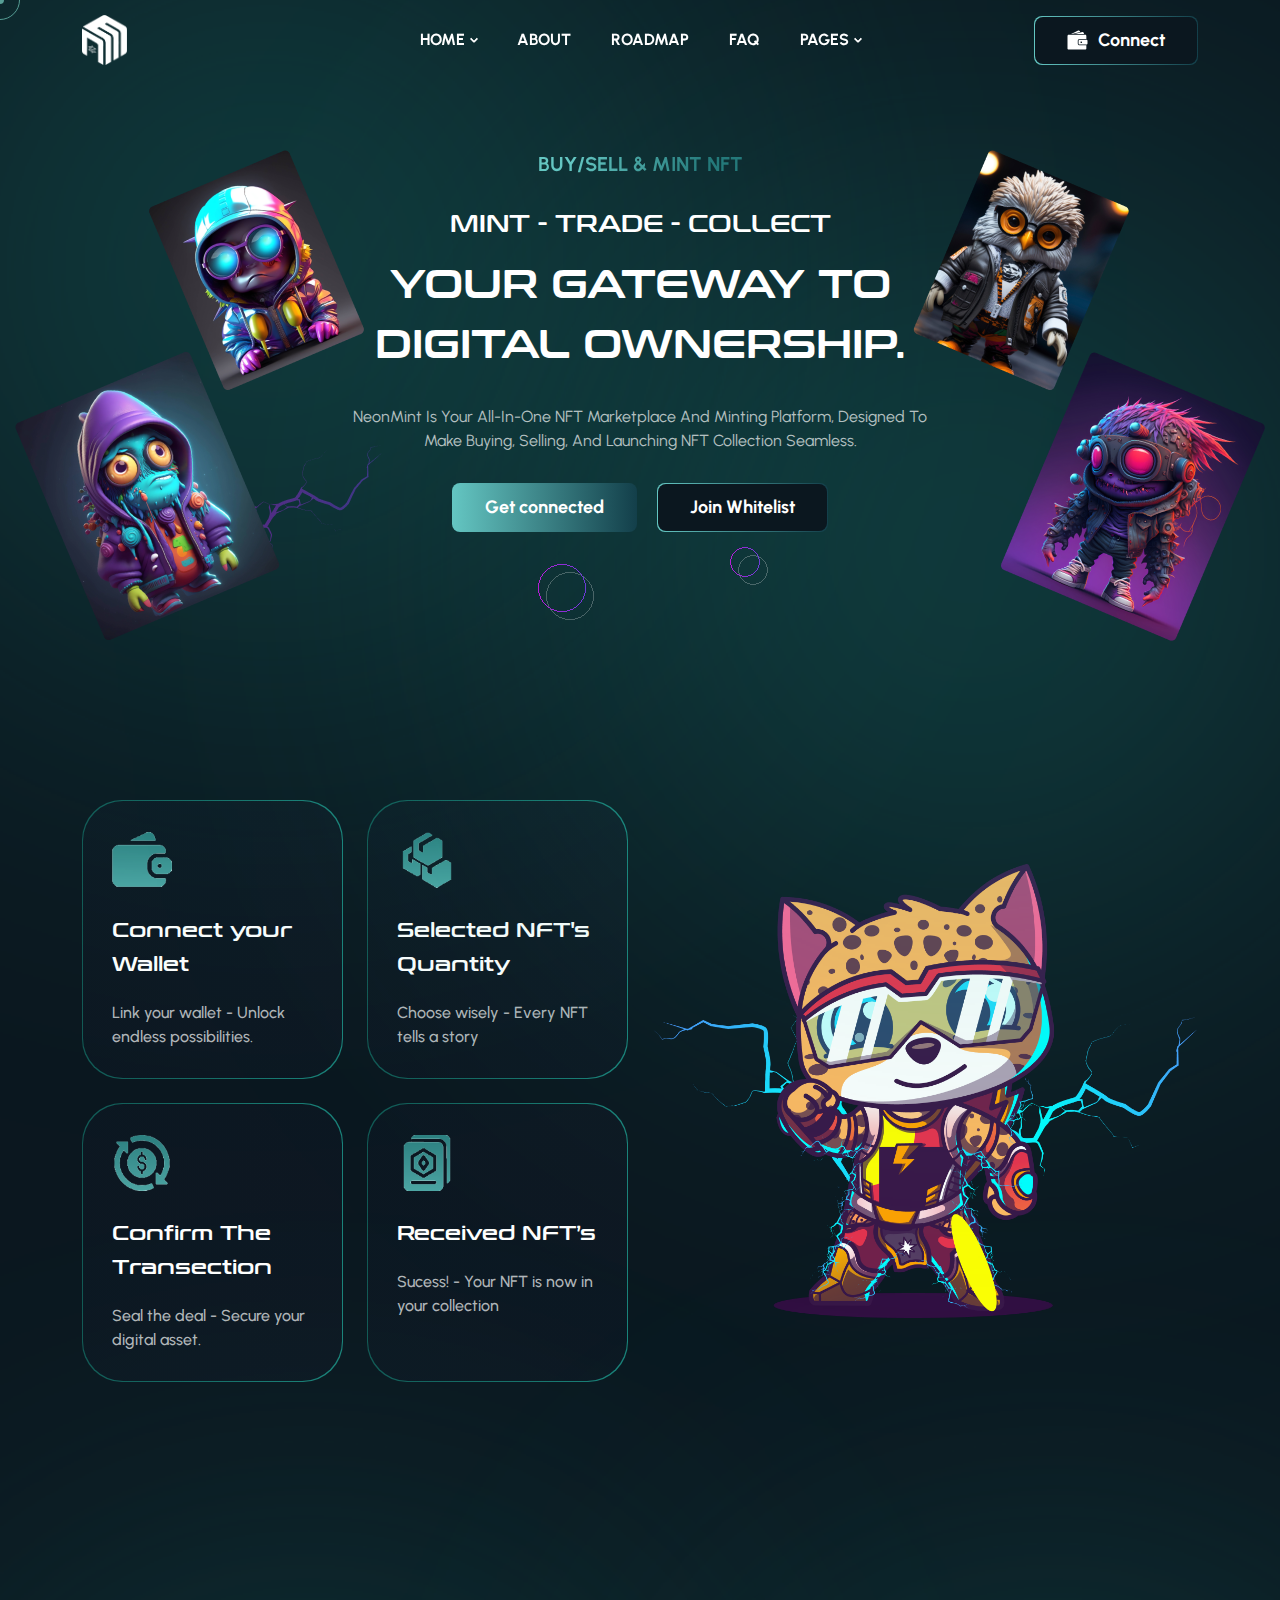
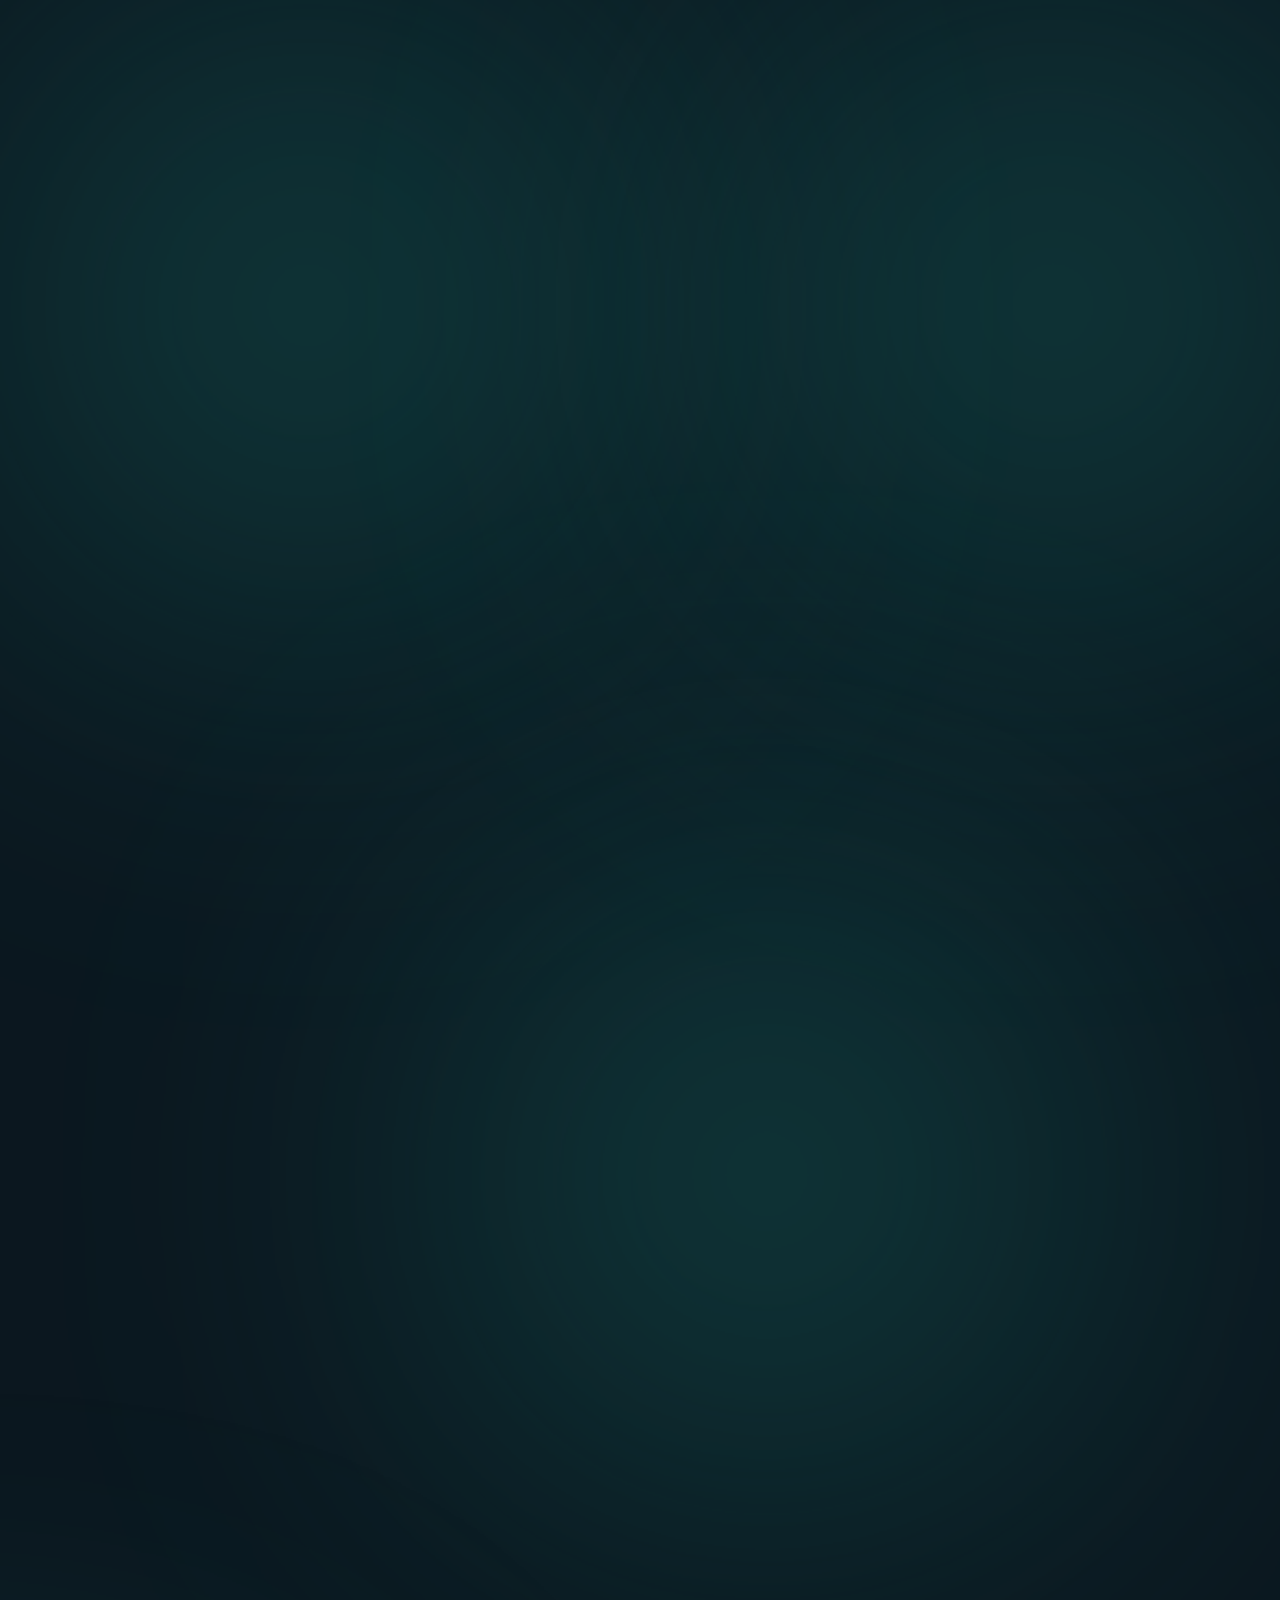
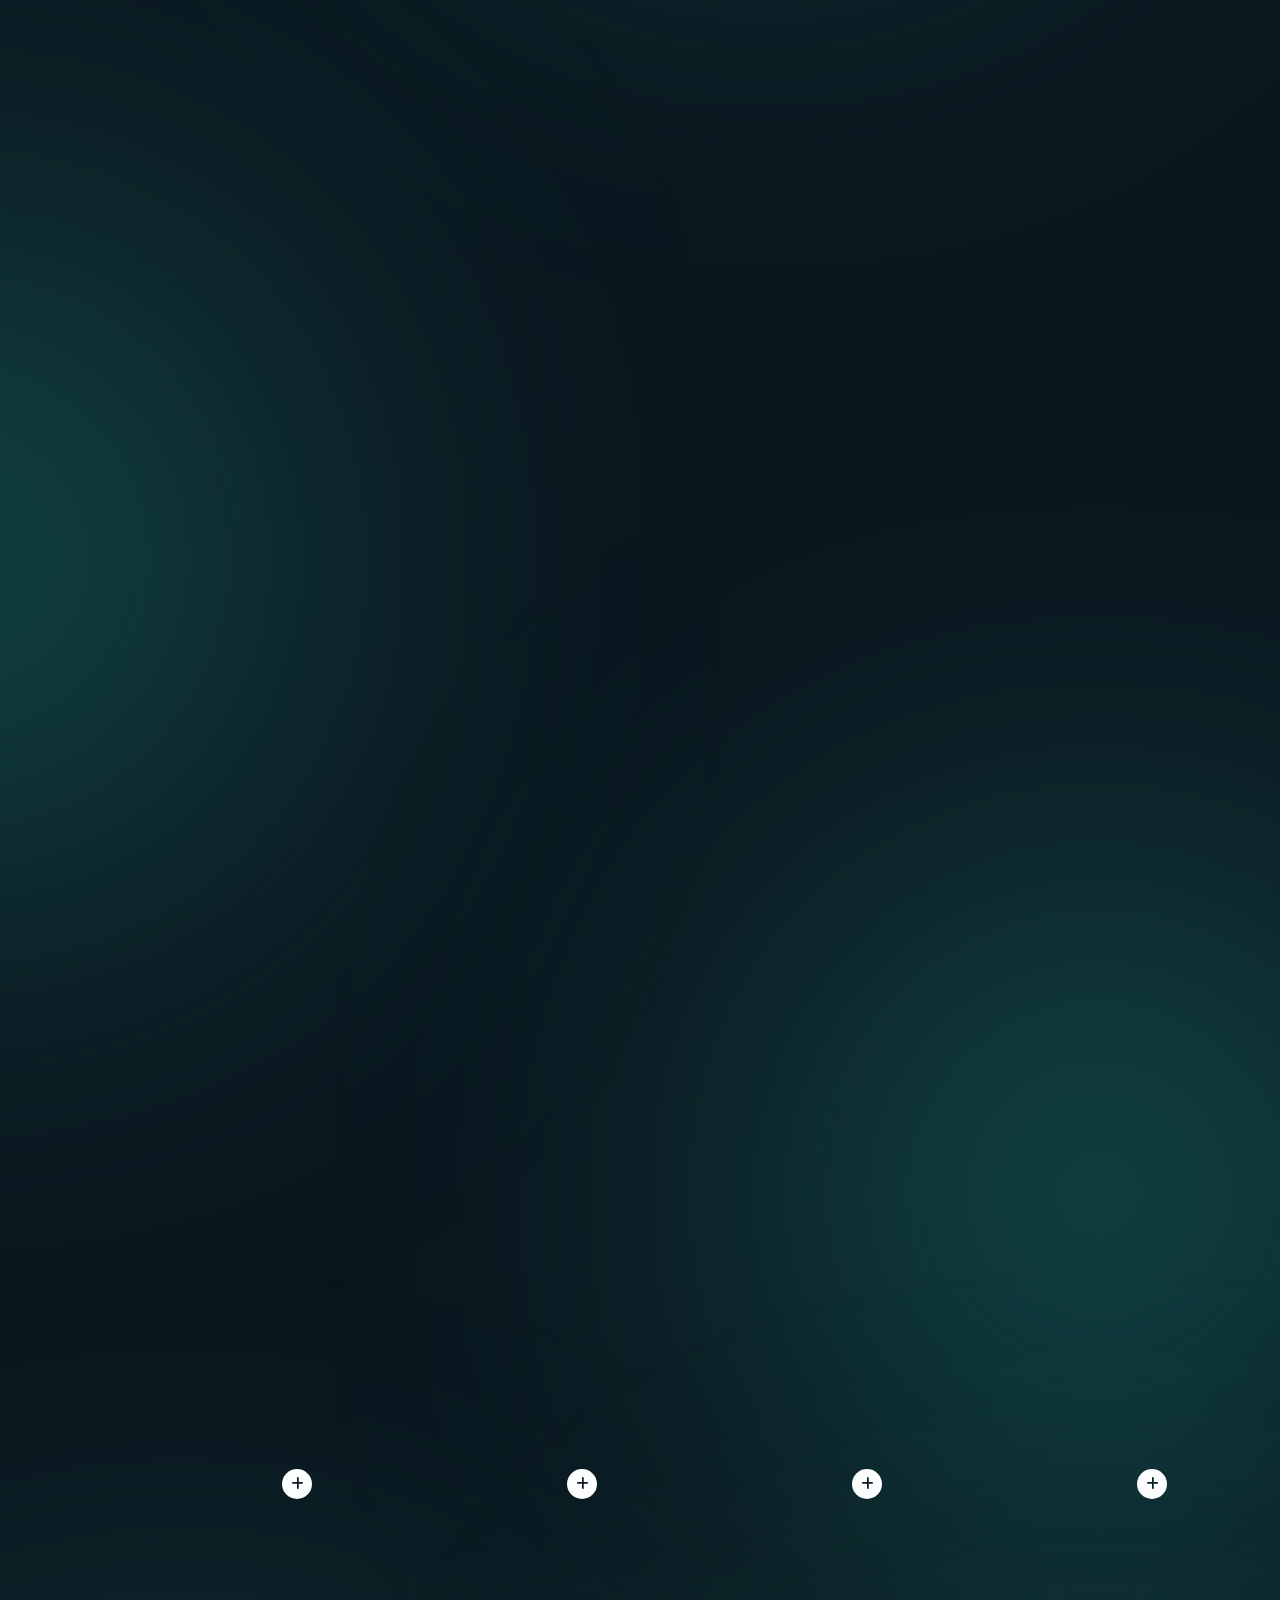
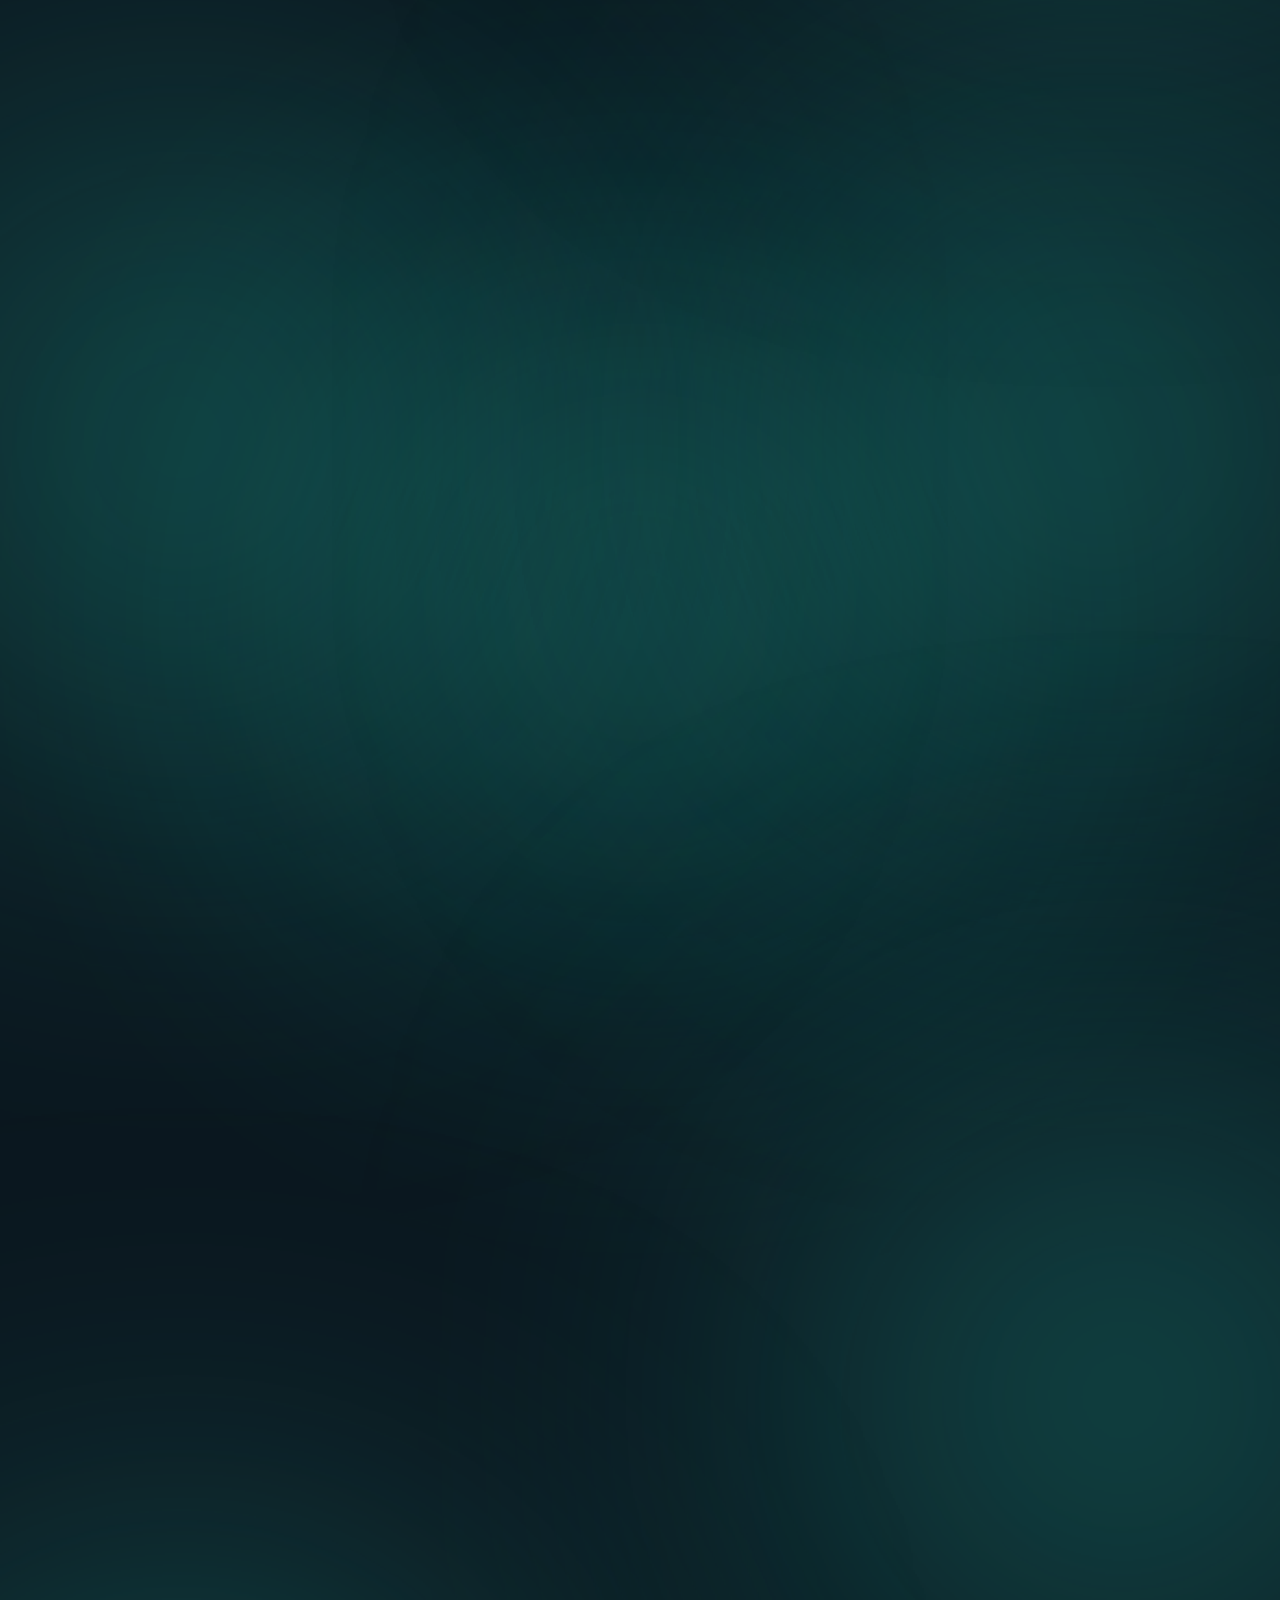
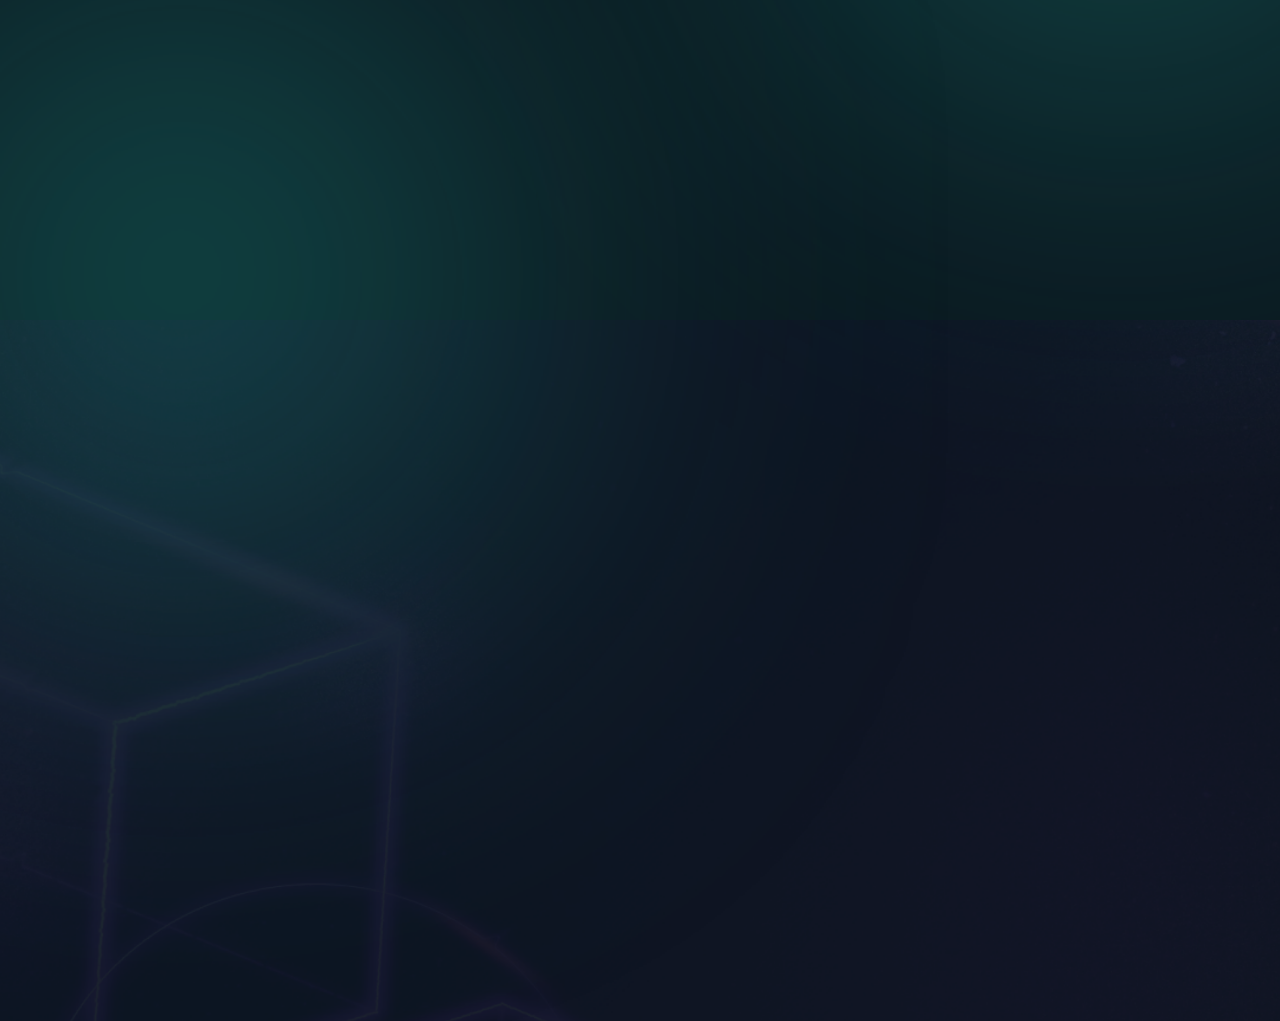
<file: index.html>
<!DOCTYPE html>
<html class="no-js" lang="en">
  <!-- Added by HTTrack --><meta
    http-equiv="content-type"
    content="text/html;charset=utf-8"
  /><!-- /Added by HTTrack -->
  <head>
    <!-- Meta Tags -->
    <meta charset="utf-8" />
    <meta http-equiv="x-ua-compatible" content="ie=edge" />
    <meta name="viewport" content="width=device-width, initial-scale=1" />
    <meta name="author" content="ThemeDox" />
    <!-- Favicon Icon -->
    <link rel="icon" href="assets/img/neon.png" />
    <!-- Site Title -->
    <title>NeonMint</title>
    <link rel="stylesheet" href="assets/css/bootstrap.min.css" />
    <link rel="stylesheet" href="assets/css/fontawesome.min.css" />
    <link rel="stylesheet" href="assets/css/animate.css" />
    <link rel="stylesheet" href="assets/css/slick.min.css" />
    <link rel="stylesheet" href="assets/css/odometer.css" />
    <link rel="stylesheet" href="assets/css/style.css" />
  </head>

  <body>
    <div class="cs_preloader cs_center cs_hero_shapes_1">
      <div class="cs_preloader_in"></div>
      <span>Loading</span>
    </div>
    <!-- Start Header Section -->
    <header class="cs_site_header cs_style_1 cs_primary_color cs_sticky_header">
      <div class="cs_main_header">
        <div class="container">
          <div class="cs_main_header_in">
            <div class="cs_main_header_left">
              <a class="cs_site_branding" href="index.html">
                <img class="logo" src="assets/img/3.png" alt="Logo" />
              </a>
            </div>
            <div class="cs_main_header_center">
              <div class="cs_nav text-uppercase">
                <ul class="cs_nav_list">
                  <li class="menu-item-has-children">
                    <a href="#home">Home</a>
                    <ul>
                      <!-- <li><a href="index.html">Home V1</a></li> -->
                      <li><a href="index.html">Home Page</a></li>
                    </ul>
                  </li>
                  <li><a href="#about">About</a></li>
                  <li><a href="#roadmap">Roadmap</a></li>
                  <li><a href="#faq">faq</a></li>
                  <li class="menu-item-has-children">
                    <a href="#">Pages</a>
                    <ul>
                      <li><a href="blog.html">Blog</a></li>
                      <li><a href="blog-details.html">Blog Details</a></li>
                    </ul>
                  </li>
                </ul>
              </div>
            </div>
            <div class="cs_main_header_right">
              <a
                href="https://x.com/dyb_eth?s=21"
                class="cs_btn cs_style_1 cs_type_1"
              >
                <span>
                  <svg
                    width="21"
                    height="20"
                    viewBox="0 0 21 20"
                    fill="none"
                    xmlns="http://www.w3.org/2000/svg"
                  >
                    <path
                      d="M5.17746 4.053L13.1505 1.8767L12.7283 1.02325C12.452 0.468501 11.7782 0.239416 11.2235 0.515666L4.08594 4.053H5.17746Z"
                      fill="currentColor"
                    />
                    <path
                      d="M15.6243 1.9375C15.5255 1.9375 15.4267 1.95098 15.3279 1.97793L13.4548 2.49L7.73438 4.05092H14.2274H17.0572L16.7069 2.76625C16.5721 2.26541 16.1184 1.9375 15.6243 1.9375Z"
                      fill="currentColor"
                    />
                    <path
                      d="M18.2249 4.83594H17.9688H17.6207H17.2726H14.6157H4.85261H3.57243H2.49439H2.2945H1.62521C1.27035 4.83594 0.953678 4.99989 0.747052 5.25817C0.652723 5.37721 0.580853 5.51421 0.540427 5.66469C0.515722 5.75901 0.5 5.85784 0.5 5.9589V6.09366V7.37384V18.471C0.5 19.0909 1.00309 19.5939 1.62296 19.5939H18.2226C18.8425 19.5939 19.3456 19.0909 19.3456 18.471V15.3379H12.6819C11.6286 15.3379 10.7729 14.4822 10.7729 13.4289V12.4002V12.0521V11.704V10.9314C10.7729 10.4148 10.9795 9.94545 11.3141 9.60182C11.6106 9.29635 12.0081 9.08973 12.4528 9.03807C12.527 9.02911 12.6033 9.0246 12.6797 9.0246H18.4113H18.7594H19.1075H19.3456V5.9589C19.3478 5.33903 18.8448 4.83594 18.2249 4.83594Z"
                      fill="currentColor"
                    />
                    <path
                      d="M20.1375 10.0989C20.0252 9.99557 19.8927 9.91696 19.7444 9.86531C19.6299 9.82715 19.5086 9.80469 19.3806 9.80469H19.3514H19.3289H18.9808H17.7253H12.6855C12.0656 9.80469 11.5625 10.3078 11.5625 10.9277V11.4869V11.835V12.1831V13.4273C11.5625 14.0472 12.0656 14.5503 12.6855 14.5503H19.3514H19.3806C19.5086 14.5503 19.6299 14.5279 19.7444 14.4897C19.8927 14.4403 20.0252 14.3594 20.1375 14.2561C20.3621 14.0517 20.5035 13.7553 20.5035 13.4274V10.9277C20.5035 10.5997 20.3621 10.3032 20.1375 10.0989ZM15.0302 12.401C15.0302 12.7109 14.7787 12.9624 14.4687 12.9624H14.0959C13.786 12.9624 13.5344 12.7109 13.5344 12.401V12.0281C13.5344 11.8485 13.6175 11.689 13.75 11.5879C13.8466 11.5138 13.9657 11.4667 14.0959 11.4667H14.1902H14.4687C14.7787 11.4667 15.0302 11.7182 15.0302 12.0281V12.401Z"
                      fill="currentColor"
                    />
                  </svg>
                  Connect
                </span>
              </a>
            </div>
          </div>
        </div>
      </div>
    </header>
    <!-- End Header Section -->
    <!-- Start Hero Section -->
    <section
      class="cs_hero cs_style_2 text-center cs_center cs_shape_wrap cs_hero_shapes_1"
      id="home"
    >
      <div class="cs_shape cs_shape_position_1"></div>
      <div class="cs_shape cs_shape_position_2"></div>
      <div class="container">
        <div
          class="cs_hero_in wow fadeIn"
          data-wow-duration="1s"
          data-wow-delay="0.3s"
        >
          <p class="cs_hero_title_up cs_gradient_color">buy/sell & mint nft</p>
          <h1 class="cs_hero_title">
            <span style="font-size: 1.5rem">Mint - trade - collect</span
            ><br />Your Gateway to digital Ownership.
          </h1>
          <p class="cs_hero_subtitle">
            NeonMint is your all-in-one NFT marketplace and minting platform,
            designed to make buying, selling, and launching NFT collection
            seamless.
          </p>
          <div class="cs_hero_btns">
            <a href="https://x.com/dyb_eth?s=21" class="cs_btn cs_style_1"
              ><span>Get connected</span></a
            >
            <a
              href="https://x.com/dyb_eth?s=21"
              class="cs_btn cs_style_1 cs_type_1"
              ><span>Join Whitelist</span></a
            >
          </div>
        </div>
        <div
          class="cs_hero_img_1 wow fadeInLeft"
          data-wow-duration="1s"
          data-wow-delay="0.5s"
        >
          <img src="assets/img/hero_img_3.png" alt="" />
        </div>
        <div
          class="cs_hero_img_2 wow fadeInRight"
          data-wow-duration="1s"
          data-wow-delay="0.5s"
        >
          <img src="assets/img/hero_img_2.png" alt="" />
        </div>
      </div>
      <div class="cs_hero_shape_1">
        <img style="color: #64c6c2" src="assets/img/hero_shape_2.svg" alt="" />
      </div>
      <div class="cs_hero_shape_2">
        <img src="assets/img/hero_shape_3.svg" alt="" />
      </div>
    </section>
    <!-- End Hero Section -->
    <!-- Start About Section -->
    <section class="cs_about cs_stype_2">
      <div class="cs_height_120 cs_height_lg_20"></div>
      <div class="container">
        <div class="row align-items-center cs_gap_y_50 cs_lg_reverse">
          <div
            class="col-xl-6 wow fadeIn"
            data-wow-duration="1s"
            data-wow-delay="0.3s"
          >
            <div class="row cs_gap_y_24">
              <div class="col-md-6">
                <div class="cs_iconbox cs_style_1 cs_type_1 cs_radius_40">
                  <div class="cs_iconbox_inner">
                    <div class="cs_iconbox_icon cs_type_1 cs_center">
                      <img src="assets/img/icons/icon.png" alt="Icon" />
                    </div>
                    <div class="cs_iconbox_text">
                      <h3 class="cs_iconbox_title">Connect your Wallet</h3>
                      <p class="cs_iconbox_subtitle cs_medium mb-0">
                        Link your wallet - Unlock endless possibilities.
                      </p>
                    </div>
                  </div>
                </div>
              </div>
              <div class="col-md-6">
                <div class="cs_iconbox cs_style_1 cs_type_1 cs_radius_40">
                  <div class="cs_iconbox_inner">
                    <div class="cs_iconbox_icon cs_type_1 cs_center">
                      <img src="assets/img/icons/icon_2.png" alt="Icon" />
                    </div>
                    <div class="cs_iconbox_text">
                      <h3 class="cs_iconbox_title">Selected NFT's Quantity</h3>
                      <p class="cs_iconbox_subtitle cs_medium mb-0">
                        Choose wisely - Every NFT tells a story
                      </p>
                    </div>
                  </div>
                </div>
              </div>
              <div class="col-md-6">
                <div class="cs_iconbox cs_style_1 cs_type_1 cs_radius_40">
                  <div class="cs_iconbox_inner">
                    <div class="cs_iconbox_icon cs_type_1 cs_center">
                      <img src="assets/img/icons/icon_3.png" alt="Icon" />
                    </div>
                    <div class="cs_iconbox_text">
                      <h3 class="cs_iconbox_title">Confirm The Transection</h3>
                      <p class="cs_iconbox_subtitle cs_medium mb-0">
                        Seal the deal - Secure your digital asset.
                      </p>
                    </div>
                  </div>
                </div>
              </div>
              <div class="col-md-6">
                <div class="cs_iconbox cs_style_1 cs_type_1 cs_radius_40">
                  <div class="cs_iconbox_inner">
                    <div class="cs_iconbox_icon cs_type_1 cs_center">
                      <img src="assets/img/icons/icon_4.png" alt="Icon" />
                    </div>
                    <div class="cs_iconbox_text">
                      <h3 class="cs_iconbox_title">Received NFT’s</h3>
                      <p class="cs_iconbox_subtitle cs_medium mb-0">
                        Sucess! - Your NFT is now in your collection
                      </p>
                    </div>
                  </div>
                </div>
              </div>
            </div>
          </div>
          <div
            class="col-xl-6 wow fadeInRight"
            data-wow-duration="1s"
            data-wow-delay="0.35s"
          >
            <div class="cs_about_thumbnail">
              <img src="assets/img/about_img_1.png" alt="About Image" />
            </div>
          </div>
        </div>
      </div>
    </section>
    <!-- Start About Section -->
    <!-- Start History Section -->
    <section
      class="cs_history cs_style_1 cs_shape_wrap cs_history_shapes_1 position-relative"
      id="about"
    >
      <div class="cs_shape cs_shape_position_2"></div>
      <div class="cs_shape cs_shape_position_3"></div>
      <div class="cs_height_120 cs_height_lg_80"></div>
      <div class="container">
        <div class="cs_section_heading cs_style_1 text-center">
          <p
            class="cs_section_subtitle_type_2 cs_semibold wow fadeIn"
            data-wow-duration="1s"
            data-wow-delay="0.2s"
          >
            About
          </p>
          <h2
            class="cs_section_title mb-0 wow fadeInUp"
            data-wow-duration="1s"
            data-wow-delay="0.35s"
          >
            About The History
          </h2>
        </div>
        <div class="cs_height_50 cs_height_lg_50"></div>
        <div class="row cs_gap_y_30 align-items-center cs_md_reverse">
          <div
            class="col-lg-6 wow fadeIn"
            data-wow-duration="1s"
            data-wow-delay="0.35s"
          >
            <div class="cs_history_content">
              <div class="cs_section_heading cs_style_1">
                <p class="cs_section_subtitle">Project Overview</p>
                <h2 class="cs_section_title mb-0">
                  Easy Step For Your Own NFT’s
                </h2>
              </div>
              <p class="cs_history_subtitle">
                We are the best digital assets marketplace for NFT’S world &
                Safe Secure Transections. Our Blockchains is the Best in the
                World.
              </p>
              <ul class="cs_list cs_style_1 cs_mp0">
                <li class="cs_list_item">
                  <span class="cs_list_icon"
                    ><img
                      class="check"
                      src="assets/img/icons/check.png"
                      alt="Icon"
                  /></span>
                  <span class="cs_list_text">Easy to Create</span>
                </li>
                <li class="cs_list_item">
                  <span class="cs_list_icon"
                    ><img
                      class="check"
                      src="assets/img/icons/check.png"
                      alt="Icon"
                  /></span>
                  <span class="cs_list_text">Safe Transections</span>
                </li>
                <li class="cs_list_item">
                  <span class="cs_list_icon"
                    ><img
                      class="check"
                      src="assets/img/icons/check.png"
                      alt="Icon"
                  /></span>
                  <span class="cs_list_text">Protect The Identity</span>
                </li>
              </ul>
              <a href="#" class="cs_btn cs_style_1"><span>Read More</span></a>
            </div>
          </div>
          <div
            class="col-lg-6 wow fadeInRight"
            data-wow-duration="1s"
            data-wow-delay="0.35s"
          >
            <div class="cs_hostory_thumbnail cs_type_1">
              <img src="assets/img/history_left_2.png" alt="Image" />
            </div>
          </div>
        </div>
      </div>
    </section>
    <!-- End History Section -->
    <!-- Start Collection Section -->
    <section
      class="cs_history cs_style_1 cs_shape_wrap cs_history_shapes_1 position-relative"
    >
      <div class="cs_shape cs_shape_position_1"></div>
      <div class="cs_height_120 cs_height_lg_80"></div>
      <div class="container-fluid">
        <div class="cs_section_heading cs_style_1 text-center">
          <p
            class="cs_section_subtitle_type_2 cs_semibold wow fadeIn"
            data-wow-duration="1s"
            data-wow-delay="0.2s"
          >
            collections
          </p>
          <h2
            class="cs_section_title mb-0 wow fadeInUp"
            data-wow-duration="1s"
            data-wow-delay="0.35s"
          >
            NeonMint’s Best Nft’s <br />
            Collections
          </h2>
        </div>
        <div class="cs_height_50 cs_height_lg_50"></div>
        <div
          class="cs_slider cs_style_1 cs_slider_gap_24 wow fadeIn"
          data-wow-duration="1s"
          data-wow-delay="0.35s"
        >
          <div
            class="cs_slider_container"
            data-autoplay="0"
            data-loop="1"
            data-speed="600"
            data-center="1"
            data-variable-width="1"
            data-slides-per-view="responsive"
            data-xxs-slides="1"
            data-xs-slides="1"
            data-sm-slides="1"
            data-md-slides="2"
            data-lg-slides="3"
            data-add-slides="3"
          >
            <div class="cs_slider_wrapper overflow_visible">
              <div class="cs_slide">
                <div class="cs_card cs_style_1">
                  <a href="#" class="cs_card_thumbnail cs_type_1 d-block">
                    <img
                      src="assets/img/collection_1.jpeg"
                      alt="Card Thumbnail"
                    />
                  </a>
                  <div class="cs_card_text cs_type_1">
                    <div class="cs_card_text_inner">
                      <h3 class="cs_card_title cs_semibold mb-0">
                        <a href="#">Dolly CC/09</a>
                      </h3>
                      <p class="cs_card_subtitle mb-0">Created By XAUDYB</p>
                    </div>
                  </div>
                </div>
              </div>
              <div class="cs_slide">
                <div class="cs_card cs_style_1">
                  <a href="#" class="cs_card_thumbnail cs_type_1 d-block">
                    <img
                      src="assets/img/collection_2.jpeg"
                      alt="Card Thumbnail"
                    />
                  </a>
                  <div class="cs_card_text cs_type_1">
                    <div class="cs_card_text_inner">
                      <h3 class="cs_card_title cs_semibold mb-0">
                        <a href="#">Dolly CC/10</a>
                      </h3>
                      <p class="cs_card_subtitle mb-0">Created By XAUDYB</p>
                    </div>
                  </div>
                </div>
              </div>
              <div class="cs_slide">
                <div class="cs_card cs_style_1">
                  <a href="#" class="cs_card_thumbnail cs_type_1 d-block">
                    <img
                      src="assets/img/collection_3.jpeg"
                      alt="Card Thumbnail"
                    />
                  </a>
                  <div class="cs_card_text cs_type_1">
                    <div class="cs_card_text_inner">
                      <h3 class="cs_card_title cs_semibold mb-0">
                        <a href="#">Metas CA/06</a>
                      </h3>
                      <p class="cs_card_subtitle mb-0">Created By XAUDYB</p>
                    </div>
                  </div>
                </div>
              </div>
              <div class="cs_slide">
                <div class="cs_card cs_style_1">
                  <a href="#" class="cs_card_thumbnail cs_type_1 d-block">
                    <img
                      src="assets/img/collection_4.jpeg"
                      alt="Card Thumbnail"
                    />
                  </a>
                  <div class="cs_card_text cs_type_1">
                    <div class="cs_card_text_inner">
                      <h3 class="cs_card_title cs_semibold mb-0">
                        <a href="#">Dollo CN/05</a>
                      </h3>
                      <p class="cs_card_subtitle mb-0">Created By XAUDYB</p>
                    </div>
                  </div>
                </div>
              </div>
              <div class="cs_slide">
                <div class="cs_card cs_style_1">
                  <a href="#" class="cs_card_thumbnail cs_type_1 d-block">
                    <img
                      src="assets/img/collection_5.jpeg"
                      alt="Card Thumbnail"
                    />
                  </a>
                  <div class="cs_card_text cs_type_1">
                    <div class="cs_card_text_inner">
                      <h3 class="cs_card_title cs_semibold mb-0">
                        <a href="#">DollIC CK/09</a>
                      </h3>
                      <p class="cs_card_subtitle mb-0">Created By XAUDYB</p>
                    </div>
                  </div>
                </div>
              </div>
              <div class="cs_slide">
                <div class="cs_card cs_style_1">
                  <a href="#" class="cs_card_thumbnail cs_type_1 d-block">
                    <img
                      src="assets/img/collection_3.jpeg"
                      alt="Card Thumbnail"
                    />
                  </a>
                  <div class="cs_card_text cs_type_1">
                    <div class="cs_card_text_inner">
                      <h3 class="cs_card_title cs_semibold mb-0">
                        <a href="#">Dolly CC/10</a>
                      </h3>
                      <p class="cs_card_subtitle mb-0">Created By XAUDYB</p>
                    </div>
                  </div>
                </div>
              </div>
            </div>
          </div>
          <div class="cs_height_50 cs_height_lg_50"></div>
          <div class="cs_slider_arrows cs_style_1">
            <div class="cs_left_arrow cs_slider_arrow cs_center">
              <i class="fa-solid fa-chevron-left"></i>
            </div>
            <div class="cs_pagination cs_style_1"></div>
            <div class="cs_right_arrow cs_slider_arrow cs_center">
              <i class="fa-solid fa-chevron-right"></i>
            </div>
          </div>
        </div>
      </div>
    </section>
    <!-- End Collection Section -->
    <!-- Start Counter -->
    <div class="cs_counter_area">
      <div class="cs_height_100 cs_height_lg_70"></div>
      <div
        class="container wow fadeIn"
        data-wow-duration="1s"
        data-wow-delay="0.35s"
      >
        <div class="cs_counter_1_wrap">
          <div class="cs_counter cs_style_1">
            <div class="cs_counter_number cs_semibold">
              <span data-count-to="365" class="odometer"></span>+
            </div>
            <p class="cs_counter_title mb-0">Total Nft’s Collections</p>
          </div>
          <div class="cs_counter cs_style_1">
            <div class="cs_counter_number cs_semibold">
              <span data-count-to="225" class="odometer"></span>+
            </div>
            <p class="cs_counter_title mb-0">Total Owners</p>
          </div>
          <div class="cs_counter cs_style_1">
            <div class="cs_counter_number cs_semibold">
              <span data-count-to="999" class="odometer"></span>+
            </div>
            <p class="cs_counter_title mb-0">Community Members</p>
          </div>
          <div class="cs_counter cs_style_1">
            <div class="cs_counter_number cs_semibold">
              <span data-count-to="47" class="odometer"></span>k
            </div>
            <p class="cs_counter_title mb-0">Volume Traded</p>
          </div>
        </div>
      </div>
    </div>
    <!-- End Counter -->
    <!-- Start Roadmap Section -->
    <section
      class="cs_shape_wrap cs_timeline_shapes_1 position-relative"
      id="roadmap"
    >
      <div class="cs_shape cs_shape_position_1"></div>
      <div class="cs_height_100 cs_height_lg_70"></div>
      <div class="container-fluid">
        <div class="cs_section_heading cs_style_1 text-center">
          <p
            class="cs_section_subtitle_type_2 cs_semibold wow fadeIn"
            data-wow-duration="1s"
            data-wow-delay="0.2s"
          >
            Roadmap
          </p>
          <h2
            class="cs_section_title mb-0 wow fadeInUp"
            data-wow-duration="1s"
            data-wow-delay="0.35s"
          >
            NeonMint’s Roadmap
          </h2>
        </div>
        <div class="cs_height_50 cs_height_lg_50"></div>
        <div
          class="cs_timeline_wrapper_2 position-relative wow fadeIn"
          data-wow-duration="1s"
          data-wow-delay="0.35s"
        >
          <div class="cs_shape_position_3">
            <img src="assets/img/vector_shape_1.png" alt="Shape" />
          </div>
          <div class="cs_shape cs_shape_position_3"></div>
          <ul class="cs_timeline_list cs_style_2 cs_mp0">
            <li class="cs_timeline_item">
              <h3 class="cs_timeline_heading">APRIL 2025</h3>
              <div class="cs_iconbox cs_style_2">
                <div class="cs_iconbox_index cs_center">01</div>
                <div class="cs_iconbox_header">
                  <h3 class="cs_iconbox_title mb-0">Launch</h3>
                  <div class="cs_iconbox_progress cs_center">0%</div>
                </div>
                <hr />
                <p class="cs_iconbox_subtitle">
                  Get ready to launch your NFT collection to the world
                  <br /><span style="font-style: italic; font-weight: 150"
                    >Coming soon</span
                  >
                </p>
              </div>
            </li>
            <li class="cs_timeline_item">
              <h3 class="cs_timeline_heading">JAN 2025</h3>
              <div class="cs_iconbox cs_style_2">
                <div class="cs_iconbox_index cs_center">02</div>
                <div class="cs_iconbox_header">
                  <h3 class="cs_iconbox_title mb-0">Production</h3>
                  <div class="cs_iconbox_progress cs_center">25 %</div>
                </div>
                <hr />
                <p class="cs_iconbox_subtitle">
                  Quality is a First. Then we are planning a Best service
                  Provider
                </p>
              </div>
            </li>
            <li class="cs_timeline_item">
              <h3 class="cs_timeline_heading">MAY 2025</h3>
              <div class="cs_iconbox cs_style_2">
                <div class="cs_iconbox_index cs_center">03</div>
                <div class="cs_iconbox_header">
                  <h3 class="cs_iconbox_title mb-0">DeFi Utilities</h3>
                  <div class="cs_iconbox_progress cs_center">50 %</div>
                </div>
                <hr />
                <p class="cs_iconbox_subtitle">
                  Unlock the power of DeFi and bring new utilities to your
                  NFT<br />
                  <span style="font-style: italic; font-weight: 150"
                    >Coming soon</span
                  >
                </p>
              </div>
            </li>
            <li class="cs_timeline_item">
              <h3 class="cs_timeline_heading">FEB 2024</h3>
              <div class="cs_iconbox cs_style_2">
                <div class="cs_iconbox_index cs_center">04</div>
                <div class="cs_iconbox_header">
                  <h3 class="cs_iconbox_title mb-0">Minting</h3>
                  <div class="cs_iconbox_progress cs_center">75 %</div>
                </div>
                <hr />
                <p class="cs_iconbox_subtitle">
                  Mint your masterpiece - Turn creativity into digital assets
                  <br />
                  <span style="font-style: italic; font-weight: 150"
                    >Coming soon</span
                  >
                </p>
              </div>
            </li>
            <li class="cs_timeline_item">
              <h3 class="cs_timeline_heading">JUN 2024</h3>
              <div class="cs_iconbox cs_style_2">
                <div class="cs_iconbox_index cs_center">05</div>
                <div class="cs_iconbox_header">
                  <h3 class="cs_iconbox_title mb-0">NFT Staking</h3>
                  <div class="cs_iconbox_progress cs_center">80 %</div>
                </div>
                <hr />
                <p class="cs_iconbox_subtitle">
                  Lock up your NFT in smart contract to earn rewards <br />
                  <span style="font-style: italic; font-weight: 150"
                    >Coming soon</span
                  >
                </p>
              </div>
            </li>
            <li class="cs_timeline_item">
              <h3 class="cs_timeline_heading">MAR 2024</h3>
              <div class="cs_iconbox cs_style_2">
                <div class="cs_iconbox_index cs_center">06</div>
                <div class="cs_iconbox_header">
                  <h3 class="cs_iconbox_title mb-0">New NFT’s</h3>
                  <div class="cs_iconbox_progress cs_center">95 %</div>
                </div>
                <hr />
                <p class="cs_iconbox_subtitle">
                  Discover the latest digital collectibles.<br />
                  <span style="font-style: italic; font-weight: 150"
                    >Coming soon</span
                  >
                </p>
              </div>
            </li>
            <li class="cs_timeline_item">
              <h3 class="cs_timeline_heading">JUL 2025</h3>
              <div class="cs_iconbox cs_style_2">
                <div class="cs_iconbox_index cs_center">07</div>
                <div class="cs_iconbox_header">
                  <h3 class="cs_iconbox_title mb-0">NFT Lending</h3>
                  <div class="cs_iconbox_progress cs_center">100 %</div>
                </div>
                <hr />
                <p class="cs_iconbox_subtitle">
                  Borrow stablecoins / cryptocurrencies with your assets
                  <br />
                  <span style="font-style: italic; font-weight: 150"
                    >Coming soon</span
                  >
                </p>
              </div>
            </li>
          </ul>
        </div>
      </div>
    </section>
    <!-- End Roadmap Section -->
    <!-- Start Team Section -->
    <section class="cs_shape_wrap cs_team_shapes_1 position-relative" id="team">
      <div class="cs_shape cs_shape_position_3"></div>
      <div class="cs_height_120 cs_height_lg_80"></div>
      <div class="container">
        <div class="cs_section_heading cs_style_1 text-center">
          <p
            class="cs_section_subtitle_type_2 cs_semibold wow fadeIn"
            data-wow-duration="1s"
            data-wow-delay="0.2s"
          >
            Team Member
          </p>
          <h2
            class="cs_section_title mb-0 wow fadeInUp"
            data-wow-duration="1s"
            data-wow-delay="0.35s"
          >
            Meet Our Team
          </h2>
        </div>
        <div class="cs_height_50 cs_height_lg_50"></div>
        <div
          class="cs_slider cs_style_1 cs_slider_gap_24 wow fadeIn"
          data-wow-duration="1s"
          data-wow-delay="0.3s"
        >
          <div
            class="cs_slider_container"
            data-autoplay="0"
            data-loop="1"
            data-speed="600"
            data-center="0"
            data-variable-width="0"
            data-slides-per-view="responsive"
            data-xxs-slides="1"
            data-xs-slides="1"
            data-sm-slides="2"
            data-md-slides="3"
            data-lg-slides="4"
            data-add-slides="4"
          >
            <div class="cs_slider_wrapper">
              <div class="cs_slide">
                <div class="cs_team cs_style_1 cs_type_1">
                  <div class="cs_team_inner">
                    <div class="cs_team_thumbnail_wrapper">
                      <div class="cs_team_thumbnail cs_center">
                        <img
                          src="assets/img/Joker NFT.jpeg"
                          alt="Team Thumbnail"
                        />
                        <div
                          class="cs_social_btns cs_style_1 position-absolute"
                        >
                          <a href="#" class="cs_center cs_share"
                            ><i class="fa-solid fa-plus"></i
                          ></a>
                          <a
                            href="https://www.facebook.com/share/15LaVwCUt8/?mibextid=LQQJ4d"
                            class="cs_center"
                            ><i class="fa-brands fa-facebook-f"></i
                          ></a>
                          <a href="https://x.com/dyb_eth?s=21" class="cs_center"
                            ><i class="fa-solid fa-x"></i
                          ></a>
                          <a
                            href="https://www.linkedin.com/in/destiny-ekosi-433912247?utm_source=share&utm_campaign=share_via&utm_content=profile&utm_medium=ios_app"
                            class="cs_center"
                            ><i class="fa-brands fa-linkedin-in"></i
                          ></a>
                        </div>
                      </div>
                    </div>
                    <div class="cs_team_bio">
                      <h3 class="cs_team_title cs_semibold">
                        <a href="#">XAU-DYB</a>
                      </h3>
                      <p class="cs_team_subtitle cs_medium mb-0">
                        Founder & Ceo
                      </p>
                    </div>
                  </div>
                </div>
              </div>
              <div class="cs_slide">
                <div class="cs_team cs_style_1 cs_type_1">
                  <div class="cs_team_inner">
                    <div class="cs_team_thumbnail_wrapper">
                      <div class="cs_team_thumbnail cs_center">
                        <img
                          src="assets/img/Joker NFT.jpeg"
                          alt="Team Thumbnail"
                        />
                        <div
                          class="cs_social_btns cs_style_1 position-absolute"
                        >
                          <a href="#" class="cs_center cs_share"
                            ><i class="fa-solid fa-plus"></i
                          ></a>
                          <a
                            href="https://www.facebook.com/share/15LaVwCUt8/?mibextid=LQQJ4d"
                            class="cs_center"
                            ><i class="fa-brands fa-facebook-f"></i
                          ></a>
                          <a href="https://x.com/dyb_eth?s=21" class="cs_center"
                            ><i class="fa-solid fa-x"></i
                          ></a>
                          <a
                            href="https://www.linkedin.com/in/destiny-ekosi-433912247?utm_source=share&utm_campaign=share_via&utm_content=profile&utm_medium=ios_app"
                            class="cs_center"
                            ><i class="fa-brands fa-linkedin-in"></i
                          ></a>
                        </div>
                      </div>
                    </div>
                    <div class="cs_team_bio">
                      <h3 class="cs_team_title cs_semibold">
                        <a href="#">XAU-DYB</a>
                      </h3>
                      <p class="cs_team_subtitle cs_medium mb-0">
                        Product Analysist
                      </p>
                    </div>
                  </div>
                </div>
              </div>
              <div class="cs_slide">
                <div class="cs_team cs_style_1 cs_type_1">
                  <div class="cs_team_inner">
                    <div class="cs_team_thumbnail_wrapper">
                      <div class="cs_team_thumbnail cs_center">
                        <img
                          src="assets/img/Joker NFT.jpeg"
                          alt="Team Thumbnail"
                        />
                        <div
                          class="cs_social_btns cs_style_1 position-absolute"
                        >
                          <a href="#" class="cs_center cs_share"
                            ><i class="fa-solid fa-plus"></i
                          ></a>
                          <a
                            href="https://www.facebook.com/share/15LaVwCUt8/?mibextid=LQQJ4d"
                            class="cs_center"
                            ><i class="fa-brands fa-facebook-f"></i
                          ></a>
                          <a href="https://x.com/dyb_eth?s=21" class="cs_center"
                            ><i class="fa-solid fa-x"></i
                          ></a>
                          <a
                            href="https://www.linkedin.com/in/destiny-ekosi-433912247?utm_source=share&utm_campaign=share_via&utm_content=profile&utm_medium=ios_app"
                            class="cs_center"
                            ><i class="fa-brands fa-linkedin-in"></i
                          ></a>
                        </div>
                      </div>
                    </div>
                    <div class="cs_team_bio">
                      <h3 class="cs_team_title cs_semibold">
                        <a href="#">XAU-DYB</a>
                      </h3>
                      <p class="cs_team_subtitle cs_medium mb-0">
                        Marketing officer
                      </p>
                    </div>
                  </div>
                </div>
              </div>
              <div class="cs_slide">
                <div class="cs_team cs_style_1 cs_type_1">
                  <div class="cs_team_inner">
                    <div class="cs_team_thumbnail_wrapper">
                      <div class="cs_team_thumbnail cs_center">
                        <img
                          src="assets/img/Joker NFT.jpeg"
                          alt="Team Thumbnail"
                        />
                        <div
                          class="cs_social_btns cs_style_1 position-absolute"
                        >
                          <a href="#" class="cs_center cs_share"
                            ><i class="fa-solid fa-plus"></i
                          ></a>
                          <a
                            href="https://www.facebook.com/share/15LaVwCUt8/?mibextid=LQQJ4d"
                            class="cs_center"
                            ><i class="fa-brands fa-facebook-f"></i
                          ></a>
                          <a href="https://x.com/dyb_eth?s=21" class="cs_center"
                            ><i class="fa-solid fa-x"></i
                          ></a>
                          <a
                            href="https://www.linkedin.com/in/destiny-ekosi-433912247?utm_source=share&utm_campaign=share_via&utm_content=profile&utm_medium=ios_app"
                            class="cs_center"
                            ><i class="fa-brands fa-linkedin-in"></i
                          ></a>
                        </div>
                      </div>
                    </div>
                    <div class="cs_team_bio">
                      <h3 class="cs_team_title cs_semibold">
                        <a href="#">XAU-DYB</a>
                      </h3>
                      <p class="cs_team_subtitle cs_medium mb-0">Artist</p>
                    </div>
                  </div>
                </div>
              </div>
              <div class="cs_slide">
                <div class="cs_team cs_style_1 cs_type_1">
                  <div class="cs_team_inner">
                    <div class="cs_team_thumbnail_wrapper">
                      <div class="cs_team_thumbnail cs_center">
                        <img
                          src="assets/img/Joker NFT.jpeg"
                          alt="Team Thumbnail"
                        />
                        <div
                          class="cs_social_btns cs_style_1 position-absolute"
                        >
                          <a href="#" class="cs_center cs_share"
                            ><i class="fa-solid fa-plus"></i
                          ></a>
                          <a
                            href="https://www.facebook.com/share/15LaVwCUt8/?mibextid=LQQJ4d"
                            class="cs_center"
                            ><i class="fa-brands fa-facebook-f"></i
                          ></a>
                          <a href="https://x.com/dyb_eth?s=21" class="cs_center"
                            ><i class="fa-solid fa-x"></i
                          ></a>
                          <a
                            href="https://www.linkedin.com/in/destiny-ekosi-433912247?utm_source=share&utm_campaign=share_via&utm_content=profile&utm_medium=ios_app"
                            class="cs_center"
                            ><i class="fa-brands fa-linkedin-in"></i
                          ></a>
                        </div>
                      </div>
                    </div>
                    <div class="cs_team_bio">
                      <h3 class="cs_team_title cs_semibold">
                        <a href="#">XAU-DYB</a>
                      </h3>
                      <p class="cs_team_subtitle cs_medium mb-0">
                        Project Manager
                      </p>
                    </div>
                  </div>
                </div>
              </div>
            </div>
          </div>
          <div class="cs_height_50 cs_height_lg_50"></div>
          <div class="cs_slider_arrows cs_style_1">
            <div class="cs_left_arrow cs_slider_arrow cs_after_hide cs_center">
              <i class="fa-solid fa-chevron-left"></i>
            </div>
            <div class="cs_pagination cs_style_1"></div>
            <div class="cs_right_arrow cs_slider_arrow cs_after_hide cs_center">
              <i class="fa-solid fa-chevron-right"></i>
            </div>
          </div>
        </div>
      </div>
    </section>
    <!-- End Team Section -->
    <!-- Start FAQ Section -->
    <section class="cs_shape_wrap cs_faq_shapes_1 position-relative" id="faq">
      <div class="cs_shape cs_shape_position_1"></div>
      <div class="cs_shape cs_shape_position_2"></div>
      <div class="cs_shape cs_shape_position_3"></div>
      <div class="cs_height_120 cs_height_lg_80"></div>
      <div class="container">
        <div class="cs_section_heading cs_style_1 text-center">
          <p
            class="cs_section_subtitle_type_2 cs_semibold wow fadeIn"
            data-wow-duration="1s"
            data-wow-delay="0.2s"
          >
            FAQS
          </p>
          <h2
            class="cs_section_title mb-0 wow fadeInUp"
            data-wow-duration="1s"
            data-wow-delay="0.35s"
          >
            Our Expert Answers
          </h2>
        </div>
        <div class="cs_height_50 cs_height_lg_50"></div>
        <div
          class="container wow fadeIn"
          data-wow-duration="1s"
          data-wow-delay="0.35s"
        >
          <div class="row cs_gap_y_24">
            <div class="col-lg-6">
              <div class="cs_accordian cs_style_1">
                <h3 class="cs_accordian_head cs_semibold mb-0">
                  How to Create a Nft Profile?
                  <span class="cs_accordian_toggle cs_center">
                    <i class="fa-solid fa-chevron-down"></i>
                  </span>
                </h3>
                <div class="cs_accordian_body">
                  Install a wallet like Metamask (Eth or Pol) or Phantom(Sol) -
                  Secure seed phrase - Buy Eth, Sol, or Matic (depending on the
                  blockchain yoou want to use) - Open NeonMint dApp - Connect
                  wallet - Go to profile settings and customize your profile -
                  Start Exploring and minting..
                </div>
              </div>
              <div class="cs_accordian cs_style_1">
                <h3 class="cs_accordian_head cs_semibold mb-0">
                  Who are the Owners the NFT Market?
                  <span class="cs_accordian_toggle cs_center">
                    <i class="fa-solid fa-chevron-down"></i>
                  </span>
                </h3>
                <div class="cs_accordian_body">
                  The NFT market is decentralized, meaning no single entity owns
                  the entire space. However, different marketplace dominate the
                  industry each with its own ownership and governance structure
                </div>
              </div>
              <div class="cs_accordian cs_style_1">
                <h3 class="cs_accordian_head cs_semibold mb-0">
                  How do I Mint Nfts?
                  <span class="cs_accordian_toggle cs_center">
                    <i class="fa-solid fa-chevron-down"></i>
                  </span>
                </h3>
                <div class="cs_accordian_body">
                  Minting an NFT means creating a unique digital assets on the
                  blockchain. Here's a step by step guide <br />
                  Set up a Crypto wallet - Add funds for gas fees - choose an
                  NFT marketplace or minting platform(NeonMint) - Create or
                  upload your NFT - Choose Blockchain & minting options - Pay
                  minting fee & confirm transaction - Your NFT is now live.
                </div>
              </div>
              <div class="cs_accordian cs_style_1">
                <h3 class="cs_accordian_head cs_semibold mb-0">
                  How Can I Support the NFT Ecosystem?
                  <span class="cs_accordian_toggle cs_center">
                    <i class="fa-solid fa-chevron-down"></i>
                  </span>
                </h3>
                <div class="cs_accordian_body">
                  Engage with NeonMint, Buy, sell or mint NFT's - Purchase
                  NFTS's from legit artists and projects instead of just
                  flipping for profits - Join the NeonMint community - Provide
                  Liquidity and staking - Build or contribute to NFT
                  infrastructure - Educate and onboard new users - Advocate for
                  fair practices
                </div>
              </div>
            </div>
            <div class="col-lg-6">
              <div class="cs_accordian cs_style_1">
                <h3 class="cs_accordian_head cs_semibold mb-0">
                  How can I Buy NFT and Deposits?
                  <span class="cs_accordian_toggle cs_center">
                    <i class="fa-solid fa-chevron-down"></i>
                  </span>
                </h3>
                <div class="cs_accordian_body">
                  Install a compatible crypto wallet - Secure seed phrase -
                  Purchase Eth/Sol - Open NeonMint dApp - connect wallet -
                  Find/Browse for the NFT - check price & ownership history -
                  Click "Buy Now" or place a bid (if it's an auction) - Approve
                  transaction - And Done
                </div>
              </div>
              <div class="cs_accordian cs_style_1">
                <h3 class="cs_accordian_head cs_semibold mb-0">
                  Which Nfts Marketplace is the Best?
                  <span class="cs_accordian_toggle cs_center">
                    <i class="fa-solid fa-chevron-down"></i>
                  </span>
                </h3>
                <div class="cs_accordian_body">
                  NeonMint is the next-gen NFT marketplace and minting platform,
                  designed for seamless trading, easy minting and ultra-low gas
                  fees. WHY CHOOSE NEONMINT? <br />Optmized for affordable
                  transactions making NFT trading and minting cost-effective -
                  Combined all-in-one platform offering a smooth user experince
                  - No coding needed; creators can launch collections in just a
                  few clicks - Built for high-speed transactions with minimal
                  costs - Designed for both beginners and pro traders
                </div>
              </div>
              <div class="cs_accordian cs_style_1">
                <h3 class="cs_accordian_head cs_semibold mb-0">
                  How Much does it cost to mint an NFT on NeonMint?
                  <span class="cs_accordian_toggle cs_center">
                    <i class="fa-solid fa-chevron-down"></i>
                  </span>
                </h3>
                <div class="cs_accordian_body">
                  Minting costs vary by blockchain, but NeonMint is optimized
                  for ultra-low gas fees, making it cheaper than most
                  competitors
                </div>
              </div>
            </div>
          </div>
        </div>
      </div>
    </section>
    <!-- End FAQ Section -->
    <!-- Start Blog Section -->
    <section class="cs_shape_wrap cs_blog_shapes_1 position-relative">
      <div class="cs_shape cs_shape_position_1"></div>
      <div class="cs_height_120 cs_height_lg_80"></div>
      <div class="container">
        <div class="cs_section_heading cs_style_1 text-center">
          <h2
            class="cs_section_title mb-0 wow fadeInUp"
            data-wow-duration="1s"
            data-wow-delay="0.35s"
          >
            Discover our latest <br />
            trends
          </h2>
        </div>
        <div class="cs_height_50 cs_height_lg_50"></div>
        <div class="container">
          <div class="row cs_gap_y_24">
            <div
              class="col-lg-4 wow fadeIn"
              data-wow-duration="1s"
              data-wow-delay="0.2s"
            >
              <div class="cs_post cs_style_1">
                <div class="cs_post_inner">
                  <a href="blog-details.html" class="cs_post_thumbnail cs_zoom">
                    <img
                      src="assets/img/post_1.jpeg"
                      alt="Post Thumbnail"
                      class="cs_zoom_in"
                    />
                  </a>
                  <div class="cs_post_content">
                    <div class="cs_post_meta_wrapper">
                      <div class="cs_post_meta cs_semibold">Dec 17, 2024</div>
                      <div class="cs_post_meta_separator"></div>
                      <div class="cs_post_meta cs_semibold">BY ADMIN</div>
                    </div>
                    <h3 class="cs_post_title cs_semibold mb-0">
                      <a href="blog-details.html"
                        >Do NFT’s Assets For your Next Plan</a
                      >
                    </h3>
                  </div>
                </div>
              </div>
            </div>
            <div
              class="col-lg-4 wow fadeIn"
              data-wow-duration="1s"
              data-wow-delay="0.4s"
            >
              <div class="cs_post cs_style_1">
                <div class="cs_post_inner">
                  <a href="blog-details.html" class="cs_post_thumbnail cs_zoom">
                    <img
                      src="assets/img/post_2.jpeg"
                      alt="Post Thumbnail"
                      class="cs_zoom_in"
                    />
                  </a>
                  <div class="cs_post_content">
                    <div class="cs_post_meta_wrapper">
                      <div class="cs_post_meta cs_semibold">Dec 17, 2024</div>
                      <div class="cs_post_meta_separator"></div>
                      <div class="cs_post_meta cs_semibold">BY ADMIN</div>
                    </div>
                    <h3 class="cs_post_title cs_semibold mb-0">
                      <a href="blog-details.html"
                        >How to Process of Buying NFT’s</a
                      >
                    </h3>
                  </div>
                </div>
              </div>
            </div>
            <div
              class="col-lg-4 wow fadeIn"
              data-wow-duration="1s"
              data-wow-delay="0.5s"
            >
              <div class="cs_post cs_style_1">
                <div class="cs_post_inner">
                  <a href="blog-details.html" class="cs_post_thumbnail cs_zoom">
                    <img
                      src="assets/img/post_3.jpeg"
                      alt="Post Thumbnail"
                      class="cs_zoom_in"
                    />
                  </a>
                  <div class="cs_post_content">
                    <div class="cs_post_meta_wrapper">
                      <div class="cs_post_meta cs_semibold">Dec 17, 2024</div>
                      <div class="cs_post_meta_separator"></div>
                      <div class="cs_post_meta cs_semibold">BY ADMIN</div>
                    </div>
                    <h3 class="cs_post_title cs_semibold mb-0">
                      <a href="blog-details.html"
                        >Sell NFT’s Process of Cash Pay.</a
                      >
                    </h3>
                  </div>
                </div>
              </div>
            </div>
          </div>
        </div>
      </div>
      <div class="cs_height_62 cs_height_lg_22"></div>
    </section>
    <!-- End Blog Section -->
    <!-- Start Footer Section -->
    <footer
      class="cs_footer cs_bg_filed cs_shape_wrap cs_footer_shapes_1"
      data-src="assets/img/footer_bg.png"
    >
      <div class="cs_shape cs_shape_position_1"></div>
      <div
        class="container wow fadeIn"
        data-wow-duration="1s"
        data-wow-delay="0.2s"
      >
        <div class="cs_cta cs_style_1 cs_type_1" data-src="assets/img/b.png">
          <div class="cs_cta_in">
            <h2 class="cs_cta_title">Join our community for Update News</h2>
            <p class="cs_cta_subtitle">
              Be part of the future of NFTs by joining the NeonMint community -
              where creators, collectors, and web3 enthusiasts connect and grow
              together.
            </p>
            <a href="https://x.com/dyb_eth?s=21" class="cs_btn cs_style_1"
              ><span>Join Now</span></a
            >
          </div>
        </div>
      </div>
      <div
        class="container wow fadeIn"
        data-wow-duration="1s"
        data-wow-delay="0.35s"
      >
        <div class="cs_footer_row">
          <div class="cs_footer_col">
            <div class="cs_footer_widget">
              <div class="cs_text_widget">
                <img style="height: 60px" src="assets/img/2.png" alt="" />
                <p>
                  In the ever-evolving world of Web3, NeonMint stands as a
                  cutting-edge platform designed to empower creators,
                  collectors, and traders in the NFT space.
                </p>
                <div class="cs_social_btns">
                  <a
                    href="
                  https://www.facebook.com/share/15LaVwCUt8/?mibextid=LQQJ4d"
                    class="cs_center"
                    ><i class="fa-brands fa-facebook-f"></i
                  ></a>
                  <a
                    href="
                  http://wa.me/2348125863141"
                    class="cs_center"
                    ><i class="fa-brands fa-whatsapp"></i
                  ></a>
                  <a
                    href="https://t.me/dybfx
                  "
                    class="cs_center"
                    ><i class="fa-brands fa-telegram"></i
                  ></a>
                  <a
                    href="https://www.linkedin.com/in/destiny-ekosi-433912247?utm_source=share&utm_campaign=share_via&utm_content=profile&utm_medium=ios_app"
                    class="cs_center"
                    ><i class="fa-brands fa-linkedin-in"></i
                  ></a>
                </div>
              </div>
            </div>
          </div>
          <div class="cs_footer_col">
            <div class="cs_footer_widget">
              <h2 class="cs_footer_widget_title">My Account</h2>
              <ul class="cs_footer_menu">
                <li><a href="#">Authors</a></li>
                <li><a href="#">Collection</a></li>
                <li><a href="#">Author Profile</a></li>
                <li><a href="#">Create Collection</a></li>
              </ul>
            </div>
          </div>
          <div class="cs_footer_col">
            <div class="cs_footer_widget">
              <h2 class="cs_footer_widget_title">Resource</h2>
              <ul class="cs_footer_menu">
                <li><a href="#">Help & Support</a></li>
                <li><a href="#">Live Actions</a></li>
                <li><a href="#">Item Details</a></li>
                <li><a href="#">Activity</a></li>
              </ul>
            </div>
          </div>
          <div class="cs_footer_col">
            <div class="cs_footer_widget">
              <h2 class="cs_footer_widget_title">Company</h2>
              <ul class="cs_footer_menu">
                <li><a href="#">About Us</a></li>
                <li><a href="#">Contact Us</a></li>
                <li><a href="#">Our Blog</a></li>
                <li><a href="#">Discover</a></li>
              </ul>
            </div>
          </div>
          <div class="cs_footer_col">
            <div class="cs_footer_widget">
              <h2 class="cs_footer_widget_title">Subscribe us</h2>
              <form action="#" class="cs_newsletter">
                <input
                  type="text"
                  placeholder="Email Here"
                  class="cs_newsletter_input"
                />
                <button class="cs_newsletter_btn">
                  <a href="mailto:smartdestiny246@gmail.com">
                    <i class="fa-solid fa-paper-plane"></i>
                  </a>
                </button>
              </form>
            </div>
          </div>
        </div>
        <div class="cs_footer_bottom">
          <p class="mb-0 cs_copyright">
            Copyright 2025 ©XAU-DYB | All Right Reserved
          </p>
          <ul class="cs_footer_menu">
            <li><a href="#">Privacy & Policy</a></li>
            <li><a href="#">Terms & Conditions</a></li>
          </ul>
        </div>
      </div>
    </footer>
    <!-- End Footer Section -->

    <!-- Script -->
    <script src="assets/js/jquery-3.6.0.min.js"></script>
    <script src="assets/js/gsap.min.js"></script>
    <script src="assets/js/wow.min.js"></script>
    <script src="assets/js/jquery.slick.min.js"></script>
    <script src="assets/js/odometer.js"></script>
    <script src="assets/js/main.js"></script>
  </body>
</html>
</file>
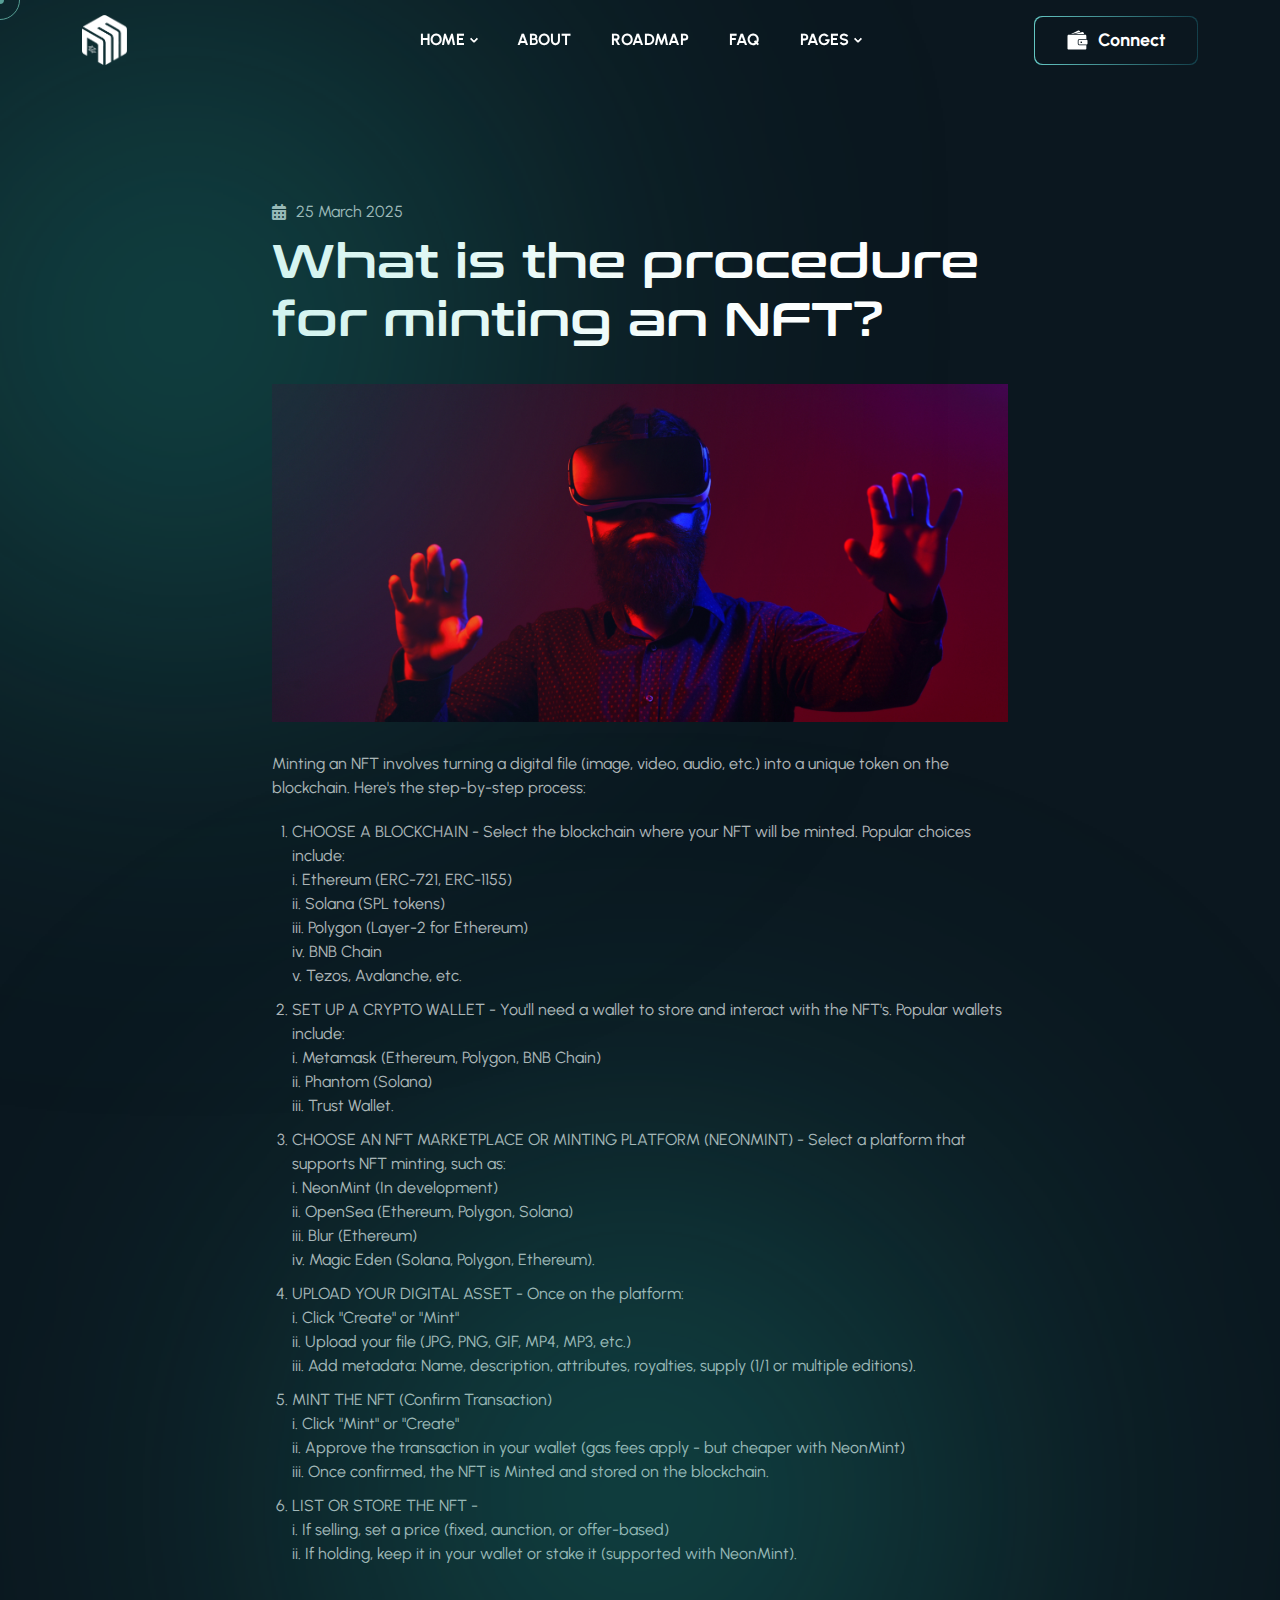
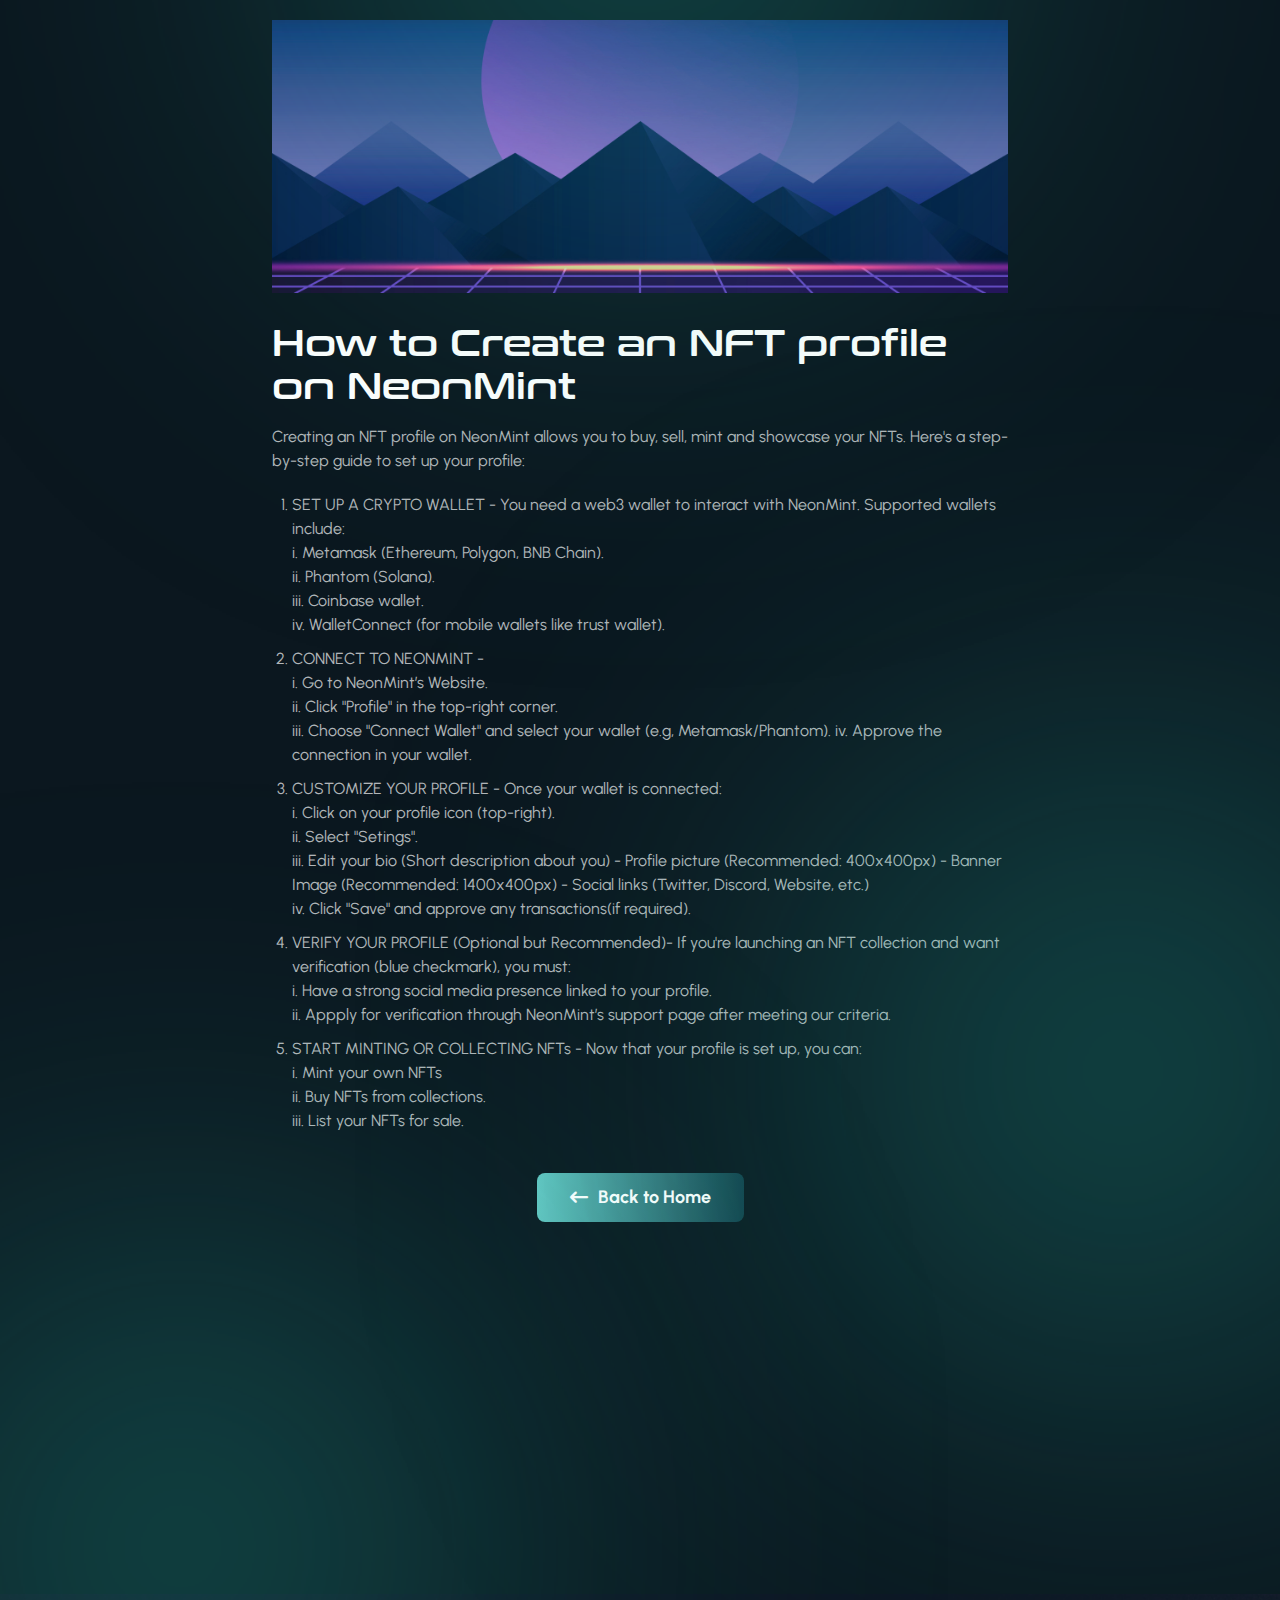
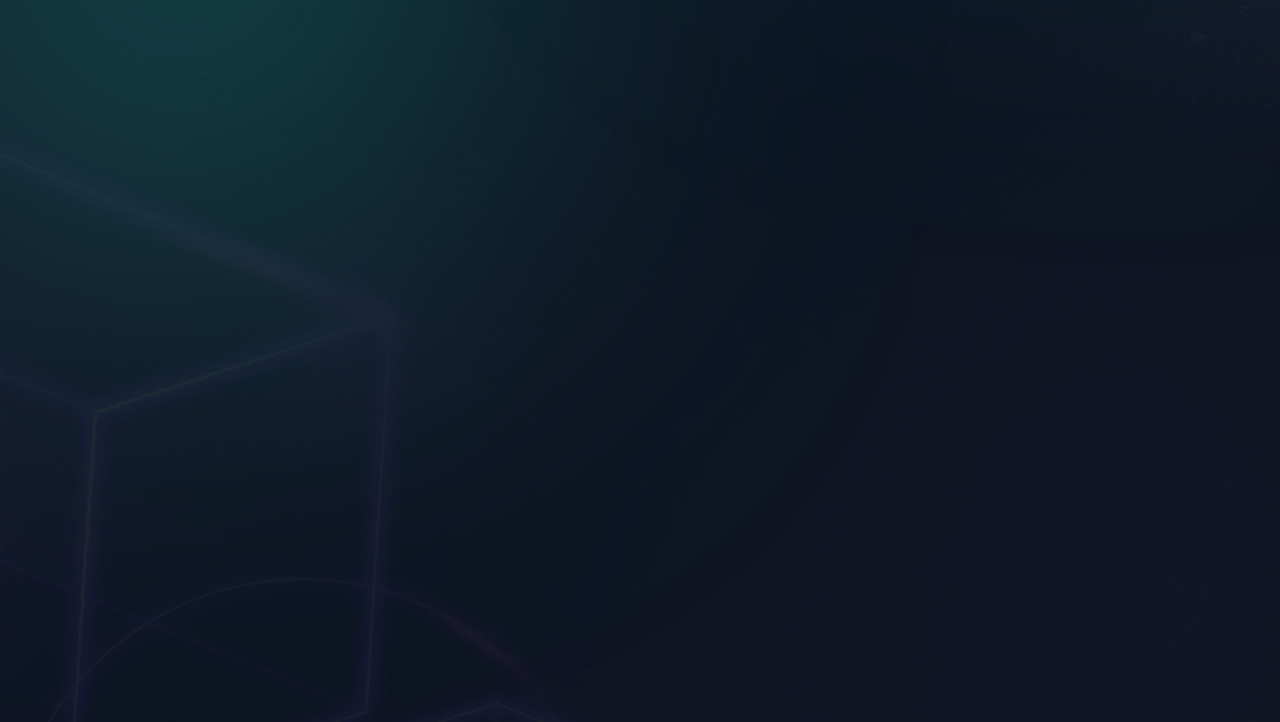
<file: blog-details.html>
<!DOCTYPE html>
<html class="no-js" lang="en">
  <!-- Mirrored from renft-html.vercel.app/blog-details.html by HTTrack Website Copier/3.x [XR&CO'2014], Wed, 26 Mar 2025 08:24:05 GMT -->
  <!-- Added by HTTrack --><meta
    http-equiv="content-type"
    content="text/html;charset=utf-8"
  /><!-- /Added by HTTrack -->
  <head>
    <!-- Meta Tags -->
    <meta charset="utf-8" />
    <meta http-equiv="x-ua-compatible" content="ie=edge" />
    <meta name="viewport" content="width=device-width, initial-scale=1" />
    <meta name="author" content="ThemeDox" />
    <!-- Favicon Icon -->
    <link rel="icon" href="assets/img/neon.png" />
    <!-- Site Title -->
    <title>NeonMint</title>
    <link rel="stylesheet" href="assets/css/bootstrap.min.css" />
    <link rel="stylesheet" href="assets/css/fontawesome.min.css" />
    <link rel="stylesheet" href="assets/css/animate.css" />
    <link rel="stylesheet" href="assets/css/slick.min.css" />
    <link rel="stylesheet" href="assets/css/odometer.css" />
    <link rel="stylesheet" href="assets/css/style.css" />
  </head>

  <body>
    <div class="cs_preloader cs_center cs_hero_shapes_1">
      <div class="cs_preloader_in"></div>
      <span>Loading</span>
    </div>
    <!-- Start Header Section -->
    <header class="cs_site_header cs_style_1 cs_primary_color cs_sticky_header">
      <div class="cs_main_header">
        <div class="container">
          <div class="cs_main_header_in">
            <div class="cs_main_header_left">
              <a class="cs_site_branding" href="index.html">
                <img class="logo" src="assets/img/3.png" alt="Logo" />
              </a>
            </div>
            <div class="cs_main_header_center">
              <div class="cs_nav text-uppercase">
                <ul class="cs_nav_list">
                  <li class="menu-item-has-children">
                    <a href="index.html#home">Home</a>
                    <ul>
                      <li><a href="index.html">Home</a></li>
                      <!-- <li><a href="index-v2.html">Home V2</a></li> -->
                    </ul>
                  </li>
                  <li><a href="index.html#about">About</a></li>
                  <li><a href="index.html#roadmap">Roadmap</a></li>
                  <li><a href="index.html#faq">faq</a></li>
                  <li class="menu-item-has-children">
                    <a href="#">Pages</a>
                    <ul>
                      <li><a href="blog.html">Blog</a></li>
                      <li><a href="blog-details.html">Blog Details</a></li>
                    </ul>
                  </li>
                </ul>
              </div>
            </div>
            <div class="cs_main_header_right">
              <a
                href="https://x.com/dyb_eth?s=21"
                class="cs_btn cs_style_1 cs_type_1"
              >
                <span>
                  <svg
                    width="21"
                    height="20"
                    viewBox="0 0 21 20"
                    fill="none"
                    xmlns="http://www.w3.org/2000/svg"
                  >
                    <path
                      d="M5.17746 4.053L13.1505 1.8767L12.7283 1.02325C12.452 0.468501 11.7782 0.239416 11.2235 0.515666L4.08594 4.053H5.17746Z"
                      fill="currentColor"
                    />
                    <path
                      d="M15.6243 1.9375C15.5255 1.9375 15.4267 1.95098 15.3279 1.97793L13.4548 2.49L7.73438 4.05092H14.2274H17.0572L16.7069 2.76625C16.5721 2.26541 16.1184 1.9375 15.6243 1.9375Z"
                      fill="currentColor"
                    />
                    <path
                      d="M18.2249 4.83594H17.9688H17.6207H17.2726H14.6157H4.85261H3.57243H2.49439H2.2945H1.62521C1.27035 4.83594 0.953678 4.99989 0.747052 5.25817C0.652723 5.37721 0.580853 5.51421 0.540427 5.66469C0.515722 5.75901 0.5 5.85784 0.5 5.9589V6.09366V7.37384V18.471C0.5 19.0909 1.00309 19.5939 1.62296 19.5939H18.2226C18.8425 19.5939 19.3456 19.0909 19.3456 18.471V15.3379H12.6819C11.6286 15.3379 10.7729 14.4822 10.7729 13.4289V12.4002V12.0521V11.704V10.9314C10.7729 10.4148 10.9795 9.94545 11.3141 9.60182C11.6106 9.29635 12.0081 9.08973 12.4528 9.03807C12.527 9.02911 12.6033 9.0246 12.6797 9.0246H18.4113H18.7594H19.1075H19.3456V5.9589C19.3478 5.33903 18.8448 4.83594 18.2249 4.83594Z"
                      fill="currentColor"
                    />
                    <path
                      d="M20.1375 10.0989C20.0252 9.99557 19.8927 9.91696 19.7444 9.86531C19.6299 9.82715 19.5086 9.80469 19.3806 9.80469H19.3514H19.3289H18.9808H17.7253H12.6855C12.0656 9.80469 11.5625 10.3078 11.5625 10.9277V11.4869V11.835V12.1831V13.4273C11.5625 14.0472 12.0656 14.5503 12.6855 14.5503H19.3514H19.3806C19.5086 14.5503 19.6299 14.5279 19.7444 14.4897C19.8927 14.4403 20.0252 14.3594 20.1375 14.2561C20.3621 14.0517 20.5035 13.7553 20.5035 13.4274V10.9277C20.5035 10.5997 20.3621 10.3032 20.1375 10.0989ZM15.0302 12.401C15.0302 12.7109 14.7787 12.9624 14.4687 12.9624H14.0959C13.786 12.9624 13.5344 12.7109 13.5344 12.401V12.0281C13.5344 11.8485 13.6175 11.689 13.75 11.5879C13.8466 11.5138 13.9657 11.4667 14.0959 11.4667H14.1902H14.4687C14.7787 11.4667 15.0302 11.7182 15.0302 12.0281V12.401Z"
                      fill="currentColor"
                    />
                  </svg>
                  Connect
                </span>
              </a>
            </div>
          </div>
        </div>
      </div>
    </header>
    <div class="cs_height_80 cs_height_lg_80"></div>
    <!-- End Header Section -->
    <!-- Start Blog Details Section -->
    <section class="cs_shape_wrap cs_blog_shapes_1 position-relative">
      <div class="cs_shape cs_shape_position_1"></div>
      <div class="cs_shape cs_shape_position_2"></div>
      <div class="cs_shape cs_shape_position_3"></div>
      <div class="cs_height_120 cs_height_lg_80"></div>
      <div
        class="container wow fadeIn"
        data-wow-duration="1s"
        data-wow-delay="0.35s"
      >
        <div class="row">
          <div class="col-lg-8 offset-lg-2">
            <div class="cs_blog_details">
              <div class="cs_posted_by">
                <i class="fa-solid fa-calendar-days"></i> 25 March 2025
              </div>
              <div class="cs_height_10 cs_height_lg_10"></div>
              <h1>What is the procedure for minting an NFT?</h1>
              <div class="cs_height_15 cs_height_lg_15"></div>
              <img src="assets/img/post_details_1.jpeg" alt="Image" />
              <p>
                Minting an NFT involves turning a digital file (image, video,
                audio, etc.) into a unique token on the blockchain. Here's the
                step-by-step process:
              </p>
              <ol>
                <li>
                  CHOOSE A BLOCKCHAIN - Select the blockchain where your NFT
                  will be minted. Popular choices include: <br />i. Ethereum
                  (ERC-721, ERC-1155) <br />
                  ii. Solana (SPL tokens) <br />iii. Polygon (Layer-2 for
                  Ethereum) <br />iv. BNB Chain <br />v. Tezos, Avalanche, etc.
                </li>
                <li>
                  SET UP A CRYPTO WALLET - You'll need a wallet to store and
                  interact with the NFT's. Popular wallets include: <br />i.
                  Metamask (Ethereum, Polygon, BNB Chain) <br />
                  ii. Phantom (Solana) <br />iii. Trust Wallet.
                </li>
                <li>
                  CHOOSE AN NFT MARKETPLACE OR MINTING PLATFORM (NEONMINT) -
                  Select a platform that supports NFT minting, such as: <br />i.
                  NeonMint (In development) <br />ii. OpenSea (Ethereum,
                  Polygon, Solana) <br />
                  iii. Blur (Ethereum) <br />iv. Magic Eden (Solana, Polygon,
                  Ethereum).
                </li>
                <li>
                  UPLOAD YOUR DIGITAL ASSET - Once on the platform: <br />
                  i. Click "Create" or "Mint" <br />ii. Upload your file (JPG,
                  PNG, GIF, MP4, MP3, etc.) <br />iii. Add metadata: Name,
                  description, attributes, royalties, supply (1/1 or multiple
                  editions).
                </li>
                <li>
                  MINT THE NFT (Confirm Transaction) <br />i. Click "Mint" or
                  "Create" <br />ii. Approve the transaction in your wallet (gas
                  fees apply - but cheaper with NeonMint) <br />iii. Once
                  confirmed, the NFT is Minted and stored on the blockchain.
                </li>
                <li>
                  LIST OR STORE THE NFT - <br />i. If selling, set a price
                  (fixed, aunction, or offer-based) <br />ii. If holding, keep
                  it in your wallet or stake it (supported with NeonMint).
                </li>
                <br />
              </ol>
              <img src="assets/img/post_details_2.jpeg" alt="Post Image" />
              <h2>How to Create an NFT profile on NeonMint</h2>
              <p>
                Creating an NFT profile on NeonMint allows you to buy, sell,
                mint and showcase your NFTs. Here's a step-by-step guide to set
                up your profile:
              </p>
              <ol>
                <li>
                  SET UP A CRYPTO WALLET - You need a web3 wallet to interact
                  with NeonMint. Supported wallets include: <br />i. Metamask
                  (Ethereum, Polygon, BNB Chain). <br />
                  ii. Phantom (Solana). <br />iii. Coinbase wallet. <br />iv.
                  WalletConnect (for mobile wallets like trust wallet).
                </li>
                <li>
                  CONNECT TO NEONMINT - <br />i. Go to NeonMint’s Website.
                  <br />ii. Click "Profile" in the top-right corner. <br />iii.
                  Choose "Connect Wallet" and select your wallet (e.g,
                  Metamask/Phantom). iv. Approve the connection in your wallet.
                </li>
                <li>
                  CUSTOMIZE YOUR PROFILE - Once your wallet is connected:
                  <br />i. Click on your profile icon (top-right). <br />ii.
                  Select "Setings". <br />iii. Edit your bio (Short description
                  about you) - Profile picture (Recommended: 400x400px) - Banner
                  Image (Recommended: 1400x400px) - Social links (Twitter,
                  Discord, Website, etc.) <br />iv. Click "Save" and approve any
                  transactions(if required).
                </li>
                <li>
                  VERIFY YOUR PROFILE (Optional but Recommended)- If you're
                  launching an NFT collection and want verification (blue
                  checkmark), you must: <br />i. Have a strong social media
                  presence linked to your profile. <br />ii. Appply for
                  verification through NeonMint’s support page after meeting our
                  criteria.
                </li>
                <li>
                  START MINTING OR COLLECTING NFTs - Now that your profile is
                  set up, you can: <br />i. Mint your own NFTs <br />ii. Buy
                  NFTs from collections. <br />iii. List your NFTs for sale.
                </li>
              </ol>
            </div>
            <div class="cs_height_20 cs_height_lg_20"></div>
            <div class="cs_center">
              <a href="index.html" class="cs_btn cs_style_1 cs_white_color">
                <span>
                  <i class="fa-solid fa-arrow-left-long"></i>Back to Home
                </span>
              </a>
            </div>
          </div>
        </div>
      </div>
      <div class="cs_height_120 cs_height_lg_80"></div>
    </section>
    <!-- End Blog Details Section -->
    <!-- Start Footer Section -->
    <footer
      class="cs_footer cs_bg_filed cs_shape_wrap cs_footer_shapes_1"
      data-src="assets/img/footer_bg.png"
    >
      <div class="cs_shape cs_shape_position_1"></div>
      <div
        class="container wow fadeIn"
        data-wow-duration="1s"
        data-wow-delay="0.2s"
      >
        <div class="cs_cta cs_style_1">
          <img
            src="assets/img/cta_img_1.png"
            alt="CTA Image"
            class="cs_cta_img"
          />
          <div class="cs_cta_in">
            <h2 class="cs_cta_title">Join our community for Update News</h2>
            <p class="cs_cta_subtitle">
              Be part of the future of NFTs by joining the NeonMint community -
              where creators, collectors, and web3 enthusiasts connect and grow
              together.
            </p>
            <a href="https://x.com/dyb_eth?s=21" class="cs_btn cs_style_1"
              ><span>Join Now</span></a
            >
          </div>
        </div>
      </div>
      <div
        class="container wow fadeIn"
        data-wow-duration="1s"
        data-wow-delay="0.35s"
      >
        <div class="cs_footer_row">
          <div class="cs_footer_col">
            <div class="cs_footer_widget">
              <div class="cs_text_widget">
                <img src="assets/img/2.png" alt="" />
                <p>
                  In the ever-evolving world of Web3, NeonMint stands as a
                  cutting-edge platform designed to empower creators,
                  collectors, and traders in the NFT space.
                </p>
                <div class="cs_social_btns">
                  <a
                    href="
                  https://www.facebook.com/share/15LaVwCUt8/?mibextid=LQQJ4d"
                    class="cs_center"
                    ><i class="fa-brands fa-facebook-f"></i
                  ></a>
                  <a
                    href="
                  http://wa.me/2348125863141"
                    class="cs_center"
                    ><i class="fa-brands fa-whatsapp"></i
                  ></a>
                  <a
                    href="https://t.me/dybfx
                  "
                    class="cs_center"
                    ><i class="fa-brands fa-telegram"></i
                  ></a>
                  <a
                    href="https://www.linkedin.com/in/destiny-ekosi-433912247?utm_source=share&utm_campaign=share_via&utm_content=profile&utm_medium=ios_app"
                    class="cs_center"
                    ><i class="fa-brands fa-linkedin-in"></i
                  ></a>
                </div>
              </div>
            </div>
          </div>
          <div class="cs_footer_col">
            <div class="cs_footer_widget">
              <h2 class="cs_footer_widget_title">My Account</h2>
              <ul class="cs_footer_menu">
                <li><a href="#">Authors</a></li>
                <li><a href="#">Collection</a></li>
                <li><a href="#">Author Profile</a></li>
                <li><a href="#">Create Collection</a></li>
              </ul>
            </div>
          </div>
          <div class="cs_footer_col">
            <div class="cs_footer_widget">
              <h2 class="cs_footer_widget_title">Resource</h2>
              <ul class="cs_footer_menu">
                <li><a href="#">Help & Support</a></li>
                <li><a href="#">Live Actions</a></li>
                <li><a href="#">Item Details</a></li>
                <li><a href="#">Activity</a></li>
              </ul>
            </div>
          </div>
          <div class="cs_footer_col">
            <div class="cs_footer_widget">
              <h2 class="cs_footer_widget_title">Company</h2>
              <ul class="cs_footer_menu">
                <li><a href="#">About Us</a></li>
                <li><a href="#">Contact Us</a></li>
                <li><a href="#">Our Blog</a></li>
                <li><a href="#">Discover</a></li>
              </ul>
            </div>
          </div>
          <div class="cs_footer_col">
            <div class="cs_footer_widget">
              <h2 class="cs_footer_widget_title">Subscribe us</h2>
              <form action="#" class="cs_newsletter">
                <input
                  type="text"
                  placeholder="Email Here"
                  class="cs_newsletter_input"
                />
                <button class="cs_newsletter_btn">
                  <a href="mailto:smartdestiny246@gmail.com">
                    <i class="fa-solid fa-paper-plane"></i>
                  </a>
                </button>
              </form>
            </div>
          </div>
        </div>
        <div class="cs_footer_bottom">
          <p class="mb-0 cs_copyright">
            Copyright 2023 ©XAU-DYB | All Right Reserved
          </p>
          <ul class="cs_footer_menu">
            <li><a href="#">Privacy & Policy</a></li>
            <li><a href="#">Terms & Conditions</a></li>
          </ul>
        </div>
      </div>
    </footer>
    <!-- End Footer Section -->

    <!-- Script -->
    <script src="assets/js/jquery-3.6.0.min.js"></script>
    <script src="assets/js/gsap.min.js"></script>
    <script src="assets/js/wow.min.js"></script>
    <script src="assets/js/jquery.slick.min.js"></script>
    <script src="assets/js/odometer.js"></script>
    <script src="assets/js/main.js"></script>
  </body>

  <!-- Mirrored from renft-html.vercel.app/blog-details.html by HTTrack Website Copier/3.x [XR&CO'2014], Wed, 26 Mar 2025 08:24:07 GMT -->
</html>
</file>
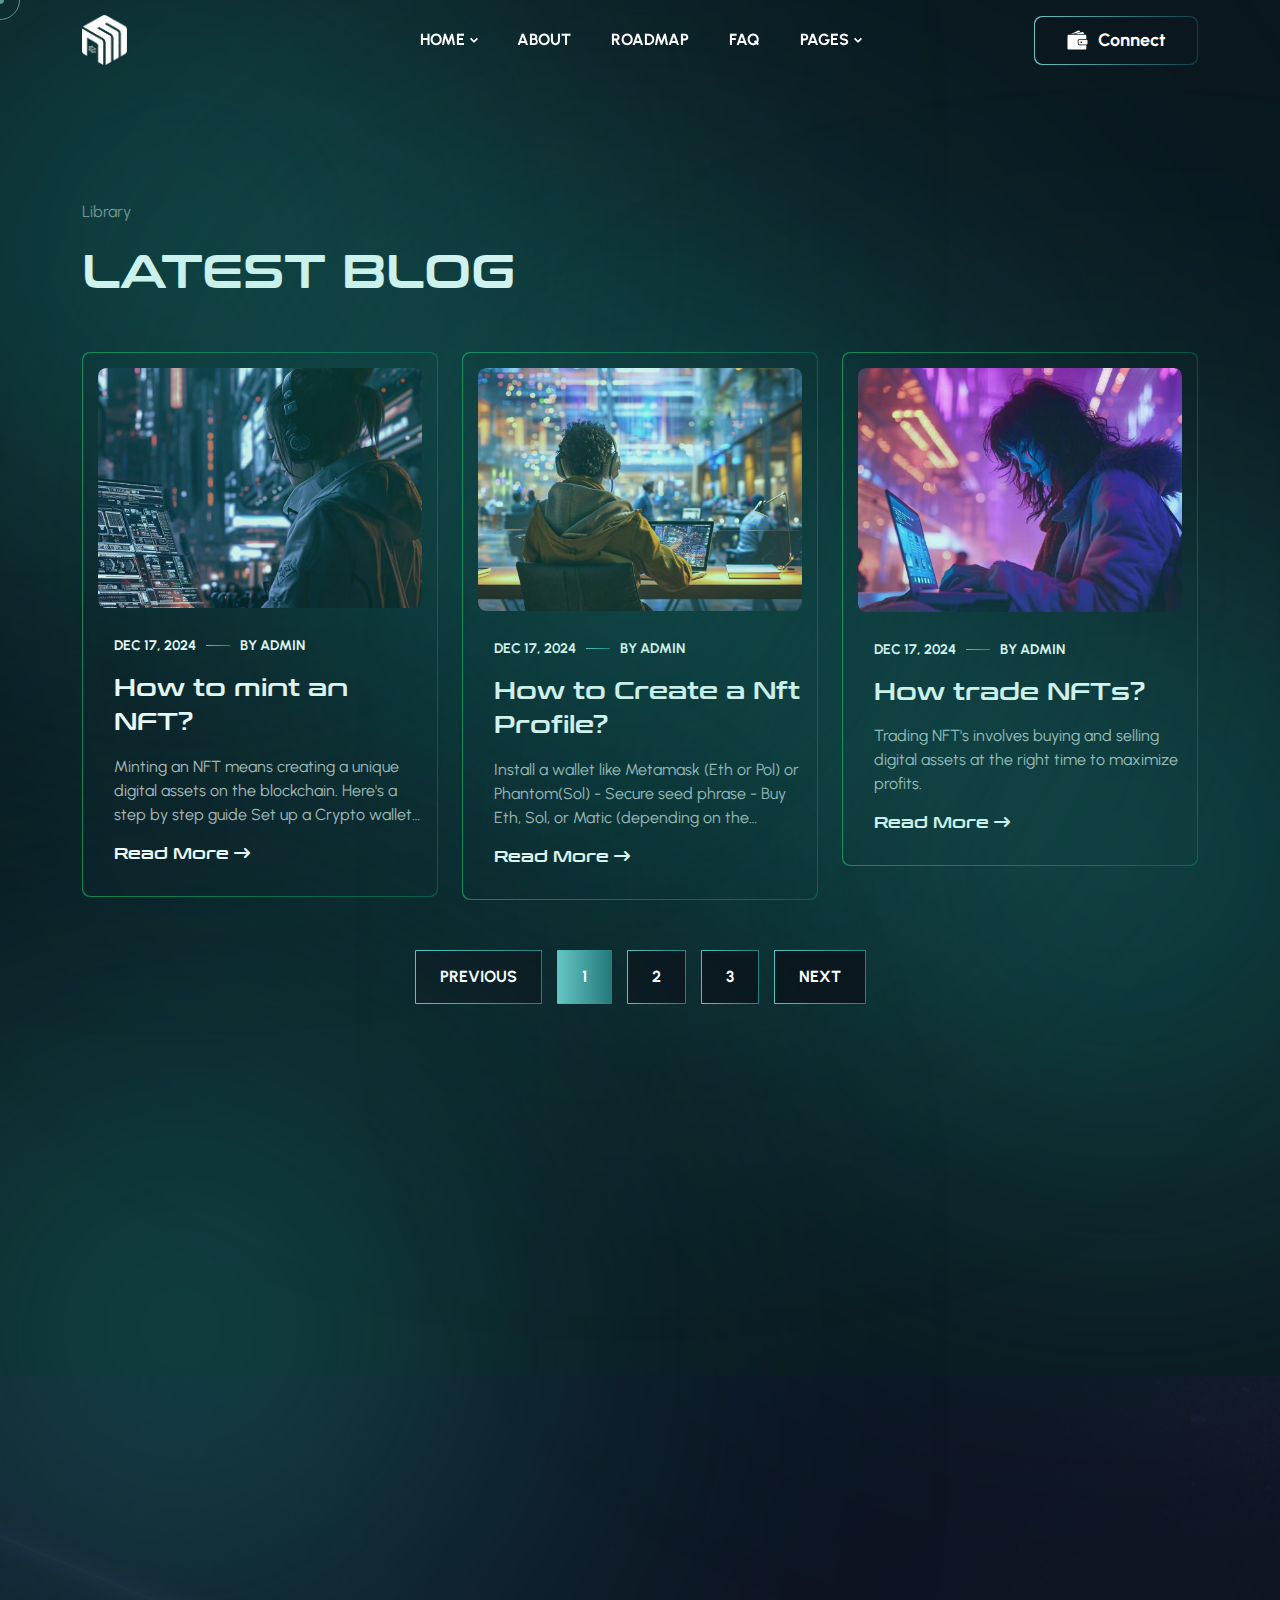
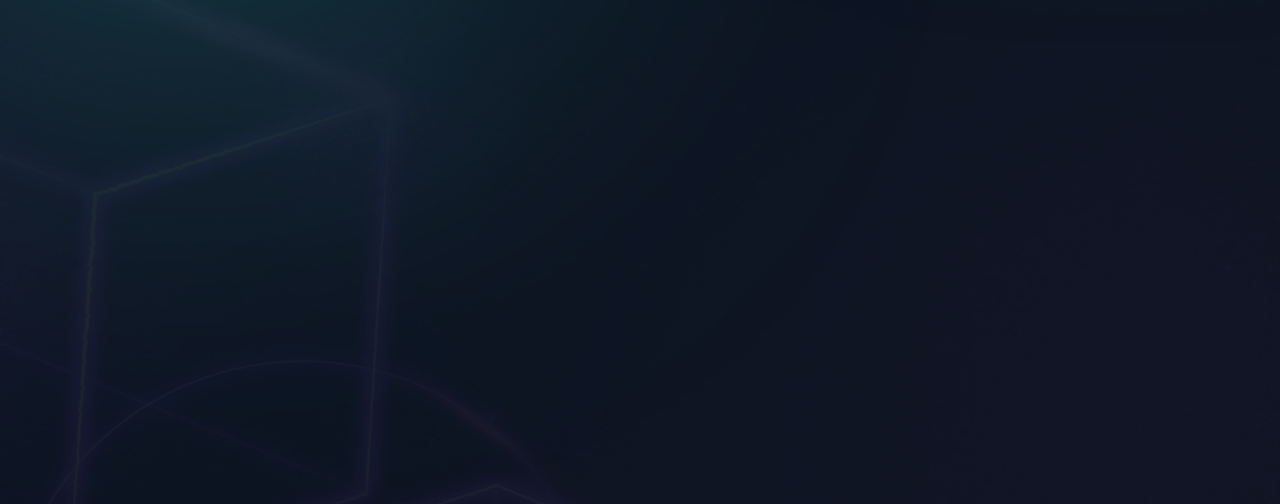
<file: blog.html>
<!DOCTYPE html>
<html class="no-js" lang="en">
  <!-- Mirrored from renft-html.vercel.app/blog.html by HTTrack Website Copier/3.x [XR&CO'2014], Wed, 26 Mar 2025 08:24:05 GMT -->
  <!-- Added by HTTrack --><meta
    http-equiv="content-type"
    content="text/html;charset=utf-8"
  /><!-- /Added by HTTrack -->
  <head>
    <!-- Meta Tags -->
    <meta charset="utf-8" />
    <meta http-equiv="x-ua-compatible" content="ie=edge" />
    <meta name="viewport" content="width=device-width, initial-scale=1" />
    <meta name="author" content="ThemeDox" />
    <!-- Favicon Icon -->
    <link rel="icon" href="assets/img/neon.png" />
    <!-- Site Title -->
    <title>NeonMint</title>
    <link rel="stylesheet" href="assets/css/bootstrap.min.css" />
    <link rel="stylesheet" href="assets/css/fontawesome.min.css" />
    <link rel="stylesheet" href="assets/css/animate.css" />
    <link rel="stylesheet" href="assets/css/slick.min.css" />
    <link rel="stylesheet" href="assets/css/odometer.css" />
    <link rel="stylesheet" href="assets/css/style.css" />
  </head>

  <body>
    <div class="cs_preloader cs_center cs_hero_shapes_1">
      <div class="cs_preloader_in"></div>
      <span>Loading</span>
    </div>
    <!-- Start Header Section -->
    <header class="cs_site_header cs_style_1 cs_primary_color cs_sticky_header">
      <div class="cs_main_header">
        <div class="container">
          <div class="cs_main_header_in">
            <div class="cs_main_header_left">
              <a class="cs_site_branding" href="index.html">
                <img class="logo" src="assets/img/3.png" alt="Logo" />
              </a>
            </div>
            <div class="cs_main_header_center">
              <div class="cs_nav text-uppercase">
                <ul class="cs_nav_list">
                  <li class="menu-item-has-children">
                    <a href="#home">Home</a>
                    <ul>
                      <li><a href="index.html">Home</a></li>
                      <!-- <li><a href="index-v2.html">Home V2</a></li> -->
                    </ul>
                  </li>
                  <li><a href="#about">About</a></li>
                  <li><a href="#roadmap">Roadmap</a></li>
                  <li><a href="#faq">faq</a></li>
                  <li class="menu-item-has-children">
                    <a href="#">Pages</a>
                    <ul>
                      <li><a href="blog.html">Blog</a></li>
                      <li><a href="blog-details.html">Blog Details</a></li>
                    </ul>
                  </li>
                </ul>
              </div>
            </div>
            <div class="cs_main_header_right">
              <a
                href="https://x.com/dyb_eth?s=21"
                class="cs_btn cs_style_1 cs_type_1"
              >
                <span>
                  <svg
                    width="21"
                    height="20"
                    viewBox="0 0 21 20"
                    fill="none"
                    xmlns="http://www.w3.org/2000/svg"
                  >
                    <path
                      d="M5.17746 4.053L13.1505 1.8767L12.7283 1.02325C12.452 0.468501 11.7782 0.239416 11.2235 0.515666L4.08594 4.053H5.17746Z"
                      fill="currentColor"
                    />
                    <path
                      d="M15.6243 1.9375C15.5255 1.9375 15.4267 1.95098 15.3279 1.97793L13.4548 2.49L7.73438 4.05092H14.2274H17.0572L16.7069 2.76625C16.5721 2.26541 16.1184 1.9375 15.6243 1.9375Z"
                      fill="currentColor"
                    />
                    <path
                      d="M18.2249 4.83594H17.9688H17.6207H17.2726H14.6157H4.85261H3.57243H2.49439H2.2945H1.62521C1.27035 4.83594 0.953678 4.99989 0.747052 5.25817C0.652723 5.37721 0.580853 5.51421 0.540427 5.66469C0.515722 5.75901 0.5 5.85784 0.5 5.9589V6.09366V7.37384V18.471C0.5 19.0909 1.00309 19.5939 1.62296 19.5939H18.2226C18.8425 19.5939 19.3456 19.0909 19.3456 18.471V15.3379H12.6819C11.6286 15.3379 10.7729 14.4822 10.7729 13.4289V12.4002V12.0521V11.704V10.9314C10.7729 10.4148 10.9795 9.94545 11.3141 9.60182C11.6106 9.29635 12.0081 9.08973 12.4528 9.03807C12.527 9.02911 12.6033 9.0246 12.6797 9.0246H18.4113H18.7594H19.1075H19.3456V5.9589C19.3478 5.33903 18.8448 4.83594 18.2249 4.83594Z"
                      fill="currentColor"
                    />
                    <path
                      d="M20.1375 10.0989C20.0252 9.99557 19.8927 9.91696 19.7444 9.86531C19.6299 9.82715 19.5086 9.80469 19.3806 9.80469H19.3514H19.3289H18.9808H17.7253H12.6855C12.0656 9.80469 11.5625 10.3078 11.5625 10.9277V11.4869V11.835V12.1831V13.4273C11.5625 14.0472 12.0656 14.5503 12.6855 14.5503H19.3514H19.3806C19.5086 14.5503 19.6299 14.5279 19.7444 14.4897C19.8927 14.4403 20.0252 14.3594 20.1375 14.2561C20.3621 14.0517 20.5035 13.7553 20.5035 13.4274V10.9277C20.5035 10.5997 20.3621 10.3032 20.1375 10.0989ZM15.0302 12.401C15.0302 12.7109 14.7787 12.9624 14.4687 12.9624H14.0959C13.786 12.9624 13.5344 12.7109 13.5344 12.401V12.0281C13.5344 11.8485 13.6175 11.689 13.75 11.5879C13.8466 11.5138 13.9657 11.4667 14.0959 11.4667H14.1902H14.4687C14.7787 11.4667 15.0302 11.7182 15.0302 12.0281V12.401Z"
                      fill="currentColor"
                    />
                  </svg>
                  Connect
                </span>
              </a>
            </div>
          </div>
        </div>
      </div>
    </header>
    <!-- End Header Section -->
    <!-- Start Blog Section -->
    <section class="cs_shape_wrap cs_blog_shapes_1 position-relative">
      <div class="cs_shape cs_shape_position_1"></div>
      <div class="cs_shape cs_shape_position_2"></div>
      <div class="cs_shape cs_shape_position_3"></div>
      <div class="cs_height_120 cs_height_lg_80"></div>
      <div class="cs_height_80 cs_height_lg_80"></div>
      <div
        class="container wow fadeIn"
        data-wow-duration="1s"
        data-wow-delay="0.35s"
      >
        <div class="cs_section_heading cs_style_1">
          <ol class="breadcrumb cs_mp0">
            <!-- <li class="breadcrumb-item"><a href="#">Home</a></li> -->
            <li class="breadcrumb-item active" aria-current="page">Library</li>
          </ol>
          <div class="cs_height_20 cs_height_lg_20"></div>
          <h1 class="cs_section_title text-uppercase mb-0">LATEST BLOG</h1>
        </div>
        <div class="cs_height_50 cs_height_lg_40"></div>
        <div class="row cs_gap_y_24">
          <div class="col-lg-4 col-md-6">
            <div class="cs_post cs_style_1">
              <div class="cs_post_inner">
                <a href="blog-details.html" class="cs_post_thumbnail cs_zoom">
                  <img
                    src="assets/img/post_1.jpeg"
                    alt="Post Thumbnail"
                    class="cs_zoom_in"
                  />
                </a>
                <div class="cs_post_content">
                  <div class="cs_post_meta_wrapper">
                    <div class="cs_post_meta cs_semibold">Dec 17, 2024</div>
                    <div class="cs_post_meta_separator"></div>
                    <div class="cs_post_meta cs_semibold">BY ADMIN</div>
                  </div>
                  <h3 class="cs_post_title cs_semibold mb-0">
                    <a href="blog-details.html">How to mint an NFT?</a>
                  </h3>
                  <p class="cs_post_subtitle cs_normal mb-0">
                    Minting an NFT means creating a unique digital assets on the
                    blockchain. Here's a step by step guide Set up a Crypto
                    wallet - Add funds for gas fees - choose an NFT marketplace
                    or minting platform(NeonMint) - Create or upload your NFT -
                    Choose Blockchain & minting options - Pay minting fee &
                    confirm transaction - Your NFT is now live.
                  </p>
                  <a href="blog-details.html" class="cs_post_btn">
                    <span>Read More</span>
                    <span><i class="fa-solid fa-arrow-right-long"></i></span>
                  </a>
                </div>
              </div>
            </div>
          </div>
          <div class="col-lg-4 col-md-6">
            <div class="cs_post cs_style_1">
              <div class="cs_post_inner">
                <a href="blog-details.html" class="cs_post_thumbnail cs_zoom">
                  <img
                    src="assets/img/post_2.jpeg"
                    alt="Post Thumbnail"
                    class="cs_zoom_in"
                  />
                </a>
                <div class="cs_post_content">
                  <div class="cs_post_meta_wrapper">
                    <div class="cs_post_meta cs_semibold">Dec 17, 2024</div>
                    <div class="cs_post_meta_separator"></div>
                    <div class="cs_post_meta cs_semibold">BY ADMIN</div>
                  </div>
                  <h3 class="cs_post_title cs_semibold mb-0">
                    <a href="blog-details.html">How to Create a Nft Profile?</a>
                  </h3>
                  <p class="cs_post_subtitle cs_normal mb-0">
                    Install a wallet like Metamask (Eth or Pol) or Phantom(Sol)
                    - Secure seed phrase - Buy Eth, Sol, or Matic (depending on
                    the blockchain yoou want to use) - Open NeonMint dApp -
                    Connect wallet - Go to profile settings and customize your
                    profile - Start Exploring and minting..
                  </p>
                  <a href="blog-details.html" class="cs_post_btn">
                    <span>Read More</span>
                    <span><i class="fa-solid fa-arrow-right-long"></i></span>
                  </a>
                </div>
              </div>
            </div>
          </div>
          <div class="col-lg-4 col-md-6">
            <div class="cs_post cs_style_1">
              <div class="cs_post_inner">
                <a href="blog-details.html" class="cs_post_thumbnail cs_zoom">
                  <img
                    src="assets/img/post_3.jpeg"
                    alt="Post Thumbnail"
                    class="cs_zoom_in"
                  />
                </a>
                <div class="cs_post_content">
                  <div class="cs_post_meta_wrapper">
                    <div class="cs_post_meta cs_semibold">Dec 17, 2024</div>
                    <div class="cs_post_meta_separator"></div>
                    <div class="cs_post_meta cs_semibold">BY ADMIN</div>
                  </div>
                  <h3 class="cs_post_title cs_semibold mb-0">
                    <a href="blog-details.html">How trade NFTs?</a>
                  </h3>
                  <p class="cs_post_subtitle cs_normal mb-0">
                    Trading NFT's involves buying and selling digital assets at
                    the right time to maximize profits.
                  </p>
                  <a href="blog-details.html" class="cs_post_btn">
                    <span>Read More</span>
                    <span><i class="fa-solid fa-arrow-right-long"></i></span>
                  </a>
                </div>
              </div>
            </div>
          </div>
          <!-- <div class="col-lg-4 col-md-6">
            <div class="cs_post cs_style_1">
              <div class="cs_post_inner">
                <a href="blog-details.html" class="cs_post_thumbnail cs_zoom">
                  <img
                    src="assets/img/post_1.jpeg"
                    alt="Post Thumbnail"
                    class="cs_zoom_in"
                  />
                </a>
                <div class="cs_post_content">
                  <div class="cs_post_meta_wrapper">
                    <div class="cs_post_meta cs_semibold">Dec 17, 2024</div>
                    <div class="cs_post_meta_separator"></div>
                    <div class="cs_post_meta cs_semibold">BY ADMIN</div>
                  </div>
                  <h3 class="cs_post_title cs_semibold mb-0">
                    <a href="blog-details.html">How can I obtain NFTs?</a>
                  </h3>
                  <p class="cs_post_subtitle cs_normal mb-0">
                    There are many variations of pass ges of Lorem Ipsum
                    available, but the majority have suffered alterat.
                  </p>
                  <a href="blog-details.html" class="cs_post_btn">
                    <span>Read More</span>
                    <span><i class="fa-solid fa-arrow-right-long"></i></span>
                  </a>
                </div>
              </div>
            </div>
          </div> -->
          <!-- <div class="col-lg-4 col-md-6">
            <div class="cs_post cs_style_1">
              <div class="cs_post_inner">
                <a href="blog-details.html" class="cs_post_thumbnail cs_zoom">
                  <img
                    src="assets/img/post_2.jpeg"
                    alt="Post Thumbnail"
                    class="cs_zoom_in"
                  />
                </a>
                <div class="cs_post_content">
                  <div class="cs_post_meta_wrapper">
                    <div class="cs_post_meta cs_semibold">Dec 17, 2024</div>
                    <div class="cs_post_meta_separator"></div>
                    <div class="cs_post_meta cs_semibold">BY ADMIN</div>
                  </div>
                  <h3 class="cs_post_title cs_semibold mb-0">
                    <a href="blog-details.html">How to mint an NFT?</a>
                  </h3>
                  <p class="cs_post_subtitle cs_normal mb-0">
                    There are many variations of pass ges of Lorem Ipsum
                    available, but the majority have suffered alterat.
                  </p>
                  <a href="blog-details.html" class="cs_post_btn">
                    <span>Read More</span>
                    <span><i class="fa-solid fa-arrow-right-long"></i></span>
                  </a>
                </div>
              </div>
            </div>
          </div> -->
          <!-- <div class="col-lg-4 col-md-6">
            <div class="cs_post cs_style_1">
              <div class="cs_post_inner">
                <a href="blog-details.html" class="cs_post_thumbnail cs_zoom">
                  <img
                    src="assets/img/post_3.jpeg"
                    alt="Post Thumbnail"
                    class="cs_zoom_in"
                  />
                </a>
                <div class="cs_post_content">
                  <div class="cs_post_meta_wrapper">
                    <div class="cs_post_meta cs_semibold">Dec 17, 2024</div>
                    <div class="cs_post_meta_separator"></div>
                    <div class="cs_post_meta cs_semibold">BY ADMIN</div>
                  </div>
                  <h3 class="cs_post_title cs_semibold mb-0">
                    <a href="blog-details.html">What is NFTs minting?</a>
                  </h3>
                  <p class="cs_post_subtitle cs_normal mb-0">
                    There are many variations of pass ges of Lorem Ipsum
                    available, but the majority have suffered alterat.
                  </p>
                  <a href="blog-details.html" class="cs_post_btn">
                    <span>Read More</span>
                    <span><i class="fa-solid fa-arrow-right-long"></i></span>
                  </a>
                </div>
              </div>
            </div>
          </div> -->
        </div>
        <div class="cs_height_50 cs_height_lg_40"></div>
        <ul class="pagination cs-center cs-primary_font text-uppercase cs_mp0">
          <li class="page-item"><a class="page-link" href="#">Previous</a></li>
          <li class="page-item active"><a class="page-link" href="#">1</a></li>
          <li class="page-item"><a class="page-link" href="#">2</a></li>
          <li class="page-item"><a class="page-link" href="#">3</a></li>
          <li class="page-item"><a class="page-link" href="#">Next</a></li>
        </ul>
      </div>
      <div class="cs_height_120 cs_height_lg_80"></div>
    </section>
    <!-- End Blog Section -->
    <!-- Start Footer Section -->
    <footer
      class="cs_footer cs_bg_filed cs_shape_wrap cs_footer_shapes_1"
      data-src="assets/img/footer_bg.png"
    >
      <div class="cs_shape cs_shape_position_1"></div>
      <div
        class="container wow fadeIn"
        data-wow-duration="1s"
        data-wow-delay="0.2s"
      >
        <div class="cs_cta cs_style_1">
          <img
            src="assets/img/cta_img_1.png"
            alt="CTA Image"
            class="cs_cta_img"
          />
          <div class="cs_cta_in">
            <h2 class="cs_cta_title">Join our community for Update News</h2>
            <p class="cs_cta_subtitle">
              Be part of the future of NFTs by joining the NeonMint community -
              where creators, collectors, and web3 enthusiasts connect and grow
              together.
            </p>
            <a href="https://x.com/dyb_eth?s=21" class="cs_btn cs_style_1"
              ><span>Join Now</span></a
            >
          </div>
        </div>
      </div>
      <div
        class="container wow fadeIn"
        data-wow-duration="1s"
        data-wow-delay="0.35s"
      >
        <div class="cs_footer_row">
          <div class="cs_footer_col">
            <div class="cs_footer_widget">
              <div class="cs_text_widget">
                <img src="assets/img/2.png" alt="" />
                <p>
                  In the ever-evolving world of Web3, NeonMint stands as a
                  cutting-edge platform designed to empower creators,
                  collectors, and traders in the NFT space.
                </p>
                <div class="cs_social_btns">
                  <a
                    href="
                  https://www.facebook.com/share/15LaVwCUt8/?mibextid=LQQJ4d"
                    class="cs_center"
                    ><i class="fa-brands fa-facebook-f"></i
                  ></a>
                  <a
                    href="
                  http://wa.me/2348125863141"
                    class="cs_center"
                    ><i class="fa-brands fa-whatsapp"></i
                  ></a>
                  <a
                    href="https://t.me/dybfx
                  "
                    class="cs_center"
                    ><i class="fa-brands fa-telegram"></i
                  ></a>
                  <a
                    href="https://www.linkedin.com/in/destiny-ekosi-433912247?utm_source=share&utm_campaign=share_via&utm_content=profile&utm_medium=ios_app"
                    class="cs_center"
                    ><i class="fa-brands fa-linkedin-in"></i
                  ></a>
                </div>
              </div>
            </div>
          </div>
          <div class="cs_footer_col">
            <div class="cs_footer_widget">
              <h2 class="cs_footer_widget_title">My Account</h2>
              <ul class="cs_footer_menu">
                <li><a href="#">Authors</a></li>
                <li><a href="#">Collection</a></li>
                <li><a href="#">Author Profile</a></li>
                <li><a href="#">Create Collection</a></li>
              </ul>
            </div>
          </div>
          <div class="cs_footer_col">
            <div class="cs_footer_widget">
              <h2 class="cs_footer_widget_title">Resource</h2>
              <ul class="cs_footer_menu">
                <li><a href="#">Help & Support</a></li>
                <li><a href="#">Live Actions</a></li>
                <li><a href="#">Item Details</a></li>
                <li><a href="#">Activity</a></li>
              </ul>
            </div>
          </div>
          <div class="cs_footer_col">
            <div class="cs_footer_widget">
              <h2 class="cs_footer_widget_title">Company</h2>
              <ul class="cs_footer_menu">
                <li><a href="#">About Us</a></li>
                <li><a href="#">Contact Us</a></li>
                <li><a href="#">Our Blog</a></li>
                <li><a href="#">Discover</a></li>
              </ul>
            </div>
          </div>
          <div class="cs_footer_col">
            <div class="cs_footer_widget">
              <h2 class="cs_footer_widget_title">Subscribe us</h2>
              <form action="#" class="cs_newsletter">
                <input
                  type="text"
                  placeholder="Email Here"
                  class="cs_newsletter_input"
                />
                <button class="cs_newsletter_btn">
                  <a href="mailto:smartdestiny246@gmail.com">
                    <i class="fa-solid fa-paper-plane"></i>
                  </a>
                </button>
              </form>
            </div>
          </div>
        </div>
        <div class="cs_footer_bottom">
          <p class="mb-0 cs_copyright">
            Copyright 2025 ©XAU-DYB | All Right Reserved
          </p>
          <ul class="cs_footer_menu">
            <li><a href="#">Privacy & Policy</a></li>
            <li><a href="#">Terms & Conditions</a></li>
          </ul>
        </div>
      </div>
    </footer>
    <!-- End Footer Section -->

    <!-- Script -->
    <script src="assets/js/jquery-3.6.0.min.js"></script>
    <script src="assets/js/gsap.min.js"></script>
    <script src="assets/js/wow.min.js"></script>
    <script src="assets/js/jquery.slick.min.js"></script>
    <script src="assets/js/odometer.js"></script>
    <script src="assets/js/main.js"></script>
  </body>

  <!-- Mirrored from renft-html.vercel.app/blog.html by HTTrack Website Copier/3.x [XR&CO'2014], Wed, 26 Mar 2025 08:24:05 GMT -->
</html>
</file>
<file: assets/css/odometer.css>
.odometer.odometer-auto-theme,
.odometer.odometer-theme-default {
  display: -moz-inline-box;
  -moz-box-orient: vertical;
  display: inline-block;
  vertical-align: middle;
  *vertical-align: auto;
  position: relative;
}
.odometer.odometer-auto-theme,
.odometer.odometer-theme-default {
  *display: inline;
}
.odometer.odometer-auto-theme .odometer-digit,
.odometer.odometer-theme-default .odometer-digit {
  display: -moz-inline-box;
  -moz-box-orient: vertical;
  display: inline-block;
  vertical-align: middle;
  *vertical-align: auto;
  position: relative;
}
.odometer.odometer-auto-theme .odometer-digit,
.odometer.odometer-theme-default .odometer-digit {
  *display: inline;
}
.odometer.odometer-auto-theme .odometer-digit .odometer-digit-spacer,
.odometer.odometer-theme-default .odometer-digit .odometer-digit-spacer {
  display: -moz-inline-box;
  -moz-box-orient: vertical;
  display: inline-block;
  vertical-align: middle;
  *vertical-align: auto;
  visibility: hidden;
}
.odometer.odometer-auto-theme .odometer-digit .odometer-digit-spacer,
.odometer.odometer-theme-default .odometer-digit .odometer-digit-spacer {
  *display: inline;
}
.odometer.odometer-auto-theme .odometer-digit .odometer-digit-inner,
.odometer.odometer-theme-default .odometer-digit .odometer-digit-inner {
  text-align: left;
  display: block;
  position: absolute;
  top: 0;
  left: 0;
  right: 0;
  bottom: 0;
  overflow: hidden;
}
.odometer.odometer-auto-theme .odometer-digit .odometer-ribbon,
.odometer.odometer-theme-default .odometer-digit .odometer-ribbon {
  display: block;
}
.odometer.odometer-auto-theme .odometer-digit .odometer-ribbon-inner,
.odometer.odometer-theme-default .odometer-digit .odometer-ribbon-inner {
  display: block;
  -webkit-backface-visibility: hidden;
}
.odometer.odometer-auto-theme .odometer-digit .odometer-value,
.odometer.odometer-theme-default .odometer-digit .odometer-value {
  display: block;
  -webkit-transform: translateZ(0);
}
.odometer.odometer-auto-theme
  .odometer-digit
  .odometer-value.odometer-last-value,
.odometer.odometer-theme-default
  .odometer-digit
  .odometer-value.odometer-last-value {
  position: absolute;
}
.odometer.odometer-auto-theme.odometer-animating-up .odometer-ribbon-inner,
.odometer.odometer-theme-default.odometer-animating-up .odometer-ribbon-inner {
  -webkit-transition: -webkit-transform 2s;
  -moz-transition: -moz-transform 2s;
  -ms-transition: -ms-transform 2s;
  -o-transition: -o-transform 2s;
  transition: transform 2s;
}
.odometer.odometer-auto-theme.odometer-animating-up.odometer-animating
  .odometer-ribbon-inner,
.odometer.odometer-theme-default.odometer-animating-up.odometer-animating
  .odometer-ribbon-inner {
  -webkit-transform: translateY(-100%);
  -moz-transform: translateY(-100%);
  -ms-transform: translateY(-100%);
  -o-transform: translateY(-100%);
  transform: translateY(-100%);
}
.odometer.odometer-auto-theme.odometer-animating-down .odometer-ribbon-inner,
.odometer.odometer-theme-default.odometer-animating-down
  .odometer-ribbon-inner {
  -webkit-transform: translateY(-100%);
  -moz-transform: translateY(-100%);
  -ms-transform: translateY(-100%);
  -o-transform: translateY(-100%);
  transform: translateY(-100%);
}
.odometer.odometer-auto-theme.odometer-animating-down.odometer-animating
  .odometer-ribbon-inner,
.odometer.odometer-theme-default.odometer-animating-down.odometer-animating
  .odometer-ribbon-inner {
  -webkit-transition: -webkit-transform 2s;
  -moz-transition: -moz-transform 2s;
  -ms-transition: -ms-transform 2s;
  -o-transition: -o-transform 2s;
  transition: transform 2s;
  -webkit-transform: translateY(0);
  -moz-transform: translateY(0);
  -ms-transform: translateY(0);
  -o-transform: translateY(0);
  transform: translateY(0);
}

/* .odometer.odometer-auto-theme,
.odometer.odometer-theme-default {
  line-height: 1.1em;
} */
.odometer.odometer-auto-theme .odometer-value,
.odometer.odometer-theme-default .odometer-value {
  text-align: left;
}
</file>
<file: assets/css/style.css>
/*--------------------------------------------------------------
>> TABLE OF CONTENTS:
----------------------------------------------------------------
1. Typography
2. Preloader
3. Spacing
4. General
5. Slider
6. Video Modal
7. Header
8. Footer
9. Hero
10. Iconbox
11. Posts
12. CTA
13. Counter
14. Team
15. Card
--------------------------------------------------------------*/
/*--------------------------------------------------------------
## All Variable
----------------------------------------------------------------*/
:root {
  --web-wash: #0b171f;
  --heading-color: #fff;
  --body-color: rgba(255, 255, 255, 0.7);
  --ternary: #88a5ad;
  --accent-color: #64c6c2;
  --gray: #f7f7f7;
  --border: #dddddd;
  --heading-font: "Conthrax", serif;
  --body-font: "Urbanist", sans-serif;
}

/*--------------------------------------------------------------
** Goolge Fonts
----------------------------------------------------------------*/
@font-face {
  font-family: "Conthrax";
  src: url("../fonts/conthrax/conthrax-sb.ttf") format("truetype");
  font-weight: 600;
  font-style: normal;
}
@font-face {
  font-family: "Urbanist";
  src: url("../fonts/urbanist/static/Urbanist-Bold.ttf") format("truetype");
  font-weight: 700;
  font-style: normal;
}
@font-face {
  font-family: "Urbanist";
  src: url("../fonts/urbanist/static/Urbanist-Medium.ttf") format("truetype");
  font-weight: 500;
  font-style: normal;
}
@font-face {
  font-family: "Urbanist";
  src: url("../fonts/urbanist/static/Urbanist-Regular.ttf") format("truetype");
  font-weight: 400;
  font-style: normal;
}
/*--------------------------------------------------------------
1. Typography
----------------------------------------------------------------*/
body,
html {
  color: var(--body-color);
  background-color: var(--web-wash);
  font-family: var(--body-font);
  font-size: 16px;
  line-height: 1.5em;
  font-weight: 700;
  overflow-x: clip;
}

h1,
h2,
h3,
h4,
h5,
h6 {
  clear: both;
  color: var(--heading-color);
  padding: 0;
  margin: 0 0 20px 0;
  font-weight: 600;
  line-height: 1.2em;
  font-family: var(--heading-font);
}

.cs_primary_font {
  font-family: var(--heading-font);
}

.cs_secondary_font {
  font-family: var(--body-font);
}

h1 {
  font-size: 56px;
}

h2 {
  font-size: 42px;
}

h3 {
  font-size: 30px;
}

h4 {
  font-size: 24px;
}

h5 {
  font-size: 18px;
}

h6 {
  font-size: 16px;
}

p {
  margin-bottom: 15px;
}

ul {
  margin: 0 0 25px 0;
  padding-left: 20px;
  list-style: square outside none;
}

ol {
  padding-left: 20px;
  margin-bottom: 25px;
}

dfn,
cite,
em,
i {
  font-style: italic;
}

blockquote {
  margin: 0 15px;
  font-style: italic;
  font-size: 20px;
  line-height: 1.6em;
  margin: 0;
}

address {
  margin: 0 0 15px;
}

img {
  border: 0;
  max-width: 100%;
  height: auto;
}

.logo {
  border: 0;
  max-width: 100%;
  height: 50px;
}

a {
  color: inherit;
  text-decoration: none;
  -webkit-transition: all 0.3s ease;
  transition: all 0.3s ease;
}

button {
  color: inherit;
  -webkit-transition: all 0.3s ease;
  transition: all 0.3s ease;
  cursor: pointer;
}

a:hover {
  text-decoration: none;
  color: var(--accent-color);
}

table {
  width: 100%;
  margin-bottom: 25px;
}
table th {
  font-weight: 600;
  color: var(--body-color);
}
table td,
table th {
  border-top: 1px solid var(--border);
  padding: 11px 10px;
}

dl {
  margin-bottom: 25px;
}
dl dt {
  font-weight: 600;
}

b,
strong {
  font-weight: bold;
}

pre {
  color: var(--body-color);
  border: 1px solid var(--border);
  font-size: 18px;
  padding: 25px;
  border-radius: 5px;
}

kbd {
  font-size: 100%;
  background-color: var(--body-color);
  border-radius: 5px;
}

input,
textarea {
  color: var(--heading-color);
  -webkit-transition: all 0.4s ease;
  transition: all 0.4s ease;
}

/*--------------------------------------------------------------
  2. Preloader
----------------------------------------------------------------*/
.cs_preloader {
  position: fixed;
  z-index: 99999;
  top: 0;
  width: 100%;
  height: 100vh;
  background-color: var(--web-wash);
  -webkit-box-orient: vertical;
  -webkit-box-direction: normal;
  -ms-flex-direction: column;
  flex-direction: column;
}
.cs_preloader::before,
.cs_preloader::after {
  content: "";
  width: 514px;
  height: 514px;
  border-radius: 50%;
  background: -webkit-gradient(
    linear,
    left top,
    left bottom,
    from(#64c6c2),
    to(rgba(43, 238, 212, 0.5))
  );
  background: linear-gradient(
    180deg,
    rgba(25, 155, 137, 0.5) 0%,
    rgba(12, 124, 109, 0.5) 100%
  );
  -webkit-filter: blur(250px);
  filter: blur(250px);
  position: absolute;
  pointer-events: none;
}
.cs_preloader::before {
  top: -95px;
  left: -121px;
}
.cs_preloader::after {
  right: -80px;
  top: 190px;
}

.cs_preloader_in {
  background: linear-gradient(116.85deg, #64c6c2 0%, #133f4a 100%);
  border-radius: 50%;
  width: 50px;
  height: 50px;
  left: 0;
  top: 0;
  -webkit-animation: spin 0.5s ease-in-out infinite;
  animation: spin 0.5s ease-in-out infinite;
}

.cs_preloader span {
  font-weight: 600;
  left: 50%;
  letter-spacing: 5px;
  text-transform: uppercase;
  margin-top: 12px;
}

@-webkit-keyframes spin {
  0% {
    -webkit-transform: rotate(0deg);
    transform: rotate(0deg);
  }
  100% {
    -webkit-transform: rotate(360deg);
    transform: rotate(360deg);
  }
}

@keyframes spin {
  0% {
    -webkit-transform: rotate(0deg);
    transform: rotate(0deg);
  }
  100% {
    -webkit-transform: rotate(360deg);
    transform: rotate(360deg);
  }
}
/*--------------------------------------------------------------
  3. Spacing
----------------------------------------------------------------*/
@media screen and (min-width: 992px) {
  .cs_height_1 {
    height: 1px;
  }
  .cs_height_2 {
    height: 2px;
  }
  .cs_height_3 {
    height: 3px;
  }
  .cs_height_4 {
    height: 4px;
  }
  .cs_height_5 {
    height: 5px;
  }
  .cs_height_6 {
    height: 6px;
  }
  .cs_height_7 {
    height: 7px;
  }
  .cs_height_8 {
    height: 8px;
  }
  .cs_height_9 {
    height: 9px;
  }
  .cs_height_10 {
    height: 10px;
  }
  .cs_height_11 {
    height: 11px;
  }
  .cs_height_12 {
    height: 12px;
  }
  .cs_height_13 {
    height: 13px;
  }
  .cs_height_14 {
    height: 14px;
  }
  .cs_height_15 {
    height: 15px;
  }
  .cs_height_16 {
    height: 16px;
  }
  .cs_height_17 {
    height: 17px;
  }
  .cs_height_18 {
    height: 18px;
  }
  .cs_height_19 {
    height: 19px;
  }
  .cs_height_20 {
    height: 20px;
  }
  .cs_height_21 {
    height: 21px;
  }
  .cs_height_22 {
    height: 22px;
  }
  .cs_height_23 {
    height: 23px;
  }
  .cs_height_24 {
    height: 24px;
  }
  .cs_height_25 {
    height: 25px;
  }
  .cs_height_26 {
    height: 26px;
  }
  .cs_height_27 {
    height: 27px;
  }
  .cs_height_28 {
    height: 28px;
  }
  .cs_height_29 {
    height: 29px;
  }
  .cs_height_30 {
    height: 30px;
  }
  .cs_height_31 {
    height: 31px;
  }
  .cs_height_32 {
    height: 32px;
  }
  .cs_height_33 {
    height: 33px;
  }
  .cs_height_34 {
    height: 34px;
  }
  .cs_height_35 {
    height: 35px;
  }
  .cs_height_36 {
    height: 36px;
  }
  .cs_height_37 {
    height: 37px;
  }
  .cs_height_38 {
    height: 38px;
  }
  .cs_height_39 {
    height: 39px;
  }
  .cs_height_40 {
    height: 40px;
  }
  .cs_height_41 {
    height: 41px;
  }
  .cs_height_42 {
    height: 42px;
  }
  .cs_height_43 {
    height: 43px;
  }
  .cs_height_44 {
    height: 44px;
  }
  .cs_height_45 {
    height: 45px;
  }
  .cs_height_46 {
    height: 46px;
  }
  .cs_height_47 {
    height: 47px;
  }
  .cs_height_48 {
    height: 48px;
  }
  .cs_height_49 {
    height: 49px;
  }
  .cs_height_50 {
    height: 50px;
  }
  .cs_height_51 {
    height: 51px;
  }
  .cs_height_52 {
    height: 52px;
  }
  .cs_height_53 {
    height: 53px;
  }
  .cs_height_54 {
    height: 54px;
  }
  .cs_height_55 {
    height: 55px;
  }
  .cs_height_56 {
    height: 56px;
  }
  .cs_height_57 {
    height: 57px;
  }
  .cs_height_58 {
    height: 58px;
  }
  .cs_height_59 {
    height: 59px;
  }
  .cs_height_60 {
    height: 60px;
  }
  .cs_height_61 {
    height: 61px;
  }
  .cs_height_62 {
    height: 62px;
  }
  .cs_height_63 {
    height: 63px;
  }
  .cs_height_64 {
    height: 64px;
  }
  .cs_height_65 {
    height: 65px;
  }
  .cs_height_66 {
    height: 66px;
  }
  .cs_height_67 {
    height: 67px;
  }
  .cs_height_68 {
    height: 68px;
  }
  .cs_height_69 {
    height: 69px;
  }
  .cs_height_70 {
    height: 70px;
  }
  .cs_height_71 {
    height: 71px;
  }
  .cs_height_72 {
    height: 72px;
  }
  .cs_height_73 {
    height: 73px;
  }
  .cs_height_74 {
    height: 74px;
  }
  .cs_height_75 {
    height: 75px;
  }
  .cs_height_76 {
    height: 76px;
  }
  .cs_height_77 {
    height: 77px;
  }
  .cs_height_78 {
    height: 78px;
  }
  .cs_height_79 {
    height: 79px;
  }
  .cs_height_80 {
    height: 80px;
  }
  .cs_height_81 {
    height: 81px;
  }
  .cs_height_82 {
    height: 82px;
  }
  .cs_height_83 {
    height: 83px;
  }
  .cs_height_84 {
    height: 84px;
  }
  .cs_height_85 {
    height: 85px;
  }
  .cs_height_86 {
    height: 86px;
  }
  .cs_height_87 {
    height: 87px;
  }
  .cs_height_88 {
    height: 88px;
  }
  .cs_height_89 {
    height: 89px;
  }
  .cs_height_90 {
    height: 90px;
  }
  .cs_height_91 {
    height: 91px;
  }
  .cs_height_92 {
    height: 92px;
  }
  .cs_height_93 {
    height: 93px;
  }
  .cs_height_94 {
    height: 94px;
  }
  .cs_height_95 {
    height: 95px;
  }
  .cs_height_96 {
    height: 96px;
  }
  .cs_height_97 {
    height: 97px;
  }
  .cs_height_98 {
    height: 98px;
  }
  .cs_height_99 {
    height: 99px;
  }
  .cs_height_100 {
    height: 100px;
  }
  .cs_height_101 {
    height: 101px;
  }
  .cs_height_102 {
    height: 102px;
  }
  .cs_height_103 {
    height: 103px;
  }
  .cs_height_104 {
    height: 104px;
  }
  .cs_height_105 {
    height: 105px;
  }
  .cs_height_106 {
    height: 106px;
  }
  .cs_height_107 {
    height: 107px;
  }
  .cs_height_108 {
    height: 108px;
  }
  .cs_height_109 {
    height: 109px;
  }
  .cs_height_110 {
    height: 110px;
  }
  .cs_height_111 {
    height: 111px;
  }
  .cs_height_112 {
    height: 112px;
  }
  .cs_height_113 {
    height: 113px;
  }
  .cs_height_114 {
    height: 114px;
  }
  .cs_height_115 {
    height: 115px;
  }
  .cs_height_116 {
    height: 116px;
  }
  .cs_height_117 {
    height: 117px;
  }
  .cs_height_118 {
    height: 118px;
  }
  .cs_height_119 {
    height: 119px;
  }
  .cs_height_120 {
    height: 120px;
  }
  .cs_height_121 {
    height: 121px;
  }
  .cs_height_122 {
    height: 122px;
  }
  .cs_height_123 {
    height: 123px;
  }
  .cs_height_124 {
    height: 124px;
  }
  .cs_height_125 {
    height: 125px;
  }
  .cs_height_126 {
    height: 126px;
  }
  .cs_height_127 {
    height: 127px;
  }
  .cs_height_128 {
    height: 128px;
  }
  .cs_height_129 {
    height: 129px;
  }
  .cs_height_130 {
    height: 130px;
  }
  .cs_height_131 {
    height: 131px;
  }
  .cs_height_132 {
    height: 132px;
  }
  .cs_height_133 {
    height: 133px;
  }
  .cs_height_134 {
    height: 134px;
  }
  .cs_height_135 {
    height: 135px;
  }
  .cs_height_136 {
    height: 136px;
  }
  .cs_height_137 {
    height: 137px;
  }
  .cs_height_138 {
    height: 138px;
  }
  .cs_height_139 {
    height: 139px;
  }
  .cs_height_140 {
    height: 140px;
  }
  .cs_height_141 {
    height: 141px;
  }
  .cs_height_142 {
    height: 142px;
  }
  .cs_height_143 {
    height: 143px;
  }
  .cs_height_144 {
    height: 144px;
  }
  .cs_height_145 {
    height: 145px;
  }
  .cs_height_146 {
    height: 146px;
  }
  .cs_height_147 {
    height: 147px;
  }
  .cs_height_148 {
    height: 148px;
  }
  .cs_height_149 {
    height: 149px;
  }
  .cs_height_150 {
    height: 150px;
  }
  .cs_height_151 {
    height: 151px;
  }
  .cs_height_152 {
    height: 152px;
  }
  .cs_height_153 {
    height: 153px;
  }
  .cs_height_154 {
    height: 154px;
  }
  .cs_height_155 {
    height: 155px;
  }
  .cs_height_156 {
    height: 156px;
  }
  .cs_height_157 {
    height: 157px;
  }
  .cs_height_158 {
    height: 158px;
  }
  .cs_height_159 {
    height: 159px;
  }
  .cs_height_160 {
    height: 160px;
  }
  .cs_height_161 {
    height: 161px;
  }
  .cs_height_162 {
    height: 162px;
  }
  .cs_height_163 {
    height: 163px;
  }
  .cs_height_164 {
    height: 164px;
  }
  .cs_height_165 {
    height: 165px;
  }
  .cs_height_166 {
    height: 166px;
  }
  .cs_height_167 {
    height: 167px;
  }
  .cs_height_168 {
    height: 168px;
  }
  .cs_height_169 {
    height: 169px;
  }
  .cs_height_170 {
    height: 170px;
  }
  .cs_height_171 {
    height: 171px;
  }
  .cs_height_172 {
    height: 172px;
  }
  .cs_height_173 {
    height: 173px;
  }
  .cs_height_174 {
    height: 174px;
  }
  .cs_height_175 {
    height: 175px;
  }
  .cs_height_176 {
    height: 176px;
  }
  .cs_height_177 {
    height: 177px;
  }
  .cs_height_178 {
    height: 178px;
  }
  .cs_height_179 {
    height: 179px;
  }
  .cs_height_180 {
    height: 180px;
  }
}
@media screen and (max-width: 991px) {
  .cs_height_lg_1 {
    height: 1px;
  }
  .cs_height_lg_2 {
    height: 2px;
  }
  .cs_height_lg_3 {
    height: 3px;
  }
  .cs_height_lg_4 {
    height: 4px;
  }
  .cs_height_lg_5 {
    height: 5px;
  }
  .cs_height_lg_6 {
    height: 6px;
  }
  .cs_height_lg_7 {
    height: 7px;
  }
  .cs_height_lg_8 {
    height: 8px;
  }
  .cs_height_lg_9 {
    height: 9px;
  }
  .cs_height_lg_10 {
    height: 10px;
  }
  .cs_height_lg_11 {
    height: 11px;
  }
  .cs_height_lg_12 {
    height: 12px;
  }
  .cs_height_lg_13 {
    height: 13px;
  }
  .cs_height_lg_14 {
    height: 14px;
  }
  .cs_height_lg_15 {
    height: 15px;
  }
  .cs_height_lg_16 {
    height: 16px;
  }
  .cs_height_lg_17 {
    height: 17px;
  }
  .cs_height_lg_18 {
    height: 18px;
  }
  .cs_height_lg_19 {
    height: 19px;
  }
  .cs_height_lg_20 {
    height: 20px;
  }
  .cs_height_lg_21 {
    height: 21px;
  }
  .cs_height_lg_22 {
    height: 22px;
  }
  .cs_height_lg_23 {
    height: 23px;
  }
  .cs_height_lg_24 {
    height: 24px;
  }
  .cs_height_lg_25 {
    height: 25px;
  }
  .cs_height_lg_26 {
    height: 26px;
  }
  .cs_height_lg_27 {
    height: 27px;
  }
  .cs_height_lg_28 {
    height: 28px;
  }
  .cs_height_lg_29 {
    height: 29px;
  }
  .cs_height_lg_30 {
    height: 30px;
  }
  .cs_height_lg_31 {
    height: 31px;
  }
  .cs_height_lg_32 {
    height: 32px;
  }
  .cs_height_lg_33 {
    height: 33px;
  }
  .cs_height_lg_34 {
    height: 34px;
  }
  .cs_height_lg_35 {
    height: 35px;
  }
  .cs_height_lg_36 {
    height: 36px;
  }
  .cs_height_lg_37 {
    height: 37px;
  }
  .cs_height_lg_38 {
    height: 38px;
  }
  .cs_height_lg_39 {
    height: 39px;
  }
  .cs_height_lg_40 {
    height: 40px;
  }
  .cs_height_lg_41 {
    height: 41px;
  }
  .cs_height_lg_42 {
    height: 42px;
  }
  .cs_height_lg_43 {
    height: 43px;
  }
  .cs_height_lg_44 {
    height: 44px;
  }
  .cs_height_lg_45 {
    height: 45px;
  }
  .cs_height_lg_46 {
    height: 46px;
  }
  .cs_height_lg_47 {
    height: 47px;
  }
  .cs_height_lg_48 {
    height: 48px;
  }
  .cs_height_lg_49 {
    height: 49px;
  }
  .cs_height_lg_50 {
    height: 50px;
  }
  .cs_height_lg_51 {
    height: 51px;
  }
  .cs_height_lg_52 {
    height: 52px;
  }
  .cs_height_lg_53 {
    height: 53px;
  }
  .cs_height_lg_54 {
    height: 54px;
  }
  .cs_height_lg_55 {
    height: 55px;
  }
  .cs_height_lg_56 {
    height: 56px;
  }
  .cs_height_lg_57 {
    height: 57px;
  }
  .cs_height_lg_58 {
    height: 58px;
  }
  .cs_height_lg_59 {
    height: 59px;
  }
  .cs_height_lg_60 {
    height: 60px;
  }
  .cs_height_lg_61 {
    height: 61px;
  }
  .cs_height_lg_62 {
    height: 62px;
  }
  .cs_height_lg_63 {
    height: 63px;
  }
  .cs_height_lg_64 {
    height: 64px;
  }
  .cs_height_lg_65 {
    height: 65px;
  }
  .cs_height_lg_66 {
    height: 66px;
  }
  .cs_height_lg_67 {
    height: 67px;
  }
  .cs_height_lg_68 {
    height: 68px;
  }
  .cs_height_lg_69 {
    height: 69px;
  }
  .cs_height_lg_70 {
    height: 70px;
  }
  .cs_height_lg_71 {
    height: 71px;
  }
  .cs_height_lg_72 {
    height: 72px;
  }
  .cs_height_lg_73 {
    height: 73px;
  }
  .cs_height_lg_74 {
    height: 74px;
  }
  .cs_height_lg_75 {
    height: 75px;
  }
  .cs_height_lg_76 {
    height: 76px;
  }
  .cs_height_lg_77 {
    height: 77px;
  }
  .cs_height_lg_78 {
    height: 78px;
  }
  .cs_height_lg_79 {
    height: 79px;
  }
  .cs_height_lg_80 {
    height: 80px;
  }
  .cs_height_lg_81 {
    height: 81px;
  }
  .cs_height_lg_82 {
    height: 82px;
  }
  .cs_height_lg_83 {
    height: 83px;
  }
  .cs_height_lg_84 {
    height: 84px;
  }
  .cs_height_lg_85 {
    height: 85px;
  }
  .cs_height_lg_86 {
    height: 86px;
  }
  .cs_height_lg_87 {
    height: 87px;
  }
  .cs_height_lg_88 {
    height: 88px;
  }
  .cs_height_lg_89 {
    height: 89px;
  }
  .cs_height_lg_90 {
    height: 90px;
  }
  .cs_height_lg_91 {
    height: 91px;
  }
  .cs_height_lg_92 {
    height: 92px;
  }
  .cs_height_lg_93 {
    height: 93px;
  }
  .cs_height_lg_94 {
    height: 94px;
  }
  .cs_height_lg_95 {
    height: 95px;
  }
  .cs_height_lg_96 {
    height: 96px;
  }
  .cs_height_lg_97 {
    height: 97px;
  }
  .cs_height_lg_98 {
    height: 98px;
  }
  .cs_height_lg_99 {
    height: 99px;
  }
  .cs_height_lg_100 {
    height: 100px;
  }
  .cs_height_lg_101 {
    height: 101px;
  }
  .cs_height_lg_102 {
    height: 102px;
  }
  .cs_height_lg_103 {
    height: 103px;
  }
  .cs_height_lg_104 {
    height: 104px;
  }
  .cs_height_lg_105 {
    height: 105px;
  }
  .cs_height_lg_106 {
    height: 106px;
  }
  .cs_height_lg_107 {
    height: 107px;
  }
  .cs_height_lg_108 {
    height: 108px;
  }
  .cs_height_lg_109 {
    height: 109px;
  }
  .cs_height_lg_110 {
    height: 110px;
  }
  .cs_height_lg_111 {
    height: 111px;
  }
  .cs_height_lg_112 {
    height: 112px;
  }
  .cs_height_lg_113 {
    height: 113px;
  }
  .cs_height_lg_114 {
    height: 114px;
  }
  .cs_height_lg_115 {
    height: 115px;
  }
  .cs_height_lg_116 {
    height: 116px;
  }
  .cs_height_lg_117 {
    height: 117px;
  }
  .cs_height_lg_118 {
    height: 118px;
  }
  .cs_height_lg_119 {
    height: 119px;
  }
  .cs_height_lg_120 {
    height: 120px;
  }
  .cs_height_lg_121 {
    height: 121px;
  }
  .cs_height_lg_122 {
    height: 122px;
  }
  .cs_height_lg_123 {
    height: 123px;
  }
  .cs_height_lg_124 {
    height: 124px;
  }
  .cs_height_lg_125 {
    height: 125px;
  }
  .cs_height_lg_126 {
    height: 126px;
  }
  .cs_height_lg_127 {
    height: 127px;
  }
  .cs_height_lg_128 {
    height: 128px;
  }
  .cs_height_lg_129 {
    height: 129px;
  }
  .cs_height_lg_130 {
    height: 130px;
  }
  .cs_height_lg_131 {
    height: 131px;
  }
  .cs_height_lg_132 {
    height: 132px;
  }
  .cs_height_lg_133 {
    height: 133px;
  }
  .cs_height_lg_134 {
    height: 134px;
  }
  .cs_height_lg_135 {
    height: 135px;
  }
  .cs_height_lg_136 {
    height: 136px;
  }
  .cs_height_lg_137 {
    height: 137px;
  }
  .cs_height_lg_138 {
    height: 138px;
  }
  .cs_height_lg_139 {
    height: 139px;
  }
  .cs_height_lg_140 {
    height: 140px;
  }
  .cs_height_lg_141 {
    height: 141px;
  }
  .cs_height_lg_142 {
    height: 142px;
  }
  .cs_height_lg_143 {
    height: 143px;
  }
  .cs_height_lg_144 {
    height: 144px;
  }
  .cs_height_lg_145 {
    height: 145px;
  }
  .cs_height_lg_146 {
    height: 146px;
  }
  .cs_height_lg_147 {
    height: 147px;
  }
  .cs_height_lg_148 {
    height: 148px;
  }
  .cs_height_lg_149 {
    height: 149px;
  }
  .cs_height_lg_150 {
    height: 150px;
  }
  .cs_height_lg_151 {
    height: 151px;
  }
  .cs_height_lg_152 {
    height: 152px;
  }
  .cs_height_lg_153 {
    height: 153px;
  }
  .cs_height_lg_154 {
    height: 154px;
  }
  .cs_height_lg_155 {
    height: 155px;
  }
  .cs_height_lg_156 {
    height: 156px;
  }
  .cs_height_lg_157 {
    height: 157px;
  }
  .cs_height_lg_158 {
    height: 158px;
  }
  .cs_height_lg_159 {
    height: 159px;
  }
  .cs_height_lg_160 {
    height: 160px;
  }
  .cs_height_lg_161 {
    height: 161px;
  }
  .cs_height_lg_162 {
    height: 162px;
  }
  .cs_height_lg_163 {
    height: 163px;
  }
  .cs_height_lg_164 {
    height: 164px;
  }
  .cs_height_lg_165 {
    height: 165px;
  }
  .cs_height_lg_166 {
    height: 166px;
  }
  .cs_height_lg_167 {
    height: 167px;
  }
  .cs_height_lg_168 {
    height: 168px;
  }
  .cs_height_lg_169 {
    height: 169px;
  }
  .cs_height_lg_170 {
    height: 170px;
  }
  .cs_height_lg_171 {
    height: 171px;
  }
  .cs_height_lg_172 {
    height: 172px;
  }
  .cs_height_lg_173 {
    height: 173px;
  }
  .cs_height_lg_174 {
    height: 174px;
  }
  .cs_height_lg_175 {
    height: 175px;
  }
  .cs_height_lg_176 {
    height: 176px;
  }
  .cs_height_lg_177 {
    height: 177px;
  }
  .cs_height_lg_178 {
    height: 178px;
  }
  .cs_height_lg_179 {
    height: 179px;
  }
  .cs_height_lg_180 {
    height: 180px;
  }
}
/*--------------------------------------------------------------
  4. General
----------------------------------------------------------------*/
.cs_light {
  font-weight: 300;
}

.cs_normal {
  font-weight: 400;
}

.cs_medium {
  font-weight: 500;
}

.cs_semibold {
  font-weight: 600;
}

.cs_bold {
  font-weight: 700;
}

.cs_extra_bold {
  font-weight: 800;
}

.cs_black {
  font-weight: 900;
}

.cs_radius_3 {
  border-radius: 3px;
}

.cs_radius_5 {
  border-radius: 5px;
}

.cs_radius_7 {
  border-radius: 7px;
}

.cs_radius_10 {
  border-radius: 10px;
}

.cs_radius_15 {
  border-radius: 15px;
}

.cs_radius_20 {
  border-radius: 20px;
}

.cs_mp_0 {
  list-style: none;
  margin: 0;
  padding: 0;
}

.cs_row_gap_60 {
  margin-left: -30px;
  margin-right: -30px;
}
.cs_row_gap_60 > * {
  padding-left: 30px;
  padding-right: 30px;
}

.cs_gap_y_24 {
  gap: 24px 0;
}

.cs_gap_y_30 {
  gap: 30px 0;
}

.cs_gap_y_35 {
  gap: 35px 0;
}

.cs_gap_y_40 {
  gap: 40px 0;
}

.cs_gap_y_45 {
  gap: 45px 0;
}

.cs_gap_y_50 {
  gap: 50px 0;
}

.cs_gap_y_60 {
  gap: 60px 0;
}

.cs_gap_y_65 {
  gap: 65px 0;
}

.cs_gap_y_80 {
  gap: 80px 0;
}

.cs_gap_y_100 {
  gap: 100px 0;
}

hr {
  margin: 0;
  padding: 0;
  border: none;
  border-top: 1px solid #f2f1ff;
}

.cs_bg_filed {
  background-size: cover;
  background-repeat: no-repeat;
  background-position: center;
}

.cs_bg_fixed {
  background-attachment: fixed;
}
@media (max-width: 1370px) {
  .cs_bg_fixed {
    background-attachment: initial;
  }
}

.cs_center {
  display: -webkit-box;
  display: -ms-flexbox;
  display: flex;
  -webkit-box-align: center;
  -ms-flex-align: center;
  align-items: center;
  -webkit-box-pack: center;
  -ms-flex-pack: center;
  justify-content: center;
}

.cs_primary_color {
  color: var(--heading-color);
}

.cs_secondary_color {
  color: var(--body-color);
}

.cs_ternary_color {
  color: var(--ternary);
}

.cs_accent_color {
  color: var(--accent-color);
}

.cs_gradient_color {
  background: linear-gradient(108.18deg, #64c6c2 40%, #24797a 60%);
  -webkit-background-clip: text;
  -webkit-text-fill-color: transparent;
}

.cs_primary_bg {
  background-color: var(--heading-color);
}

.cs_secondary_bg {
  background-color: var(--body-color);
}

.cs_ternary_bg {
  background-color: var(--ternary);
}

.cs_gray_bg {
  background-color: var(--gray);
}

.cs_accent_bg {
  background-color: var(--accent-color);
}

label {
  display: inline-block;
  margin-bottom: 7px;
}
@media (max-width: 991px) {
  label {
    margin-bottom: 2px;
  }
}

.cs_btn.cs_style_1 {
  display: -webkit-inline-box;
  display: -ms-inline-flexbox;
  display: inline-flex;
  -webkit-box-pack: center;
  -ms-flex-pack: center;
  justify-content: center;
  -webkit-box-align: center;
  -ms-flex-align: center;
  align-items: center;
  font-size: 18px;
  line-height: 1.5em;
  padding: 1px;
  border-radius: 8px;
  background: -webkit-gradient(
    linear,
    left top,
    right top,
    from(#64c6c2),
    to(#133f4a)
  );
  background: linear-gradient(90deg, #64c6c2 0%, #133f4a 100%);
}
@media (max-width: 767px) {
  .cs_btn.cs_style_1 {
    font-size: 16px;
  }
}
.cs_btn.cs_style_1 span {
  color: var(--heading-color);
  padding: 10px 32px;
  -webkit-transition: all 0.3s ease;
  transition: all 0.3s ease;
  border-radius: inherit;
  display: -webkit-box;
  display: -ms-flexbox;
  display: flex;
  -webkit-box-align: center;
  -ms-flex-align: center;
  align-items: center;
  gap: 10px;
}
.cs_btn.cs_style_1:hover span {
  color: var(--heading-color);
  background-color: var(--web-wash);
}
.cs_btn.cs_style_1.cs_type_1 span {
  background-color: var(--web-wash);
}
.cs_btn.cs_style_1.cs_type_1:hover span {
  background-color: transparent;
}

.cs_mp0 {
  list-style: none;
  margin: 0;
  padding: 0;
}

.container-fluid {
  width: 100%;
  max-width: 1920px;
  padding: 0 12px;
  margin: 0 auto;
}

@media (max-width: 1199px) {
  .cs_lg_reverse {
    -webkit-box-orient: vertical;
    -webkit-box-direction: reverse;
    -ms-flex-direction: column-reverse;
    flex-direction: column-reverse;
  }
}

@media (max-width: 991px) {
  .cs_md_reverse {
    -webkit-box-orient: vertical;
    -webkit-box-direction: reverse;
    -ms-flex-direction: column-reverse;
    flex-direction: column-reverse;
  }
}

@media (min-width: 1600px) {
  .cs_about_thumbnail {
    margin-right: -60px;
  }
}

.cs_hostory_thumbnail {
  padding-right: 50px;
  position: relative;
  z-index: 1;
}
.cs_hostory_thumbnail.cs_type_1 {
  padding-right: 0;
}
@media (max-width: 991px) {
  .cs_hostory_thumbnail {
    padding-right: 0;
  }
}

.cs_history_content {
  max-width: 560px;
}
@media (max-width: 991px) {
  .cs_history_content {
    max-width: 100%;
  }
}
.cs_history_content .cs_section_heading.cs_style_1 {
  margin-bottom: 23px;
}
.cs_history_content .cs_list.cs_style_1 {
  margin-bottom: 38px;
}
.cs_history_content .cs_history_subtitle {
  margin-bottom: 30px;
}

.cs_list.cs_style_1 .cs_list_item {
  display: -webkit-box;
  display: -ms-flexbox;
  display: flex;
  -webkit-box-align: start;
  -ms-flex-align: start;
  align-items: start;
  gap: 10px;
}
.cs_list.cs_style_1 .cs_list_item:not(:last-child) {
  margin-bottom: 15px;
}
.cs_list.cs_style_1 .cs_list_icon {
  -webkit-box-flex: 0;
  -ms-flex: none;
  flex: none;
}
.cs_list.cs_style_1 .cs_list_text {
  font-size: 20px;
  font-weight: 600;
  line-height: 1.5em;
  color: var(--heading-color);
  font-family: var(--heading-font);
}

.cs_shape_wrap {
  position: relative;
}
.cs_shape_wrap .cs_shape {
  width: 514px;
  height: 514px;
  border-radius: 50%;
  background: -webkit-gradient(
    linear,
    left top,
    left bottom,
    from(rgba(43, 238, 212, 0.5)),
    to(rgba(25, 155, 137, 0.5))
  );
  background: linear-gradient(
    180deg,
    rgba(43, 238, 212, 0.5) 0%,
    rgba(25, 155, 137, 0.5) 100%
  );
  -webkit-filter: blur(250px);
  filter: blur(250px);
  position: absolute;
  pointer-events: none;
}

> *:not(.cs_shape) {
  position: relative;
  z-index: 5;
}

.cs_hero_shapes_1 .cs_shape_position_1 {
  top: -95px;
  left: -121px;
}
.cs_hero_shapes_1 .cs_shape_position_2 {
  right: -80px;
  top: 190px;
}

.cs_about_shapes_1 .cs_shape_position_1 {
  top: 50%;
  left: 50%;
  -webkit-transform: translate(-50%, -50%);
  transform: translate(-50%, -50%);
}

.cs_history_shapes_1 .cs_shape_position_1 {
  bottom: 50px;
  right: 20%;
  opacity: 0.7;
}
.cs_history_shapes_1 .cs_shape_position_2 {
  left: 4%;
  bottom: 50px;
  opacity: 0.7;
}
.cs_history_shapes_1 .cs_shape_position_3 {
  bottom: 50px;
  right: -30px;
  opacity: 0.7;
}

.cs_collection_shapes_1 .cs_shape_position_1 {
  width: 682px;
  height: 682px;
  left: 50%;
  top: 32px;
  -webkit-transform: translateX(-50%);
  transform: translateX(-50%);
  opacity: 0.5;
}

.cs_timeline_shapes_1 .cs_shape_position_1 {
  top: 220px;
  left: -300px;
}
.cs_timeline_shapes_1 .cs_shape_position_2 {
  bottom: 0;
  right: -300px;
}
.cs_timeline_shapes_1 .cs_shape_position_3 {
  width: 610px;
  height: 600px;
  position: absolute;
  top: 50%;
  left: 50%;
  -webkit-transform: translate(-50%, -50%);
  transform: translate(-50%, -50%);
}
.cs_timeline_shapes_1 .cs_shape_position_3 img {
  width: 100%;
  height: 100%;
  -o-object-fit: cover;
  object-fit: cover;
}

.cs_team_shapes_1 .cs_shape_position_1 {
  top: 230px;
  left: -75px;
  z-index: 3;
}
.cs_team_shapes_1 .cs_shape_position_2 {
  top: 230px;
  right: -76px;
  z-index: 3;
}
.cs_team_shapes_1 .cs_shape_position_3 {
  top: -76px;
  right: -76px;
}

.cs_faq_shapes_1 .cs_shape_position_1 {
  left: 50%;
  bottom: 24px;
  -webkit-transform: translateX(-50%);
  transform: translateX(-50%);
  opacity: 0.9;
}

.cs_faq_shapes_1 .cs_shape_position_2 {
  top: 0;
  left: -76px;
}
.cs_faq_shapes_1 .cs_shape_position_3 {
  top: 0;
  right: -76px;
}

.cs_blog_shapes_1 .cs_shape_position_1 {
  bottom: 0;
  right: -100px;
}
.cs_blog_shapes_1 .cs_shape_position_2 {
  top: 0;
  left: -76px;
}
.cs_blog_shapes_1 .cs_shape_position_3 {
  top: 50%;
  left: 50%;
  -webkit-transform: translate(-50%, -50%);
  transform: translate(-50%, -50%);
}

.cs_footer_shapes_1 .cs_shape_position_1 {
  top: -290px;
  left: -76px;
}

.cs_section_heading.cs_style_1 .cs_section_subtitle {
  font-size: 14px;
  font-weight: 700;
  letter-spacing: 1.4px;
  line-height: 1.143em;
  text-transform: uppercase;
  opacity: 0.7;
  background: var(--linear, linear-gradient(90deg, #64c6c2 0%, #24797a 100%));
  background-clip: text;
  -webkit-background-clip: text;
  -webkit-text-fill-color: transparent;
  margin-bottom: 14px;
}
.cs_section_heading.cs_style_1 .cs_section_subtitle_type_2 {
  display: -webkit-inline-box;
  display: -ms-inline-flexbox;
  display: inline-flex;
  background: var(--linear, linear-gradient(90deg, #64c6c2 0%, #24797a 100%));
  background-clip: text;
  -webkit-background-clip: text;
  -text-stroke: 1px transparent;
  -webkit-text-stroke: 1px transparent;
  font-size: 32px;
  line-height: 1.31em;
  color: var(--web-wash);
  letter-spacing: 9px;
  text-transform: capitalize;
  margin-bottom: 32px;
}
.cs_section_heading.cs_style_1 .cs_section_title {
  font-size: 48px;
}
@media (max-width: 767px) {
  .cs_section_heading.cs_style_1 .cs_section_title {
    font-size: 40px;
  }
  .cs_section_heading.cs_style_1 .cs_section_title br {
    display: none;
  }
}

.cs_zoom {
  overflow: hidden;
}
.cs_zoom .cs_zoom_in {
  display: block;
  width: 100%;
  height: 100%;
  -o-object-fit: cover;
  object-fit: cover;
  -webkit-transition: all 1s ease;
  transition: all 1s ease;
}
.cs_zoom:hover .cs_zoom_in {
  -webkit-transform: translateX(-10px) scale(1.06);
  transform: translateX(-10px) scale(1.06);
}

/*--------------------------------------------------------------
  Accordian styling
----------------------------------------------------------------*/
.cs_accordian.cs_style_1 {
  background-color: rgba(217, 217, 217, 0.06);
  position: relative;
  z-index: 1;
}
.cs_accordian.cs_style_1:not(:last-child) {
  margin-bottom: 24px;
}
.cs_accordian.cs_style_1 .cs_accordian_body {
  padding: 0px 20px 30px 54px;
}
@media (max-width: 575px) {
  .cs_accordian.cs_style_1 .cs_accordian_body {
    padding: 0px 20px 30px 20px;
  }
}
.cs_accordian.cs_style_1 .cs_accordian_head {
  padding: 30px 54px;
  position: relative;
  font-size: 16px;
  line-height: 1.5em;
  -webkit-transition: all 0.4s ease;
  transition: all 0.4s ease;
  cursor: pointer;
}
@media (max-width: 575px) {
  .cs_accordian.cs_style_1 .cs_accordian_head {
    padding: 30px 50px 30px 20px;
  }
  .cs_accordian.cs_style_1 .cs_accordian_head::after,
  .cs_accordian.cs_style_1 .cs_accordian_head::before {
    display: none;
  }
}
.cs_accordian.cs_style_1 .cs_accordian_head::after {
  content: "";
  width: 0;
  height: 0;
  border-top: 3.5px solid transparent;
  border-left: 14px solid var(--heading-color);
  border-bottom: 3.5px solid transparent;
  position: absolute;
  top: 40px;
  left: 20px;
  -webkit-transition: all 0.2s ease;
  transition: all 0.2s ease;
}
.cs_accordian.cs_style_1 .cs_accordian_head::before {
  content: "";
  width: 14px;
  height: 2px;
  background-color: var(--heading-color);
  position: absolute;
  top: 40px;
  left: 20px;
  visibility: hidden;
  opacity: 0;
  -webkit-transition: all 0.2s ease;
  transition: all 0.2s ease;
}
.cs_accordian.cs_style_1 .cs_accordian_toggle {
  font-size: 14px;
  position: absolute;
  top: 30px;
  right: 20px;
  -webkit-transition: all 0.4s ease;
  transition: all 0.4s ease;
}
.cs_accordian.cs_style_1.active {
  grid-row: span 2;
}
.cs_accordian.cs_style_1.active .cs_accordian_head {
  pointer-events: none;
}
.cs_accordian.cs_style_1.active .cs_accordian_head::after {
  visibility: hidden;
  opacity: 0;
}
.cs_accordian.cs_style_1.active .cs_accordian_head::before {
  visibility: visible;
  opacity: 1;
}
.cs_accordian.cs_style_1.active .cs_accordian_toggle {
  -webkit-transform: rotate(180deg);
  transform: rotate(180deg);
}

/*--------------------------------------------------------------
  Timeline styling
----------------------------------------------------------------*/
.cs_timeline_wrapper {
  width: 100%;
  max-width: 900px;
  margin: 0 auto;
}

.cs_timeline_wrapper_2 {
  width: 100%;
  max-width: 1440px;
  height: 600px;
  margin: 0 auto;
}
@media (max-width: 1347px) {
  .cs_timeline_wrapper_2 {
    height: 650px;
  }
}
@media (max-width: 1199px) {
  .cs_timeline_wrapper_2 {
    max-width: 780px;
    height: auto;
    margin: 0 auto;
  }
}

.cs_timeline_list.cs_style_2 {
  height: 100%;
  display: -webkit-box;
  display: -ms-flexbox;
  display: flex;
  -webkit-box-orient: horizontal;
  -webkit-box-direction: normal;
  -ms-flex-direction: row;
  flex-direction: row;
  -webkit-box-align: end;
  -ms-flex-align: end;
  align-items: flex-end;
  -webkit-box-pack: justify;
  -ms-flex-pack: justify;
  justify-content: space-between;
}
@media (max-width: 1199px) {
  .cs_timeline_list.cs_style_2 {
    -webkit-box-orient: vertical;
    -webkit-box-direction: normal;
    -ms-flex-direction: column;
    flex-direction: column;
    -webkit-box-align: start;
    -ms-flex-align: start;
    align-items: start;
  }
}
.check{
  height: 17px;
  width: 17px;
}
.cs_timeline_list.cs_style_2 .cs_timeline_item {
  position: relative;
}
@media (max-width: 1199px) {
  .cs_timeline_list.cs_style_2 .cs_timeline_item {
    width: 50%;
    max-width: 310px;
  }
}
.cs_timeline_list.cs_style_2 .cs_timeline_item:nth-child(even) {
  margin-bottom: auto;
  margin-left: -130px;
  margin-right: -130px;
}
.cs_timeline_list.cs_style_2 .cs_timeline_item:nth-child(even)::after {
  bottom: -95px;
  top: initial;
  left: 50%;
}
@media (max-width: 1199px) {
  .cs_timeline_list.cs_style_2 .cs_timeline_item:nth-child(even)::after {
    bottom: initial;
    top: 50%;
    left: -100px;
  }
}
@media (max-width: 800px) {
  .cs_timeline_list.cs_style_2 .cs_timeline_item:nth-child(even)::after {
    left: -82px;
  }
}
@media (max-width: 1199px) {
  .cs_timeline_list.cs_style_2 .cs_timeline_item:nth-child(even) {
    margin-left: auto;
    margin-right: 0;
  }
}
.cs_timeline_list.cs_style_2
  .cs_timeline_item:nth-child(even)
  .cs_iconbox_progress {
  -webkit-transform: rotate(-45deg);
  transform: rotate(-45deg);
}
.cs_timeline_list.cs_style_2 .cs_timeline_item::after {
  content: "\f00c";
  width: 40px;
  height: 40px;
  background-color: var(--accent-color);
  color: var(--heading-color);
  border-radius: 50%;
  display: -webkit-box;
  display: -ms-flexbox;
  display: flex;
  -webkit-box-align: center;
  -ms-flex-align: center;
  align-items: center;
  -webkit-box-pack: center;
  -ms-flex-pack: center;
  justify-content: center;
  position: absolute;
  left: 50%;
  top: -100px;
  -webkit-transform: translateX(-50%);
  transform: translateX(-50%);
  z-index: 1;
  font-size: 20px;
  font-family: "Font Awesome 6 Free";
}
@media (max-width: 1199px) {
  .cs_timeline_list.cs_style_2 .cs_timeline_item::after {
    top: 50%;
    right: -100px;
    left: initial;
    -webkit-transform: translateX(0);
    transform: translateX(0);
  }
}
@media (max-width: 800px) {
  .cs_timeline_list.cs_style_2 .cs_timeline_item::after {
    right: -82px;
  }
}
.cs_timeline_list.cs_style_2::after {
  content: "";
  background-image: -webkit-gradient(
    linear,
    left top,
    right top,
    color-stop(33%, currentColor),
    color-stop(0%, rgba(255, 255, 255, 0))
  );
  background-image: linear-gradient(
    to right,
    currentColor 33%,
    rgba(255, 255, 255, 0) 0%
  );
  background-position: bottom;
  background-size: 31px 1px;
  background-repeat: repeat-x;
  height: 1px;
  width: calc(100% - 270px);
  position: absolute;
  left: 50%;
  top: 50%;
  -webkit-transform: translate(-50%, -50%);
  transform: translate(-50%, -50%);
}
@media (max-width: 1199px) {
  .cs_timeline_list.cs_style_2::after {
    background-image: -webkit-gradient(
      linear,
      left top,
      left bottom,
      color-stop(40%, currentColor),
      color-stop(0%, rgba(255, 255, 255, 0))
    );
    background-image: linear-gradient(
      to bottom,
      currentColor 40%,
      rgba(255, 255, 255, 0) 0%
    );
    background-position: left;
    background-size: 1px 23px;
    background-repeat: repeat-y;
    width: 1px;
    height: calc(100% - 230px);
    position: absolute;
    left: 50%;
    top: 53%;
    -webkit-transform: translate(-50%, -53%);
    transform: translate(-50%, -53%);
  }
}

.cs_timeline_list {
  width: 100%;
  display: -webkit-box;
  display: -ms-flexbox;
  display: flex;
  -webkit-box-orient: vertical;
  -webkit-box-direction: normal;
  -ms-flex-direction: column;
  flex-direction: column;
  position: relative;
}
@media (max-width: 767px) {
  .cs_timeline_list {
    gap: 30px;
  }
  .cs_timeline_list::after {
    display: none;
  }
}
.cs_timeline_list .cs_timeline_heading {
  display: -webkit-inline-box;
  display: -ms-inline-flexbox;
  display: inline-flex;
  background: var(--linear, linear-gradient(90deg, #64c6c2 10%, #24797a 90%));
  background-clip: text;
  -webkit-background-clip: text;
  -webkit-text-fill-color: transparent;
  margin-bottom: 15px;
  font-size: 24px;
}
.cs_timeline_list .cs_timeline_item {
  width: 50%;
  max-width: 370px;
  position: relative;
}
@media (max-width: 991px) {
  .cs_timeline_list .cs_timeline_item {
    max-width: 310px;
  }
}
@media (max-width: 767px) {
  .cs_timeline_list .cs_timeline_item {
    min-width: 100%;
    padding-left: 20px;
  }
}
.cs_timeline_list .cs_timeline_item:nth-child(even) {
  margin-left: auto;
}
.cs_timeline_list .cs_timeline_item:nth-child(even) .cs_iconbox_progress {
  -webkit-transform: rotate(-45deg);
  transform: rotate(-45deg);
}
.cs_timeline_list .cs_timeline_item:nth-child(even)::after {
  right: initial;
  left: -100px;
}
@media (max-width: 991px) {
  .cs_timeline_list .cs_timeline_item:nth-child(even)::after {
    left: -58px;
  }
}
.cs_timeline_list .cs_timeline_item::after {
  content: "\f00c";
  width: 40px;
  height: 40px;
  background-color: var(--accent-color);
  color: var(--heading-color);
  border-radius: 50%;
  display: -webkit-box;
  display: -ms-flexbox;
  display: flex;
  -webkit-box-align: center;
  -ms-flex-align: center;
  align-items: center;
  -webkit-box-pack: center;
  -ms-flex-pack: center;
  justify-content: center;
  position: absolute;
  top: 50%;
  right: -100px;
  z-index: 1;
  font-size: 20px;
  font-family: "Font Awesome 6 Free";
}
@media (max-width: 991px) {
  .cs_timeline_list .cs_timeline_item::after {
    right: -58px;
  }
}
@media (max-width: 767px) {
  .cs_timeline_list .cs_timeline_item::after {
    left: 0px !important;
  }
}
.cs_timeline_list::after {
  content: "";
  background-image: -webkit-gradient(
    linear,
    left top,
    left bottom,
    color-stop(40%, currentColor),
    color-stop(0%, rgba(255, 255, 255, 0))
  );
  background-image: linear-gradient(
    to bottom,
    currentColor 40%,
    rgba(255, 255, 255, 0) 0%
  );
  background-position: left;
  background-size: 1px 23px;
  background-repeat: repeat-y;
  width: 1px;
  height: calc(100% - 230px);
  position: absolute;
  left: 50%;
  top: 53%;
  -webkit-transform: translate(-50%, -53%);
  transform: translate(-50%, -53%);
}

.cs_cursor_lg,
.cs_cursor_sm {
  position: fixed;
  border-radius: 50%;
  -webkit-transform: translate(-50%, -50%);
  transform: translate(-50%, -50%);
  mix-blend-mode: difference;
  z-index: 9999;
}

.cs_cursor_lg {
  width: 40px;
  height: 40px;
  border: 1px solid var(--accent-color);
  left: 0;
  top: 0;
  pointer-events: none;
  -webkit-transition: 0.15s;
  transition: 0.15s;
}

.cs_cursor_sm {
  width: 8px;
  height: 8px;
  background-color: var(--accent-color);
  left: 0;
  top: 0;
  pointer-events: none;
  -webkit-transition: 0.2s;
  transition: 0.2s;
}

/*--------------------------------------------------------------
  5. Slider
----------------------------------------------------------------*/
.cs_slider {
  position: relative;
}

.slick-arrow {
  cursor: pointer;
}

.draggable {
  cursor: url(../img/drag.png) 16 9, ew-resize !important;
}

.slick-slide > div {
  display: -webkit-box;
  display: -ms-flexbox;
  display: flex;
  -webkit-box-orient: vertical;
  -webkit-box-direction: normal;
  -ms-flex-direction: column;
  flex-direction: column;
}

.cs_remove_overflow .slick-list {
  overflow: visible;
}
.cs_remove_overflow .slick-slide {
  opacity: 0;
  visibility: hidden;
  -webkit-transition: all 0.3s linear;
  transition: all 0.3s linear;
}
.cs_remove_overflow .slick-slide.slick-active {
  opacity: 1;
  visibility: visible;
}

.cs_slider_gap_24 .slick-slide {
  padding-left: 12px;
  padding-right: 12px;
}
.cs_slider_gap_24 .slick-list {
  margin-left: -12px;
  margin-right: -12px;
}

.cs_slider_gap_90 .slick-slide {
  padding-left: 45px;
  padding-right: 45px;
}
.cs_slider_gap_90 .slick-list {
  margin-left: -45px;
  margin-right: -45px;
}

.cs_slider_arrows.cs_style_1 {
  display: -webkit-box;
  display: -ms-flexbox;
  display: flex;
  -webkit-box-align: center;
  -ms-flex-align: center;
  align-items: center;
  -webkit-box-pack: center;
  -ms-flex-pack: center;
  justify-content: center;
  gap: 24px;
}
.cs_slider_arrows.cs_style_1 .cs_left_arrow::after {
  right: 100%;
}
.cs_slider_arrows.cs_style_1 .cs_right_arrow::after {
  left: 100%;
}
.cs_slider_arrows.cs_style_1 .cs_left_arrow,
.cs_slider_arrows.cs_style_1 .cs_right_arrow {
  height: 40px;
  width: 40px;
  -webkit-box-flex: 0;
  -ms-flex: none;
  flex: none;
  background-color: rgba(217, 217, 217, 0.1);
  border-radius: 50%;
  color: var(--heading-color);
  position: relative;
  -webkit-transition: all 0.4s ease;
  transition: all 0.4s ease;
}
.cs_slider_arrows.cs_style_1 .cs_left_arrow.cs_after_hide::after,
.cs_slider_arrows.cs_style_1 .cs_right_arrow.cs_after_hide::after {
  display: none;
}
.cs_slider_arrows.cs_style_1 .cs_left_arrow::after,
.cs_slider_arrows.cs_style_1 .cs_right_arrow::after {
  content: "";
  width: 469px;
  height: 2px;
  background-color: var(--border);
  opacity: 0.15;
  position: absolute;
  top: 50%;
  -webkit-transform: translateY(-50%);
  transform: translateY(-50%);
}
@media (max-width: 1399px) {
  .cs_slider_arrows.cs_style_1 .cs_left_arrow::after,
  .cs_slider_arrows.cs_style_1 .cs_right_arrow::after {
    width: 350px;
  }
}
@media (max-width: 991px) {
  .cs_slider_arrows.cs_style_1 .cs_left_arrow::after,
  .cs_slider_arrows.cs_style_1 .cs_right_arrow::after {
    width: 235px;
  }
}
@media (max-width: 767px) {
  .cs_slider_arrows.cs_style_1 .cs_left_arrow::after,
  .cs_slider_arrows.cs_style_1 .cs_right_arrow::after {
    display: none;
  }
}
.cs_slider_arrows.cs_style_1 .cs_left_arrow:hover,
.cs_slider_arrows.cs_style_1 .cs_right_arrow:hover {
  background: var(--linear, linear-gradient(90deg, #64c6c2 0%, #24797a 100%));
}

.cs_pagination.cs_style_1 {
  -webkit-box-flex: 0;
  -ms-flex: none;
  flex: none;
  display: -webkit-box;
  display: -ms-flexbox;
  display: flex;
  -webkit-box-pack: center;
  -ms-flex-pack: center;
  justify-content: center;
}
.cs_pagination.cs_style_1 ul {
  list-style: none;
  padding: 0;
  margin: 0;
  display: -webkit-box !important;
  display: -ms-flexbox !important;
  display: flex !important;
  gap: 15px;
}
.cs_pagination.cs_style_1 li {
  height: 10px;
  width: 10px;
  background: transparent;
  border-radius: 50%;
  cursor: pointer;
  position: relative;
  -webkit-transition: all 0.3s ease;
  transition: all 0.3s ease;
}
.cs_pagination.cs_style_1 li::before {
  content: "";
  position: absolute;
  height: 6px;
  width: 6px;
  border-radius: 50%;
  left: 50%;
  top: 50%;
  -webkit-transform: translate(-50%, -50%);
  transform: translate(-50%, -50%);
  background-color: var(--heading-color);
  opacity: 0.6;
  -webkit-transition: all 0.3s ease;
  transition: all 0.3s ease;
}
.cs_pagination.cs_style_1 li.slick-active {
  background: var(--linear, linear-gradient(90deg, #64c6c2 0%, #24797a 100%));
}
.cs_pagination.cs_style_1 li.slick-active::before {
  background-color: var(--web-wash);
  opacity: 1;
}
.cs_pagination.cs_style_1 button {
  display: none;
}

@media (max-width: 991px) {
  .cs_mobile_hide {
    display: none !important;
  }
}
@media (min-width: 992px) {
  .cs_mobile_show {
    display: none !important;
  }
}
/*--------------------------------------------------------------
7. Header
----------------------------------------------------------------*/
.cs_site_header {
  position: relative;
  z-index: 101;
}

.cs_site_header {
  position: absolute;
  width: 100%;
  left: 0;
  top: 0px;
  -webkit-transition: all 0.4s ease;
  transition: all 0.4s ease;
}

.cs_site_header.cs_style_1 .cs_main_header_in {
  display: -webkit-box;
  display: -ms-flexbox;
  display: flex;
  -webkit-box-align: center;
  -ms-flex-align: center;
  align-items: center;
  -ms-flex-wrap: wrap;
  flex-wrap: wrap;
  -webkit-box-pack: justify;
  -ms-flex-pack: justify;
  justify-content: space-between;
  position: relative;
  height: 80px;
}
.cs_site_header.cs_style_1 .cs_main_header_right {
  display: -webkit-box;
  display: -ms-flexbox;
  display: flex;
  -webkit-box-align: center;
  -ms-flex-align: center;
  align-items: center;
  height: 100%;
}
@media (max-width: 1199px) {
  .cs_site_header.cs_style_1 .cs_main_header_right {
    padding-right: 50px;
  }
}
.cs_site_header.cs_style_1.cs_type_1 {
  background-color: #130a13;
  -webkit-box-shadow: 0px 4px 4px 0px rgba(0, 0, 0, 0.2);
  box-shadow: 0px 4px 4px 0px rgba(0, 0, 0, 0.2);
}

.cs_site_header.cs_style_1.cs_sticky_active {
  background-color: #130a13;
  -webkit-box-shadow: 0px 4px 4px 0px rgba(0, 0, 0, 0.2);
  box-shadow: 0px 4px 4px 0px rgba(0, 0, 0, 0.2);
}

.cs_site_header_full_width .container {
  max-width: 100%;
  padding: 0 100px;
}

.cs_site_header_spacing_100 {
  height: 100px;
}

@media screen and (max-width: 1199px) {
  .cs_site_header_spacing_100 {
    height: 80px;
  }
  .cs_main_header .container {
    max-width: 100%;
  }
  .cs_site_header.cs_style_1 .cs_nav {
    display: -webkit-box;
    display: -ms-flexbox;
    display: flex;
  }
}
.cs_nav ul {
  margin: 0;
  padding: 0;
  list-style: none;
}

.cs_sticky_header {
  position: fixed !important;
  width: 100%;
  z-index: 999;
}

.cs_gescout_sticky {
  position: fixed !important;
  top: -110px;
  opacity: 0;
  -webkit-transition: all 0.4s ease;
  transition: all 0.4s ease;
  background-color: #130a13;
}
.cs_gescout_sticky.cs_fixed_sticky {
  top: 0;
  opacity: 1;
  -webkit-box-shadow: 0px 4px 4px 0px rgba(0, 0, 0, 0.2);
  box-shadow: 0px 4px 4px 0px rgba(0, 0, 0, 0.2);
}

.cs_gescout_show {
  top: 0 !important;
  opacity: 1;
  -webkit-box-shadow: 0px 1px 2px 0px rgba(2, 0, 181, 0.1);
  box-shadow: 0px 1px 2px 0px rgba(2, 0, 181, 0.1);
}

.cs_site_branding {
  display: inline-block;
}
.cs_site_branding + .cs_nav {
  margin-left: 80px;
}
@media (max-width: 1600px) {
  .cs_site_branding + .cs_nav {
    margin-left: 40px;
  }
}
@media (max-width: 1540px) {
  .cs_site_branding + .cs_nav {
    margin-left: 30px;
  }
}

.cs_main_header {
  position: relative;
}
.cs_main_header .container-fluid {
  padding-right: 120px;
  padding-left: 120px;
}

@media screen and (min-width: 1200px) {
  .cs_main_header_center {
    position: absolute;
    left: 50%;
    top: 50%;
    -webkit-transform: translate(-50%, -50%);
    transform: translate(-50%, -50%);
  }
  .cs_site_header.cs_style_1 .cs_main_header_center {
    display: -webkit-box;
    display: -ms-flexbox;
    display: flex;
    -webkit-box-pack: center;
    -ms-flex-pack: center;
    justify-content: center;
    -webkit-box-align: center;
    -ms-flex-align: center;
    align-items: center;
    height: 100%;
    width: 100%;
    max-width: calc(100% - 300px);
  }
  .cs_site_header.cs_style_1 .cs_main_header_left {
    height: 100%;
    display: -webkit-box;
    display: -ms-flexbox;
    display: flex;
    -webkit-box-pack: center;
    -ms-flex-pack: center;
    justify-content: center;
    -webkit-box-align: center;
    -ms-flex-align: center;
    align-items: center;
  }
  .cs_nav {
    display: -webkit-box;
    display: -ms-flexbox;
    display: flex;
    -webkit-box-align: center;
    -ms-flex-align: center;
    align-items: center;
    height: 100%;
    line-height: 1.6em;
  }
  .cs_nav .cs_nav_list {
    display: -webkit-box !important;
    display: -ms-flexbox !important;
    display: flex !important;
    -ms-flex-wrap: wrap;
    flex-wrap: wrap;
    height: inherit;
  }
  .cs_nav .cs_nav_list > li {
    margin-right: 40px;
    height: inherit;
    position: relative;
  }
  .cs_nav .cs_nav_list > li:last-child {
    margin-right: 0;
  }
  .cs_nav .cs_nav_list > li > a {
    padding: 10px 0;
    display: -webkit-inline-box;
    display: -ms-inline-flexbox;
    display: inline-flex;
    position: relative;
    height: inherit;
    -webkit-box-align: center;
    -ms-flex-align: center;
    align-items: center;
  }
  .cs_nav .cs_nav_list > li > ul {
    left: 0;
    top: calc(100% + 15px);
    pointer-events: none;
  }
  .cs_nav .cs_nav_list > li:hover > ul {
    top: 100%;
    opacity: 1;
    visibility: visible;
    pointer-events: auto;
  }
  .cs_nav .cs_nav_list > li.menu-item-has-children > a {
    position: relative;
  }
  .cs_nav .cs_nav_list > li.menu-item-has-children > a::after {
    content: "";
    display: inline-block;
    height: 6px;
    width: 6px;
    border: 2px solid currentColor;
    -webkit-transform: rotate(45deg);
    transform: rotate(45deg);
    border-left: 0;
    border-top: 0;
    margin-left: 6px;
    position: relative;
    top: -1px;
    border-radius: 0px 0px 2px 0px;
  }
  .cs_nav .cs_nav_list ul {
    width: 260px;
    background-color: #130a13;
    position: absolute;
    border-top: 2px solid var(--accent-color);
    -webkit-box-shadow: 0px 1px 2px 0px rgba(2, 0, 181, 0.1);
    box-shadow: 0px 1px 2px 0px rgba(2, 0, 181, 0.1);
    padding: 10px 0;
    z-index: 100;
    opacity: 0;
    visibility: hidden;
    display: block !important;
    border-radius: 0 0 5px 5px;
    -webkit-transition: all 0.4s ease;
    transition: all 0.4s ease;
  }
  .cs_nav .cs_nav_list ul li:hover ul {
    top: 0px;
  }
  .cs_nav .cs_nav_list ul li:hover > ul {
    opacity: 1;
    visibility: visible;
    -webkit-transition: all 0.4s ease;
    transition: all 0.4s ease;
  }
  .cs_nav .cs_nav_list ul a {
    display: block;
    line-height: inherit;
    padding: 10px 20px;
  }
  .cs_nav .cs_nav_list ul ul {
    top: 15px;
    left: 100%;
  }
  .cs_nav + .cs_toolbox {
    margin-left: 40px;
  }
  .cs_menu_toggle,
  .cs_munu_dropdown_toggle {
    display: none;
  }
}
@media screen and (max-width: 1600px) {
  .cs_main_header .container-fluid {
    padding-right: 25px;
    padding-left: 25px;
  }
}
@media screen and (max-width: 1400px) {
  .cs_site_header_full_width .container {
    max-width: 100%;
  }
}
@media screen and (max-width: 1199px) {
  .cs_main_header .container-fluid {
    padding-right: 8px;
    padding-left: 8px;
  }
  .cs_site_header_full_width .container {
    padding: 0 15px;
  }
  .cs_munu_dropdown_toggle {
    position: absolute;
    height: 40px;
    width: 100%;
    top: 0;
    left: 0px;
    display: -webkit-box;
    display: -ms-flexbox;
    display: flex;
    -webkit-box-align: center;
    -ms-flex-align: center;
    align-items: center;
    -webkit-box-pack: end;
    -ms-flex-pack: end;
    justify-content: flex-end;
    padding: 23px 18px;
    cursor: pointer;
    z-index: 3;
  }
  .cs_munu_dropdown_toggle span {
    display: block;
    position: relative;
    height: 10px;
    width: 10px;
  }
  .cs_munu_dropdown_toggle span:before,
  .cs_munu_dropdown_toggle span:after {
    content: "";
    display: block;
    position: absolute;
    left: 50%;
    top: 50%;
    -webkit-transform: translate(-50%, -50%);
    transform: translate(-50%, -50%);
    height: 2px;
    width: 10px;
    background-color: currentColor;
    -webkit-transition: all 0.3s ease;
    transition: all 0.3s ease;
  }
  .cs_munu_dropdown_toggle span:before {
    -webkit-transform: translate(-50%, -50%) rotate(90deg);
    transform: translate(-50%, -50%) rotate(90deg);
  }
  .cs_munu_dropdown_toggle.active span:before {
    -webkit-transform: translate(-50%, -50%) rotate(0deg);
    transform: translate(-50%, -50%) rotate(0deg);
  }
  .menu-item-has-children .menu-item-has-children .cs_munu_dropdown_toggle {
    padding: 20px 18px;
  }
  .cs_site_branding {
    position: relative;
    z-index: 101;
  }
  .cs_nav .cs_nav_list {
    position: fixed;
    width: 100vw;
    left: -100vw;
    background-color: var(--web-wash);
    color: var(--heading-color);
    padding: 10px 0;
    top: 0;
    overflow: auto;
    min-height: 100vh;
    line-height: 1.6em;
    padding-top: 80px;
    -webkit-transition: all 0.4s ease;
    transition: all 0.4s ease;
  }
  .cs_nav .cs_nav_list.cs_active {
    left: 0vw;
  }
  .cs_nav .cs_nav_list ul {
    padding-left: 15px;
    display: none;
  }
  .cs_nav .cs_nav_list a {
    display: block;
    padding: 12px 15px;
    line-height: 16px;
  }
  .cs_nav .cs_nav_list > li > a {
    font-size: 18px;
    line-height: 22px;
  }
  .cs_nav .menu-item-has-children {
    position: relative;
  }
  /*Mobile Menu Button*/
  .cs_menu_toggle {
    display: inline-block;
    width: 30px;
    height: 27px;
    cursor: pointer;
    position: absolute;
    top: 27px;
    right: 30px;
  }
  .cs_menu_toggle span,
  .cs_menu_toggle span:before,
  .cs_menu_toggle span:after {
    width: 100%;
    height: 2px;
    background-color: currentColor;
    display: block;
  }
  .cs_menu_toggle span {
    margin: 0 auto;
    position: relative;
    top: 12px;
    -webkit-transition-duration: 0s;
    transition-duration: 0s;
    -webkit-transition-delay: 0.2s;
    transition-delay: 0.2s;
  }
  .cs_menu_toggle span:before {
    content: "";
    position: absolute;
    margin-top: -9px;
    -webkit-transition-property: margin, -webkit-transform;
    transition-property: margin, -webkit-transform;
    transition-property: margin, transform;
    transition-property: margin, transform, -webkit-transform;
    -webkit-transition-duration: 0.2s;
    transition-duration: 0.2s;
    -webkit-transition-delay: 0.2s, 0s;
    transition-delay: 0.2s, 0s;
  }
  .cs_menu_toggle span:after {
    content: "";
    position: absolute;
    margin-top: 9px;
    -webkit-transition-property: margin, -webkit-transform;
    transition-property: margin, -webkit-transform;
    transition-property: margin, transform;
    transition-property: margin, transform, -webkit-transform;
    -webkit-transition-duration: 0.2s;
    transition-duration: 0.2s;
    -webkit-transition-delay: 0.2s, 0s;
    transition-delay: 0.2s, 0s;
  }
  .cs_site_header.cs_style_1 .cs_menu_toggle {
    top: 50%;
    right: 0px;
    margin-top: -13px;
  }
  .cs_nav .cs_nav_list a {
    position: relative;
  }
  .cs_site_header .current-menu-item > a:before {
    display: none;
  }
  .cs_site_header.cs_style_1 .cs_main_header_center .cs_site_branding {
    position: absolute;
    left: 0px;
    top: 50%;
    -webkit-transform: translateY(-50%);
    transform: translateY(-50%);
  }
  .cs_site_header.cs_style_1 {
    top: 0;
  }
  .cs_has_main_nav {
    display: none;
  }
  .cs_nav .cs_nav_list img {
    display: none;
  }
}
@media screen and (max-width: 991px) {
  .cs_site_header .container {
    max-width: 100%;
  }
}
@media screen and (max-width: 450px) {
  .cs_site_header .cs_btn.cs_style_1 svg {
    display: none;
  }
  .cs_site_header .cs_btn.cs_style_1 span {
    padding: 7px 15px;
  }
}
/* End Hamburger Menu */
/*--------------------------------------------------------------
  8. Footer
----------------------------------------------------------------*/
.cs_footer {
  padding-top: 1px;
  margin-top: 252px;
  background-position: top center;
}
.cs_footer .cs_cta.cs_style_1 {
  margin-top: -195px;
}

.cs_footer_widget_title {
  font-family: var(--body-font);
  font-size: 20px;
  margin-bottom: 30px;
}

.cs_text_widget img {
  margin-bottom: 20px;
}
.cs_text_widget p {
  margin-bottom: 30px;
  font-size: 18px;
  line-height: 1.55em;
}

.cs_footer_menu {
  list-style: none;
  padding: 0;
  margin: 0;
}
.cs_footer_menu li:not(:last-child) {
  margin-bottom: 20px;
}

.cs_social_btns {
  display: -webkit-box;
  display: -ms-flexbox;
  display: flex;
  gap: 15px;
}
.cs_social_btns a {
  height: 30px;
  width: 30px;
  border-radius: 50%;
  border: 1px solid rgba(255, 255, 255, 0.5);
  color: var(--heading-color);
  font-size: 14px;
}
.cs_social_btns a:hover {
  background-color: var(--heading-color);
  border-color: var(--heading-color);
  color: var(--web-wash);
}

.cs_newsletter {
  position: relative;
}
.cs_newsletter .cs_newsletter_input {
  display: block;
  width: 100%;
  border: 1px solid #64c6c2;
  height: 40px;
  background-color: transparent;
  border-radius: 8px;
  padding: 5px 15px;
  outline: none;
}
.cs_newsletter .cs_newsletter_btn {
  position: absolute;
  top: 0;
  right: 0;
  height: 40px;
  width: 40px;
  border: none;
  background: -webkit-gradient(
    linear,
    left top,
    right top,
    from(#64c6c2),
    to(#24797a)
  );
  background: linear-gradient(90deg, #64c6c2 0%, #24797a 100%);
  border-radius: 0 8px 8px 0;
  color: #fff;
}
.cs_newsletter .cs_newsletter_btn i {
  -webkit-transition: all 0.3s ease;
  transition: all 0.3s ease;
}
.cs_newsletter .cs_newsletter_btn:hover i {
  -webkit-transform: rotate(8deg) scale(1.05);
  transform: rotate(8deg) scale(1.05);
}

.cs_footer_row {
  display: -webkit-box;
  display: -ms-flexbox;
  display: flex;
  gap: 50px 70px;
  padding: 80px 0 60px;
}
@media (max-width: 1199px) {
  .cs_footer_row {
    gap: 50px 30px;
  }
}
@media (max-width: 991px) {
  .cs_footer_row {
    -ms-flex-wrap: wrap;
    flex-wrap: wrap;
  }
}
.cs_footer_row .cs_footer_col {
  -webkit-box-flex: 1;
  -ms-flex: 1;
  flex: 1;
}
.cs_footer_row .cs_footer_col:first-child,
.cs_footer_row .cs_footer_col:last-child {
  -webkit-box-flex: 1.7;
  -ms-flex: 1.7;
  flex: 1.7;
}
@media (max-width: 991px) {
  .cs_footer_row .cs_footer_col {
    width: calc(50% - 15px);
    -webkit-box-flex: 0 !important;
    -ms-flex: none !important;
    flex: none !important;
  }
}
@media (max-width: 575px) {
  .cs_footer_row .cs_footer_col {
    width: 100%;
    max-width: 400px;
  }
}

.cs_footer_bottom {
  display: -webkit-box;
  display: -ms-flexbox;
  display: flex;
  -ms-flex-wrap: wrap;
  flex-wrap: wrap;
  -webkit-box-pack: justify;
  -ms-flex-pack: justify;
  justify-content: space-between;
  padding: 23px 0;
  border-top: 1px solid rgba(255, 255, 255, 0.3);
}
.cs_footer_bottom .cs_footer_menu {
  display: -webkit-box;
  display: -ms-flexbox;
  display: flex;
}
.cs_footer_bottom .cs_footer_menu li {
  margin: 0;
}
.cs_footer_bottom .cs_footer_menu li:not(:last-child)::after {
  content: "/";
  margin: 7px;
}

/*--------------------------------------------------------------
  9. Hero
----------------------------------------------------------------*/
.cs_hero.cs_style_1 {
  padding: 176px 0 146px;
  min-height: 800px;
}
@media (max-width: 991px) {
  .cs_hero.cs_style_1 {
    padding: 150px 0 100px;
    min-height: initial;
  }
}
.cs_hero.cs_style_1 .cs_hero_title {
  font-size: 60px;
  line-height: 1.26em;
  max-width: 700px;
  margin-bottom: 40px;
}
@media (max-width: 1199px) {
  .cs_hero.cs_style_1 .cs_hero_title {
    font-size: 54px;
  }
}
@media (max-width: 767px) {
  .cs_hero.cs_style_1 .cs_hero_title {
    font-size: 44px;
    margin-bottom: 22px;
  }
}
.cs_hero.cs_style_1 .cs_hero_subtitle {
  color: var(--heading-color);
  max-width: 580px;
  text-transform: capitalize;
  margin-bottom: 30px;
}
@media (max-width: 1199px) {
  .cs_hero.cs_style_1 .cs_hero_subtitle {
    max-width: 430px;
  }
}
.cs_hero.cs_style_1 .cs_hero_btns {
  display: -webkit-box;
  display: -ms-flexbox;
  display: flex;
  -ms-flex-wrap: wrap;
  flex-wrap: wrap;
  gap: 10px 20px;
}
.cs_hero.cs_style_1 .container,
.cs_hero.cs_style_1 .cs_hero_in {
  position: relative;
  z-index: 6;
}
.cs_hero.cs_style_1 .cs_hero_thumb {
  position: absolute;
  right: 80px;
  top: 52%;
  -webkit-transform: translateY(-50%);
  transform: translateY(-50%);
}
@media (max-width: 1400px) {
  .cs_hero.cs_style_1 .cs_hero_thumb {
    right: -9%;
  }
}
@media (max-width: 1199px) {
  .cs_hero.cs_style_1 .cs_hero_thumb {
    right: -14%;
  }
}
@media (max-width: 991px) {
  .cs_hero.cs_style_1 .cs_hero_thumb {
    display: none;
  }
}
.cs_hero.cs_style_1 .cs_hero_shape {
  position: absolute;
  top: 120px;
  left: 24%;
}
.cs_hero.cs_style_1 .cs_hero_circle {
  height: 160px;
  width: 160px;
  border-radius: 50%;
  position: absolute;
  bottom: -70px;
  left: 43%;
  -webkit-box-shadow: 7px 7px 0px #150a16;
  box-shadow: 7px 7px 0px #150a16;
  border: 1px solid rgba(255, 255, 255, 0.26);
}
@media (max-width: 1199px) {
  .cs_hero.cs_style_1 .cs_hero_circle {
    left: 50%;
  }
}
@media (max-width: 991px) {
  .cs_hero.cs_style_1 .cs_hero_circle {
    display: none;
  }
}
.cs_hero.cs_style_1 .cs_hero_circle > img {
  -webkit-animation: rotate360 30s linear infinite;
  animation: rotate360 30s linear infinite;
}
.cs_hero.cs_style_1 .cs_hero_circle_in {
  background: -webkit-gradient(
    linear,
    left top,
    right top,
    from(#e018ff),
    to(#823fff)
  );
  background: linear-gradient(90deg, #e018ff 0%, #823fff 100%);
  height: 80px;
  width: 80px;
  border-radius: 50%;
  position: absolute;
  left: 50%;
  top: 50%;
  -webkit-transform: translate(-50%, -50%);
  transform: translate(-50%, -50%);
}
.cs_hero.cs_style_1 .cs_hero_circle_in::before {
  content: "";
  position: absolute;
  height: calc(100% - 16px);
  width: calc(100% - 16px);
  left: 50%;
  top: 50%;
  -webkit-transform: translate(-50%, -50%);
  transform: translate(-50%, -50%);
  border: 1px solid rgba(255, 255, 255, 0.26);
  border-radius: 50%;
}

@-webkit-keyframes rotate360 {
  from {
    -webkit-transform: rotate(0deg);
    transform: rotate(0deg);
  }
  to {
    -webkit-transform: rotate(360deg);
    transform: rotate(360deg);
  }
}

@keyframes rotate360 {
  from {
    -webkit-transform: rotate(0deg);
    transform: rotate(0deg);
  }
  to {
    -webkit-transform: rotate(360deg);
    transform: rotate(360deg);
  }
}
.cs_hero.cs_style_2 {
  height: 680px;
  position: relative;
}
@media (max-width: 767px) {
  .cs_hero.cs_style_2 {
    height: initial;
    padding: 170px 0 160px;
  }
}
.cs_hero.cs_style_2 .cs_hero_title_up {
  font-size: 20px;
  line-height: 1.5em;
  margin-bottom: 10px;
  text-transform: uppercase;
}
.cs_hero.cs_style_2 .cs_hero_title {
  font-size: 40px;
  line-height: 1.5em;
  margin-bottom: 30px;
  text-transform: uppercase;
}
@media (max-width: 767px) {
  .cs_hero.cs_style_2 .cs_hero_title {
    font-size: 32px;
    margin-bottom: 20px;
  }
  .cs_hero.cs_style_2 .cs_hero_title br {
    display: none;
  }
}
.cs_hero.cs_style_2 .cs_hero_subtitle {
  font-weight: 400;
  max-width: 600px;
  margin-left: auto;
  margin-right: auto;
  margin-bottom: 30px;
  text-transform: capitalize;
}
.cs_hero.cs_style_2 .cs_hero_in {
  max-width: 680px;
  margin-left: auto;
  margin-right: auto;
  position: relative;
  z-index: 2;
}
.cs_hero.cs_style_2 .cs_hero_btns {
  display: -webkit-box;
  display: -ms-flexbox;
  display: flex;
  -webkit-box-pack: center;
  -ms-flex-pack: center;
  justify-content: center;
  gap: 10px 20px;
  -ms-flex-wrap: wrap;
  flex-wrap: wrap;
}
.cs_hero.cs_style_2 .container {
  position: relative;
}
.cs_hero.cs_style_2 .cs_hero_img_1 {
  position: absolute;
  left: 0;
  top: 0;
}
@media (max-width: 1400px) {
  .cs_hero.cs_style_2 .cs_hero_img_1 {
    left: -5%;
  }
}
@media (max-width: 1199px) {
  .cs_hero.cs_style_2 .cs_hero_img_1 {
    left: -18%;
  }
}
@media (max-width: 991px) {
  .cs_hero.cs_style_2 .cs_hero_img_1 {
    left: -40%;
  }
}
@media (max-width: 767px) {
  .cs_hero.cs_style_2 .cs_hero_img_1 {
    display: none;
  }
}
.cs_hero.cs_style_2 .cs_hero_img_2 {
  position: absolute;
  right: 0;
  top: 0;
}
@media (max-width: 1400px) {
  .cs_hero.cs_style_2 .cs_hero_img_2 {
    right: -5%;
  }
}
@media (max-width: 1199px) {
  .cs_hero.cs_style_2 .cs_hero_img_2 {
    right: -18%;
  }
}
@media (max-width: 991px) {
  .cs_hero.cs_style_2 .cs_hero_img_2 {
    right: -40%;
  }
}
@media (max-width: 767px) {
  .cs_hero.cs_style_2 .cs_hero_img_2 {
    display: none;
  }
}
.cs_hero.cs_style_2 .cs_hero_shape_1 {
  position: absolute;
  bottom: 60px;
  left: 42%;
}
.cs_hero.cs_style_2 .cs_hero_shape_2 {
  position: absolute;
  bottom: 95px;
  left: 57%;
}
.cs_hero.cs_style_2 .cs_shape {
  height: 780px;
  width: 780px;
  opacity: 0.5;
}

/*--------------------------------------------------------------
  10. Iconbox
----------------------------------------------------------------*/
.cs_iconbox.cs_style_1 {
  height: 100%;
  padding: 1px;
  background: -webkit-gradient(
      linear,
      right top,
      left top,
      from rgba(43, 238, 212, 0.5)
    ),
    to(rgba(25, 155, 137, 0.5));
  background: linear-gradient(
    270deg,
    rgba(43, 238, 212, 0.5) 0%,
    rgba(14, 104, 92, 0.5) 100%
  );
  -webkit-transition: all 0.4s ease;
  transition: all 0.4s ease;
}
.cs_iconbox.cs_style_1 .cs_iconbox_inner {
  width: 100%;
  height: 100%;
  padding: 29px;
  border-radius: 20px;
  background: -webkit-gradient(
    linear,
    right top,
    left top,
    from(rgba(43, 238, 212, 0.5)),
    to(rgba(25, 155, 137, 0.5))
  );
  background: linear-gradient(
    270deg,
    rgba(217, 26, 255, 0.01) 0%,
    rgba(135, 61, 255, 0.01) 100%
  );
  background-color: var(--web-wash);
}
@media (max-width: 575px) {
  .cs_iconbox.cs_style_1 .cs_iconbox_inner {
    padding: 29px 15px;
    border-radius: 20px;
  }
}
.cs_iconbox.cs_style_1.cs_type_1 {
  background: -webkit-gradient(
    linear,
    right top,
    left top,
    from(rgba(43, 238, 212, 0.5)),
    to(rgba(25, 155, 137, 0.5))
  );
  background: linear-gradient(
    270deg,
    rgba(43, 238, 212, 0.5) 0%,
    rgba(25, 155, 137, 0.5) 100%
  );
  border-radius: 40px;
}
@media (max-width: 575px) {
  .cs_iconbox.cs_style_1.cs_type_1 {
    border-radius: 20px;
  }
}
.cs_iconbox.cs_style_1.cs_type_1 .cs_iconbox_inner {
  border-radius: 40px;
}
@media (max-width: 575px) {
  .cs_iconbox.cs_style_1.cs_type_1 .cs_iconbox_inner {
    border-radius: 20px;
  }
}
.cs_iconbox.cs_style_1.cs_type_1 .cs_iconbox_icon {
  width: 60px;
  height: 60px;
  margin-bottom: 23px;
}
.cs_iconbox.cs_style_1.cs_type_1 .cs_iconbox_title {
  font-size: 20px;
  line-height: 1.7em;
  margin-bottom: 20px;
}
@media (max-width: 575px) {
  .cs_iconbox.cs_style_1 br {
    display: none;
  }
}
.cs_iconbox.cs_style_1 .cs_iconbox_header {
  display: -webkit-box;
  display: -ms-flexbox;
  display: flex;
  -webkit-box-align: center;
  -ms-flex-align: center;
  align-items: center;
  -webkit-box-pack: justify;
  -ms-flex-pack: justify;
  justify-content: space-between;
  gap: 20px;
  margin-bottom: 25px;
}
.cs_iconbox.cs_style_1 .cs_iconbox_icon {
  width: 100px;
  height: 100px;
}
.cs_iconbox.cs_style_1 .cs_iconbox_index {
  font-size: 48px;
  font-weight: 600;
  line-height: 64px;
  font-family: "Conthrax";
  color: rgba(255, 255, 255, 0.22);
}
.cs_iconbox.cs_style_1 .cs_iconbox_title {
  font-size: 30px;
  margin-bottom: 18px;
}
.cs_iconbox.cs_style_1:hover {
  background: -webkit-gradient(
    linear,
    right top,
    left top,
    from(rgb(43, 238, 212, 0.5)),
    to(rgb(25, 155, 137, 0.5))
  );
  background: linear-gradient(
    270deg,
    rgba(43, 238, 212, 0.945) 0%,
    rgb(26, 170, 151) 100%
  );
}

.cs_iconbox_wrapper.cs_style_1 {
  display: grid;
  grid-template-columns: repeat(2, 1fr);
  gap: 24px;
}
@media (max-width: 991px) {
  .cs_iconbox_wrapper.cs_style_1 {
    grid-template-columns: repeat(1, 1fr);
  }
}

.cs_iconbox.cs_style_2 {
  width: 100%;
  display: -webkit-box;
  display: -ms-flexbox;
  display: flex;
  -webkit-box-orient: vertical;
  -webkit-box-direction: normal;
  -ms-flex-direction: column;
  flex-direction: column;
  gap: 16px;
  border-radius: 8px;
  border-radius: 8px;
  background: #151515;
  -webkit-box-shadow: 0px 0px 50px 0px #0f0f0f;
  box-shadow: 0px 0px 50px 0px #0f0f0f;
  padding: 20px 20px 20px 40px;
  position: relative;
  z-index: 1;
}
@media (max-width: 575px) {
  .cs_iconbox.cs_style_2 {
    min-width: 100%;
  }
}
.cs_iconbox.cs_style_2 .cs_iconbox_index {
  width: 30px;
  height: 28px;
  border-radius: 8px 0px 16px 0px;
  background: var(--linear, linear-gradient(90deg, #64c6c2 0%, #24797a 100%));
  font-size: 12px;
  font-weight: 600;
  font-family: var(--heading-font);
  color: var(--heading-color);
  position: absolute;
  left: 0;
  top: 0;
}
.cs_iconbox.cs_style_2 .cs_iconbox_header {
  display: -webkit-box;
  display: -ms-flexbox;
  display: flex;
  -webkit-box-align: center;
  -ms-flex-align: center;
  align-items: center;
  -webkit-box-pack: justify;
  -ms-flex-pack: justify;
  justify-content: space-between;
  gap: 20px;
}
.cs_iconbox.cs_style_2 .cs_iconbox_title {
  font-size: 20px;
  font-family: var(--heading-font);
  line-height: 1.3em;
}
.cs_iconbox.cs_style_2 .cs_iconbox_progress {
  -webkit-box-flex: 0;
  -ms-flex: none;
  flex: none;
  text-align: center;
  word-wrap: break-word;
  width: 40px;
  height: 40px;
  background: var(--linear, linear-gradient(90deg, #64c6c2 0%, #24797a 100%));
  font-size: 14px;
  font-weight: 600;
  font-family: var(--heading-font);
  line-height: 1em;
  color: var(--heading-color);
  border-radius: 50%;
  -webkit-transform: rotate(45deg);
  transform: rotate(45deg);
}

/*--------------------------------------------------------------
  11. Posts
----------------------------------------------------------------*/
.cs_post.cs_style_1 {
  background: var(
    --linear,
    linear-gradient(
      90deg,
      rgba(24, 255, 120, 0.452) 0%,
      rgba(5, 129, 92, 0.486) 100%
    )
  );
  padding: 1px;
  border-radius: 8px;
  -webkit-transition: all 0.4s ease;
  transition: all 0.4s ease;
}
.cs_post.cs_style_1 .cs_post_inner {
  background-color: var(--web-wash);
  padding: 15px 15px 30px;
  border-radius: 8px;
}
.cs_post.cs_style_1 .cs_post_thumbnail {
  display: inline-block;
  width: 100%;
  border-radius: 8px;
}
.cs_post.cs_style_1 .cs_post_thumbnail img {
  border-radius: inherit;
}
.cs_post.cs_style_1 .cs_post_content {
  padding: 20px 0px 0px 16px;
}
@media (max-width: 575px) {
  .cs_post.cs_style_1 .cs_post_content {
    padding: 20px 0px 0px 0;
  }
}
.cs_post.cs_style_1 .cs_post_meta_wrapper {
  display: -webkit-box;
  display: -ms-flexbox;
  display: flex;
  -webkit-box-align: center;
  -ms-flex-align: center;
  align-items: center;
  gap: 10px;
  font-size: 14px;
  line-height: 1.5em;
  color: var(--heading-color);
  text-transform: uppercase;
  margin-bottom: 16px;
}
.cs_post.cs_style_1 .cs_post_meta_separator {
  width: 24px;
  height: 1px;
  background: var(--linear, linear-gradient(90deg, #64c6c2 0%, #24797a 100%));
}
.cs_post.cs_style_1 .cs_post_title {
  font-size: 24px;
  line-height: 1.41em;
  overflow: hidden;
  text-overflow: ellipsis;
  display: -webkit-box;
  -webkit-line-clamp: 2;
  -webkit-box-orient: vertical;
}
.cs_post.cs_style_1 .cs_post_subtitle {
  overflow: hidden;
  text-overflow: ellipsis;
  display: -webkit-box;
  -webkit-line-clamp: 3;
  -webkit-box-orient: vertical;
  margin-top: 15px;
}
.cs_post.cs_style_1 .cs_post_btn {
  margin-top: 15px;
  display: -webkit-inline-box;
  display: -ms-inline-flexbox;
  display: inline-flex;
  -webkit-box-align: center;
  -ms-flex-align: center;
  align-items: center;
  -webkit-box-pack: start;
  -ms-flex-pack: start;
  justify-content: start;
  gap: 5px;
  font-size: 16px;
  font-weight: 400;
  color: var(--heading-color);
  font-family: var(--heading-font);
  -webkit-transition: all 0.4s ease;
  transition: all 0.4s ease;
}
.cs_post.cs_style_1 .cs_post_btn:hover {
  color: var(--accent-color);
}
.cs_post.cs_style_1:hover {
  background: var(
    --linear,
    linear-gradient(90deg, rgba(43, 238, 212, 0.795) 0%, rgba(25, 155, 138, 0.815) 100%)
  );
}
.cs_post.cs_style_1:hover .cs_post_btn {
  gap: 15px;
}

/* ------------------------------------
 Post Details
----------------------------------------*/
.cs_blog_details h1 {
  font-size: 48px;
  margin-bottom: 20px;
}
.cs_blog_details h2 {
  font-size: 36px;
  margin-bottom: 15px;
}
.cs_blog_details p {
  font-weight: 400;
  margin-bottom: 20px;
}
.cs_blog_details .cs_posted_by {
  display: -webkit-box;
  display: -ms-flexbox;
  display: flex;
  -webkit-box-align: center;
  -ms-flex-align: center;
  align-items: center;
  gap: 10px;
  font-weight: 400;
}
.cs_blog_details blockquote {
  font-size: 22px;
  line-height: 1.5em;
  font-weight: 600;
  margin-bottom: 30px;
  color: var(--heading-color);
}
.cs_blog_details img {
  margin-bottom: 30px;
}
.cs_blog_details ol {
  margin-bottom: 20px;
  font-weight: 400;
}
.cs_blog_details ol li:not(:last-child) {
  margin-bottom: 10px;
}

/* ------------------------------------
 Breadcumb
----------------------------------------*/
.breadcrumb .breadcrumb-item {
  font-weight: 400;
  color: var(--heading-color);
}
.breadcrumb .breadcrumb-item.active,
.breadcrumb .breadcrumb-item::before {
  color: rgba(255, 255, 255, 0.5);
}

/* ------------------------------------
 Pagination
----------------------------------------*/
.pagination {
  display: -webkit-box;
  display: -ms-flexbox;
  display: flex;
  -webkit-box-align: center;
  -ms-flex-align: center;
  align-items: center;
  -webkit-box-pack: center;
  -ms-flex-pack: center;
  justify-content: center;
  -ms-flex-wrap: wrap;
  flex-wrap: wrap;
  gap: 15px;
}

.page-item {
  background: -webkit-gradient(
    linear,
    left top,
    right top,
    from(#64c6c2),
    to(#24797a)
  );
  background: linear-gradient(90deg, #64c6c2 0%, #24797a 100%);
  padding: 1px;
  border-radius: 1px;
}
.page-item:not(:first-child) .page-link {
  margin-left: 0;
}

.page-link {
  display: inline-block;
  padding: 14px 24px;
  background-color: var(--web-wash);
  border: none;
  border-radius: 0 !important;
  color: var(--heading-color);
}
.page-link:hover {
  background: -webkit-gradient(
    linear,
    left top,
    right top,
    from(#64c6c2),
    to(#24797a)
  );
  background: linear-gradient(90deg, #64c6c2 0%, #24797a 100%);
  color: var(--heading-color);
}

.page-item.active .page-link {
  pointer-events: none;
  background: -webkit-gradient(
    linear,
    left top,
    right top,
    from(#64c6c2),
    to(#24797a)
  );
  background: linear-gradient(90deg, #64c6c2 0%, #24797a 100%);
}

/*--------------------------------------------------------------
  12. CTA
----------------------------------------------------------------*/
.cs_cta.cs_style_1 {
  border-radius: 8px;
  background: -webkit-gradient(
    linear,
    left top,
    right top,
    from(rgba(43, 238, 212, 0.795)),
    to(rgba(25, 155, 137, 0.5))
  );
  background: linear-gradient(
    90deg,
    rgba(43, 238, 212, 0.795) 0%,
    rgba(25, 155, 137, 0.5) 100%
  );
  padding: 60px;
  position: relative;
}
.cs_cta.cs_style_1 .cs_cta_title {
  font-size: 36px;
  line-height: 1.44em;
  margin-bottom: 20px;
  max-width: 600px;
}
.cs_cta.cs_style_1 .cs_cta_subtitle {
  font-size: 20px;
  line-height: 1.33em;
  max-width: 490px;
  margin-bottom: 30px;
}
.cs_cta.cs_style_1 .cs_cta_in {
  position: relative;
  z-index: 2;
}
.cs_cta.cs_style_1 .cs_cta_img {
  position: absolute;
  bottom: 0;
  right: 0;
}
.cs_cta.cs_style_1.cs_type_1 {
  text-align: center;
  background-size: cover;
  background-repeat: no-repeat;
  background-position: center;
}
.cs_cta.cs_style_1.cs_type_1 .cs_cta_title {
  margin-left: auto;
  margin-right: auto;
}
.cs_cta.cs_style_1.cs_type_1 .cs_cta_subtitle {
  font-weight: 500;
  max-width: 750px;
  margin-left: auto;
  margin-right: auto;
}

/*--------------------------------------------------------------
  13. Counter
----------------------------------------------------------------*/
.cs_counter.cs_style_1 {
  display: -webkit-box;
  display: -ms-flexbox;
  display: flex;
  -webkit-box-orient: vertical;
  -webkit-box-direction: normal;
  -ms-flex-direction: column;
  flex-direction: column;
}
.cs_counter.cs_style_1 .cs_counter_number {
  font-size: 48px;
  color: var(--heading-color);
  font-family: var(--heading-font);
  line-height: 1.2em;
  margin-bottom: 4px;
}
.cs_counter.cs_style_1 .cs_counter_title {
  font-size: 24px;
  line-height: 1.41em;
}

.cs_counter_1_wrap {
  display: grid;
  grid-template-columns: repeat(4, 1fr);
  gap: 30px;
}
@media (max-width: 1199px) {
  .cs_counter_1_wrap {
    grid-template-columns: repeat(2, 1fr);
  }
}
@media (max-width: 767px) {
  .cs_counter_1_wrap {
    grid-template-columns: repeat(1, 1fr);
  }
}

/*--------------------------------------------------------------
  14. Team
----------------------------------------------------------------*/
.cs_team.cs_style_1 {
  background: var(--linear, linear-gradient(90deg, #64c6c2 0%, #24797a 100%));
  border-radius: 8px;
  padding: 1px;
}
.cs_team.cs_style_1.cs_type_1 {
  width: 100%;
  border-radius: 160px;
  margin: 0 auto;
}
@media (max-width: 767px) {
  .cs_team.cs_style_1.cs_type_1 {
    max-width: 306px;
  }
}
.cs_team.cs_style_1.cs_type_1 .cs_team_inner {
  background-color: var(--web-wash);
  border-radius: inherit;
}
.cs_team.cs_style_1.cs_type_1 .cs_team_thumbnail_wrapper {
  background: var(--linear, linear-gradient(90deg, #64c6c2 0%, #24797a 100%));
  border-radius: 50%;
  padding-bottom: 1px;
}
.cs_team.cs_style_1.cs_type_1 .cs_team_thumbnail {
  width: 100%;
  height: 300px;
  border-radius: 50%;
  margin-bottom: 0px;
}
@media (max-width: 1399px) {
  .cs_team.cs_style_1.cs_type_1 .cs_team_thumbnail {
    height: 263px;
  }
}
@media (max-width: 1199px) {
  .cs_team.cs_style_1.cs_type_1 .cs_team_thumbnail {
    height: 300px;
  }
}
@media (max-width: 991px) {
  .cs_team.cs_style_1.cs_type_1 .cs_team_thumbnail {
    height: 330px;
  }
}
@media (max-width: 767px) {
  .cs_team.cs_style_1.cs_type_1 .cs_team_thumbnail {
    height: 302px;
  }
}
.cs_team.cs_style_1.cs_type_1 .cs_team_bio {
  text-align: center;
  border-radius: 0 0 140px 140px;
  padding: 20px 0 37px;
  background-color: transparent;
}
.cs_team.cs_style_1.cs_type_1 .cs_team_title {
  font-size: 20px;
  line-height: 1.3em;
  margin-bottom: 7px;
}
.cs_team.cs_style_1.cs_type_1 .cs_social_btns.cs_style_1 {
  top: 140px;
}
.cs_team.cs_style_1 .cs_team_thumbnail {
  width: 100%;
  height: 283px;
  background: var(
    --linear,
    linear-gradient(
      90deg,
      rgba(24, 255, 216, 0.267) 0%,
      rgba(12, 238, 189, 0.164) 100%
    )
  );
  background-color: var(--web-wash);
  border-radius: 8px 8px 0 0;
  position: relative;
  margin-bottom: 1px;
}
.cs_team.cs_style_1 .cs_team_thumbnail img {
  border-radius: inherit;
}
.cs_team.cs_style_1 .cs_team_bio {
  background-color: var(--web-wash);
  padding: 30px;
  border-radius: 0 0 8px 8px;
  position: relative;
  z-index: 1;
}
@media (max-width: 767px) {
  .cs_team.cs_style_1 .cs_team_bio {
    padding: 24px 20px;
  }
}
.cs_team.cs_style_1 .cs_team_title {
  font-size: 24px;
  margin-bottom: 2px;
  line-height: 1.25em;
}
.cs_team.cs_style_1 .cs_team_subtitle {
  line-height: 1.31em;
}
.cs_team.cs_style_1 .cs_social_btns.cs_style_1 {
  display: -webkit-box;
  display: -ms-flexbox;
  display: flex;
  -webkit-box-orient: vertical;
  -webkit-box-direction: normal;
  -ms-flex-direction: column;
  flex-direction: column;
  gap: 0;
  top: 20px;
  right: 30px;
  z-index: 5;
  -webkit-transition: all 0.4s ease;
  transition: all 0.4s ease;
}
.cs_team.cs_style_1 .cs_social_btns.cs_style_1 a {
  border-color: rgba(255, 255, 255, 0.1);
  color: var(--heading-color);
  visibility: hidden;
  opacity: 0;
  -webkit-transition: all 0.2s ease;
  transition: all 0.2s ease;
}
.cs_team.cs_style_1 .cs_social_btns.cs_style_1 a:first-child {
  background-color: var(--heading-color);
  color: var(--web-wash);
  visibility: visible;
  opacity: 1;
}
.cs_team.cs_style_1 .cs_social_btns.cs_style_1 a:not(:first-child):hover {
  background: var(--linear, linear-gradient(90deg, #64c6c2 0%, #24797a 100%));
}
.cs_team.cs_style_1:hover .cs_social_btns.cs_style_1 {
  gap: 15px;
}
.cs_team.cs_style_1:hover .cs_social_btns.cs_style_1 a {
  visibility: visible;
  opacity: 1;
}

/*--------------------------------------------------------------
  15. Card
----------------------------------------------------------------*/
.cs_card.cs_style_1 {
  background: rgba(255, 255, 255, 0.05);
  border-radius: 8px;
  padding: 20px;
  position: relative;
  z-index: 1;
}
.cs_card.cs_style_1 .cs_card_thumbnail {
  width: 100%;
  height: 100%;
  border-radius: 8px 8px 0 0;
  position: relative;
  z-index: 1;
  overflow: hidden;
}
.cs_card.cs_style_1 .cs_card_thumbnail.cs_type_1 {
  border-radius: 50%;
}
.cs_card.cs_style_1 .cs_card_thumbnail img {
  border-radius: inherit;
  -webkit-transition: all 0.7s ease;
  transition: all 0.7s ease;
}
.cs_card.cs_style_1 .cs_card_thumbnail:hover img {
  -webkit-transform: scale(1.03);
  transform: scale(1.03);
}
.cs_card.cs_style_1 .cs_card_text {
  padding: 0 1px 1px 1px;
  background: var(
    --linear,
    linear-gradient(
      90deg,
      rgba(43, 238, 212, 0.945) 0%,
      rgb(25, 155, 137, 0.5) 100%
    )
  );
  border-radius: 0px 0px 8px 8px;
  position: relative;
  z-index: 1;
}
.cs_card.cs_style_1 .cs_card_text.cs_type_1 {
  border-radius: 40px;
  text-align: center;
}
.cs_card.cs_style_1 .cs_card_text_inner {
  background: #191618;
  border-radius: 0px 0px 8px 8px;
  padding: 12px;
  border-radius: inherit;
  /* border-bottom: 5px solid #64c6c2;
  border-left: 5px solid #64c6c2;
  border-right: 5px solid #64c6c2;
  box-shadow: 0 0 10 10px #64c6c2, 0 0 20px #64c6c2, 0 0 30px #64c6c2; */
}
.cs_card.cs_style_1 .cs_card_title {
  font-size: 20px;
  line-height: 1.5em;
} /*# sourceMappingURL=style.css.map */
</file>
